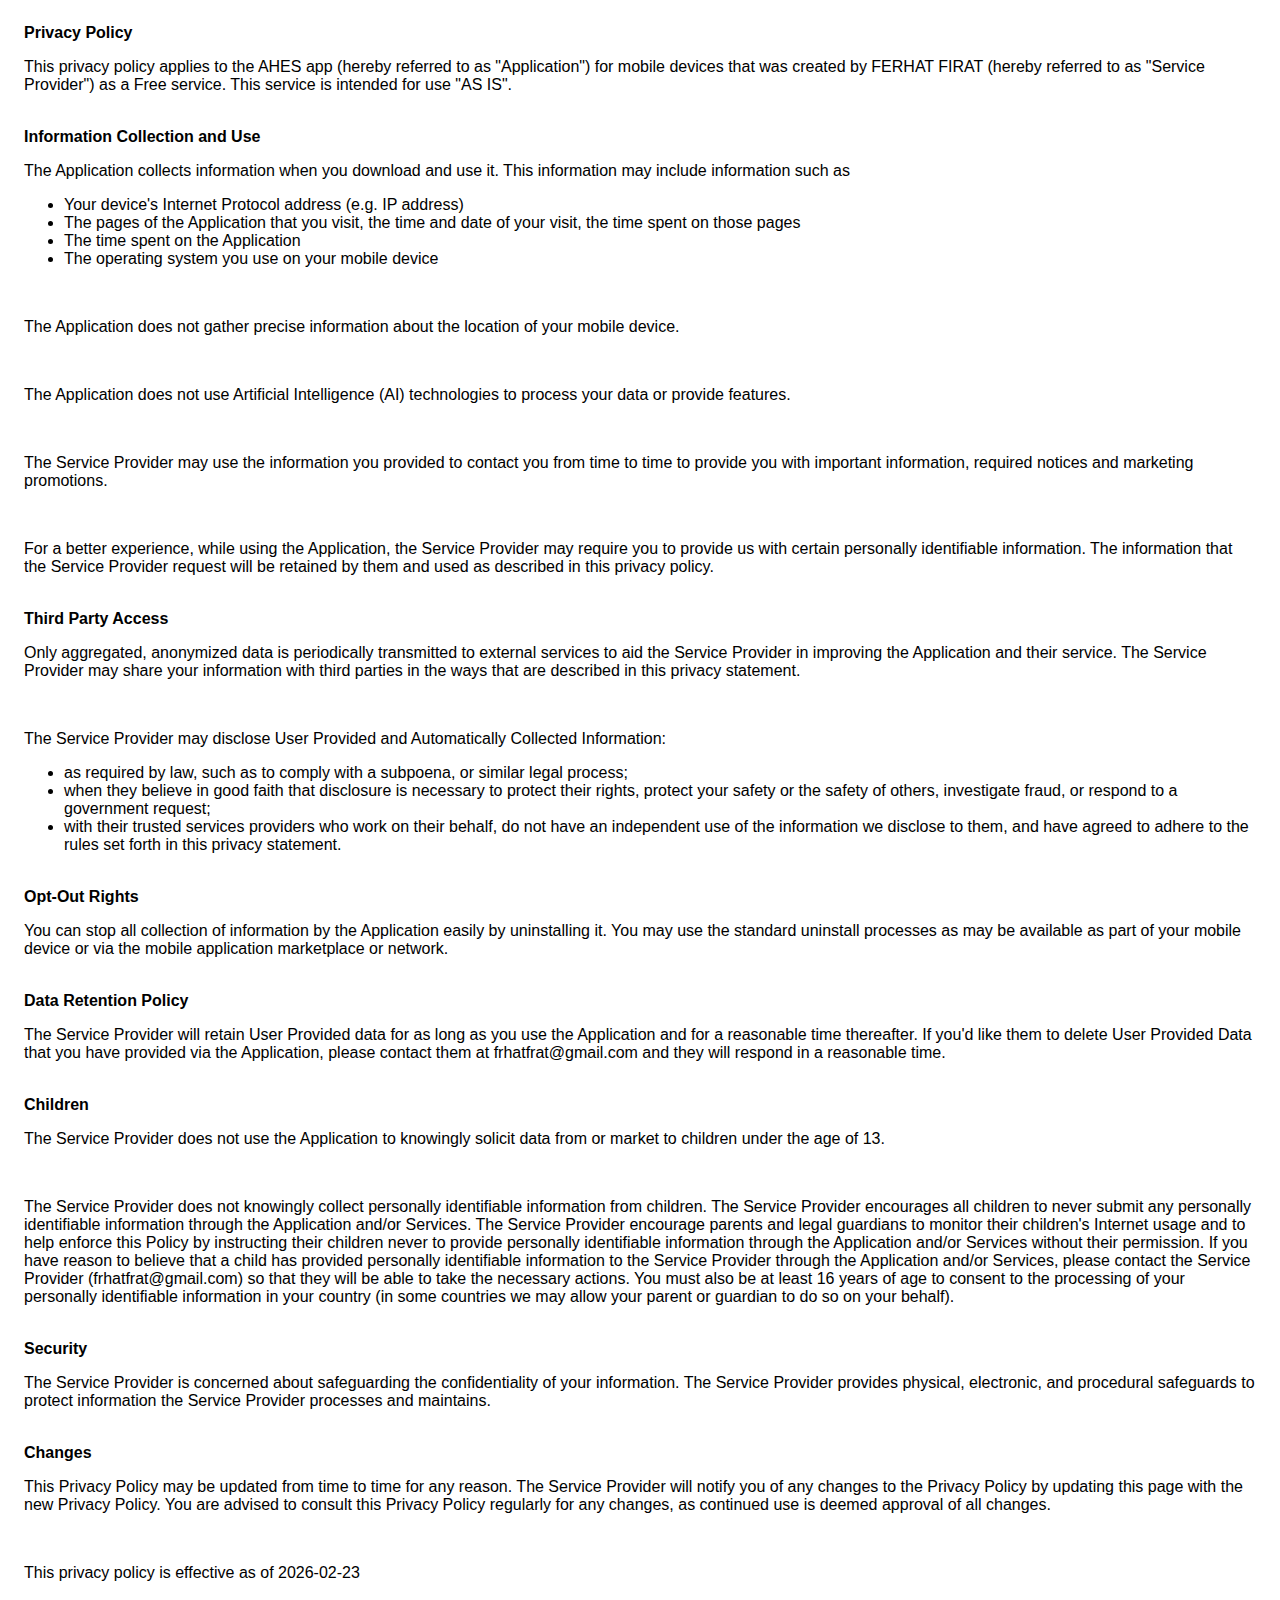
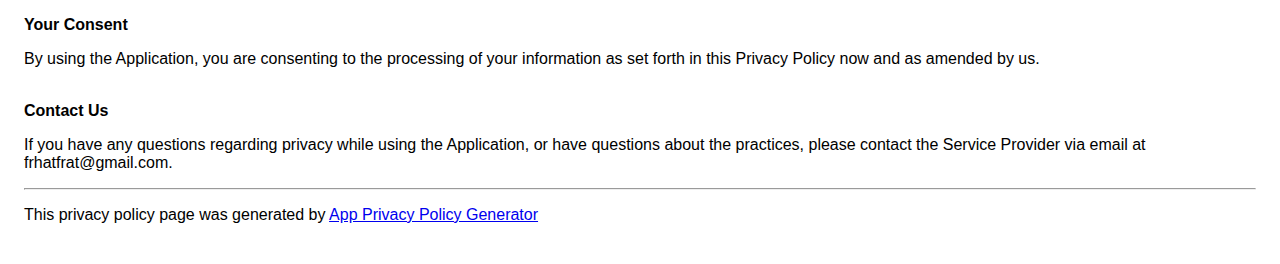
<file: ahes-privacy-policy.html>
<!DOCTYPE html>
    <html>
    <head>
      <meta charset='utf-8'>
      <meta name='viewport' content='width=device-width'>
      <title>Privacy Policy</title>
      <style> body { font-family: 'Helvetica Neue', Helvetica, Arial, sans-serif; padding:1em; } </style>
    </head>
    <body>
    <strong>Privacy Policy</strong><p>This privacy policy applies to the AHES app (hereby referred to as "Application") for mobile devices that was created by FERHAT FIRAT (hereby referred to as "Service Provider") as a Free service. This service is intended for use "AS IS".</p><br><strong>Information Collection and Use</strong><p>The Application collects information when you download and use it. This information may include information such as </p><ul><li>Your device's Internet Protocol address (e.g. IP address)</li><li>The pages of the Application that you visit, the time and date of your visit, the time spent on those pages</li><li>The time spent on the Application</li><li>The operating system you use on your mobile device</li></ul><p></p><br><p>The Application does not gather precise information about the location of your mobile device.</p><!----><br><p>The Application does not use Artificial Intelligence (AI) technologies to process your data or provide features.</p><br><p>The Service Provider may use the information you provided to contact you from time to time to provide you with important information, required notices and marketing promotions.</p><br><p>For a better experience, while using the Application, the Service Provider may require you to provide us with certain personally identifiable information. The information that the Service Provider request will be retained by them and used as described in this privacy policy.</p><br><strong>Third Party Access</strong><p>Only aggregated, anonymized data is periodically transmitted to external services to aid the Service Provider in improving the Application and their service. The Service Provider may share your information with third parties in the ways that are described in this privacy statement.</p><!----><br><p>The Service Provider may disclose User Provided and Automatically Collected Information:</p><ul><li>as required by law, such as to comply with a subpoena, or similar legal process;</li><li>when they believe in good faith that disclosure is necessary to protect their rights, protect your safety or the safety of others, investigate fraud, or respond to a government request;</li><li>with their trusted services providers who work on their behalf, do not have an independent use of the information we disclose to them, and have agreed to adhere to the rules set forth in this privacy statement.</li></ul><p></p><br><strong>Opt-Out Rights</strong><p>You can stop all collection of information by the Application easily by uninstalling it. You may use the standard uninstall processes as may be available as part of your mobile device or via the mobile application marketplace or network.</p><br><strong>Data Retention Policy</strong><p>The Service Provider will retain User Provided data for as long as you use the Application and for a reasonable time thereafter. If you'd like them to delete User Provided Data that you have provided via the Application, please contact them at frhatfrat@gmail.com and they will respond in a reasonable time.</p><br><strong>Children</strong><p>The Service Provider does not use the Application to knowingly solicit data from or market to children under the age of 13.</p><div><br><p>The Service Provider does not knowingly collect personally identifiable information from children. The Service Provider encourages all children to never submit any personally identifiable information through the Application and/or Services. The Service Provider encourage parents and legal guardians to monitor their children's Internet usage and to help enforce this Policy by instructing their children never to provide personally identifiable information through the Application and/or Services without their permission. If you have reason to believe that a child has provided personally identifiable information to the Service Provider through the Application and/or Services, please contact the Service Provider <span>(frhatfrat@gmail.com)</span> so that they will be able to take the necessary actions. You must also be at least 16 years of age to consent to the processing of your personally identifiable information in your country (in some countries we may allow your parent or guardian to do so on your behalf).</p></div><br><strong>Security</strong><p>The Service Provider is concerned about safeguarding the confidentiality of your information. The Service Provider provides physical, electronic, and procedural safeguards to protect information the Service Provider processes and maintains.</p><br><strong>Changes</strong><p>This Privacy Policy may be updated from time to time for any reason. The Service Provider will notify you of any changes to the Privacy Policy by updating this page with the new Privacy Policy. You are advised to consult this Privacy Policy regularly for any changes, as continued use is deemed approval of all changes.</p><br><p>This privacy policy is effective as of 2026-02-23</p><br><strong>Your Consent</strong><p>By using the Application, you are consenting to the processing of your information as set forth in this Privacy Policy now and as amended by us.</p><br><strong>Contact Us</strong><p>If you have any questions regarding privacy while using the Application, or have questions about the practices, please contact the Service Provider via email at frhatfrat@gmail.com.</p><hr><p>This privacy policy page was generated by <a href="https://app-privacy-policy-generator.nisrulz.com/" target="_blank" rel="noopener noreferrer">App Privacy Policy Generator</a></p>
    </body>
    </html>
</file>
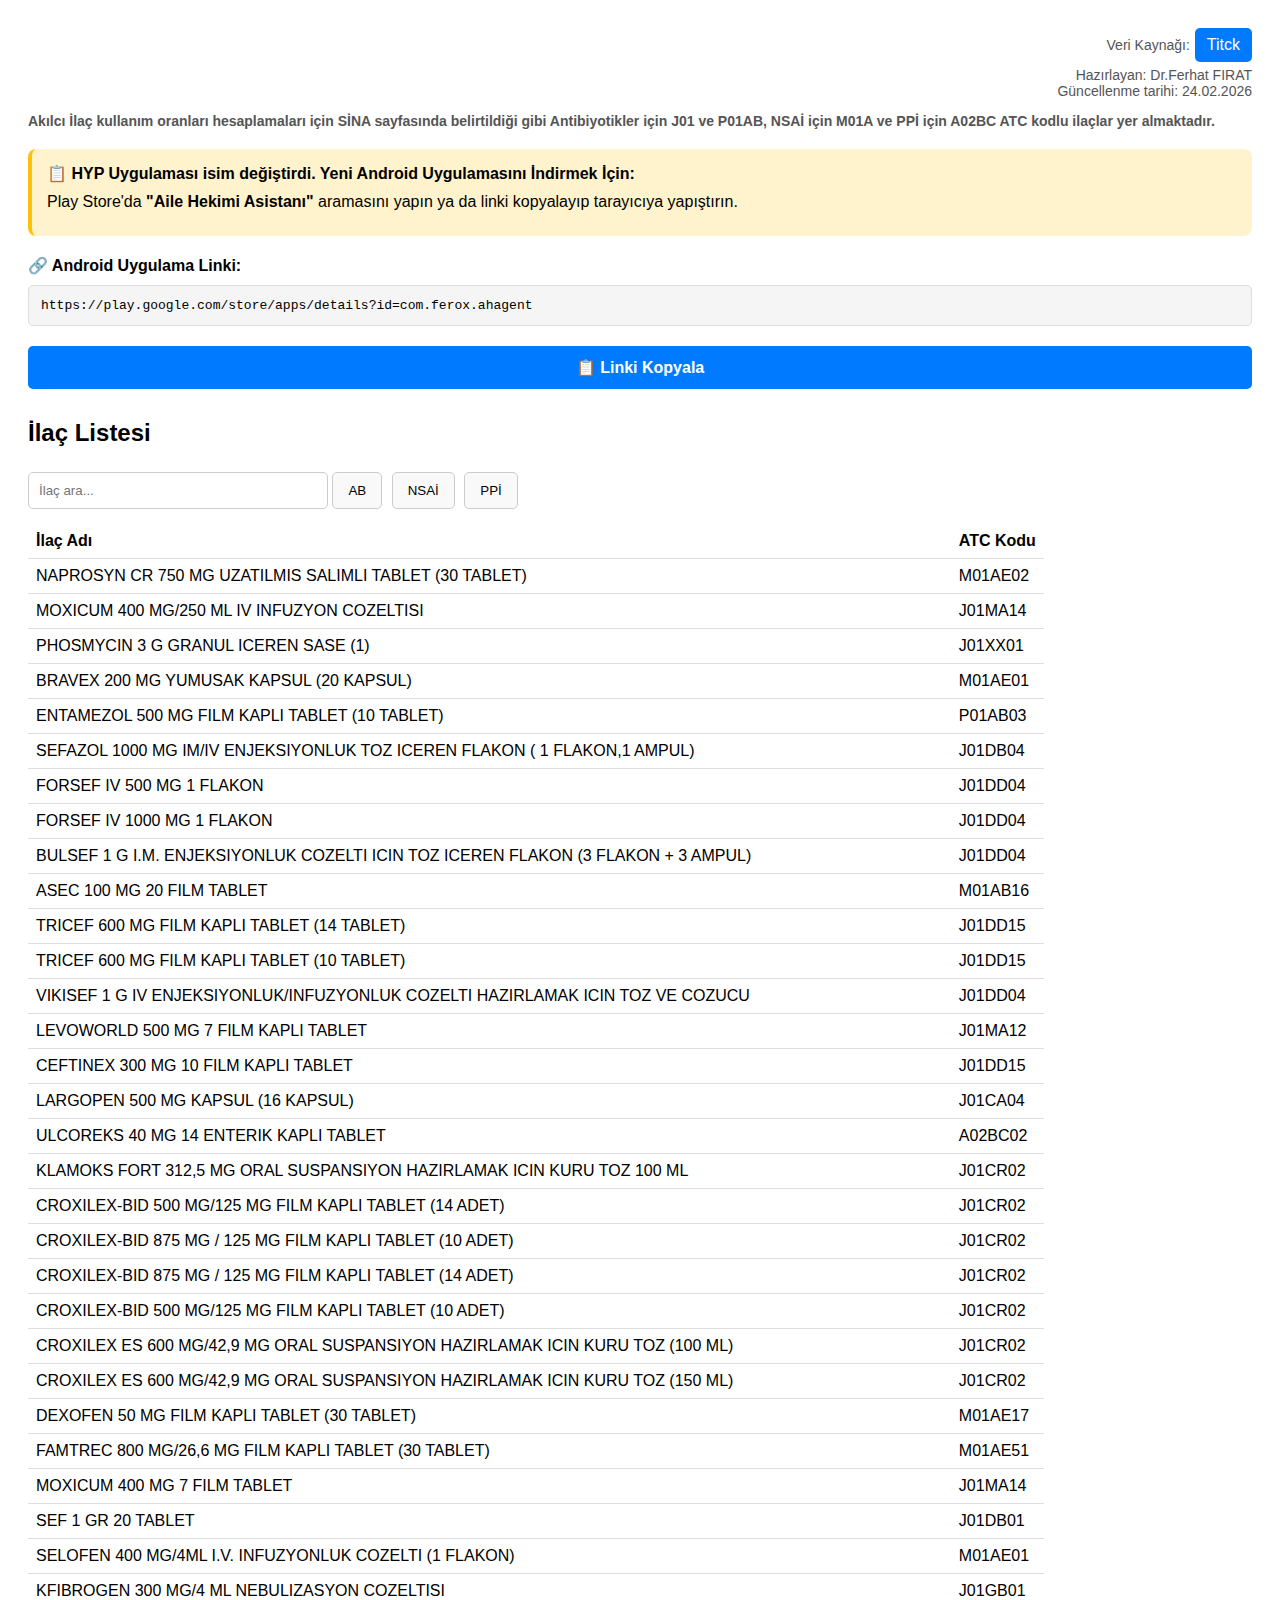
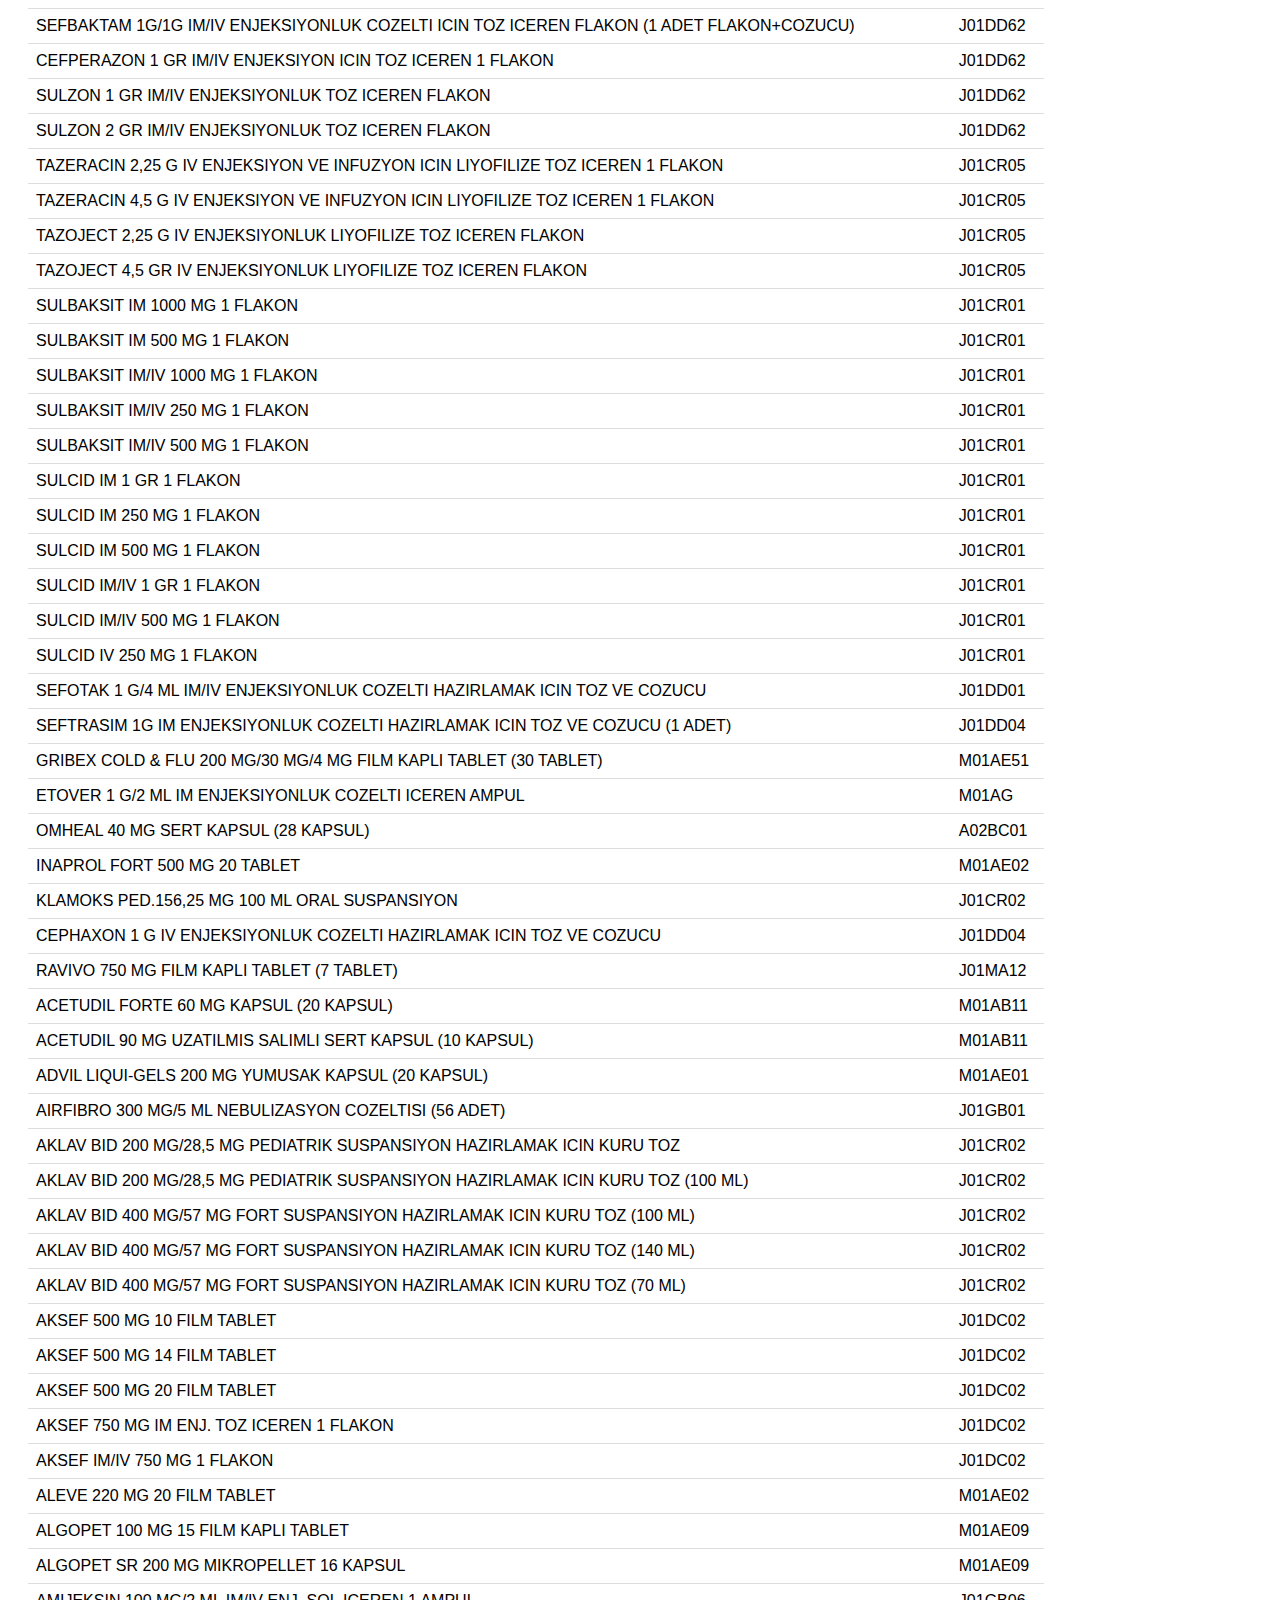
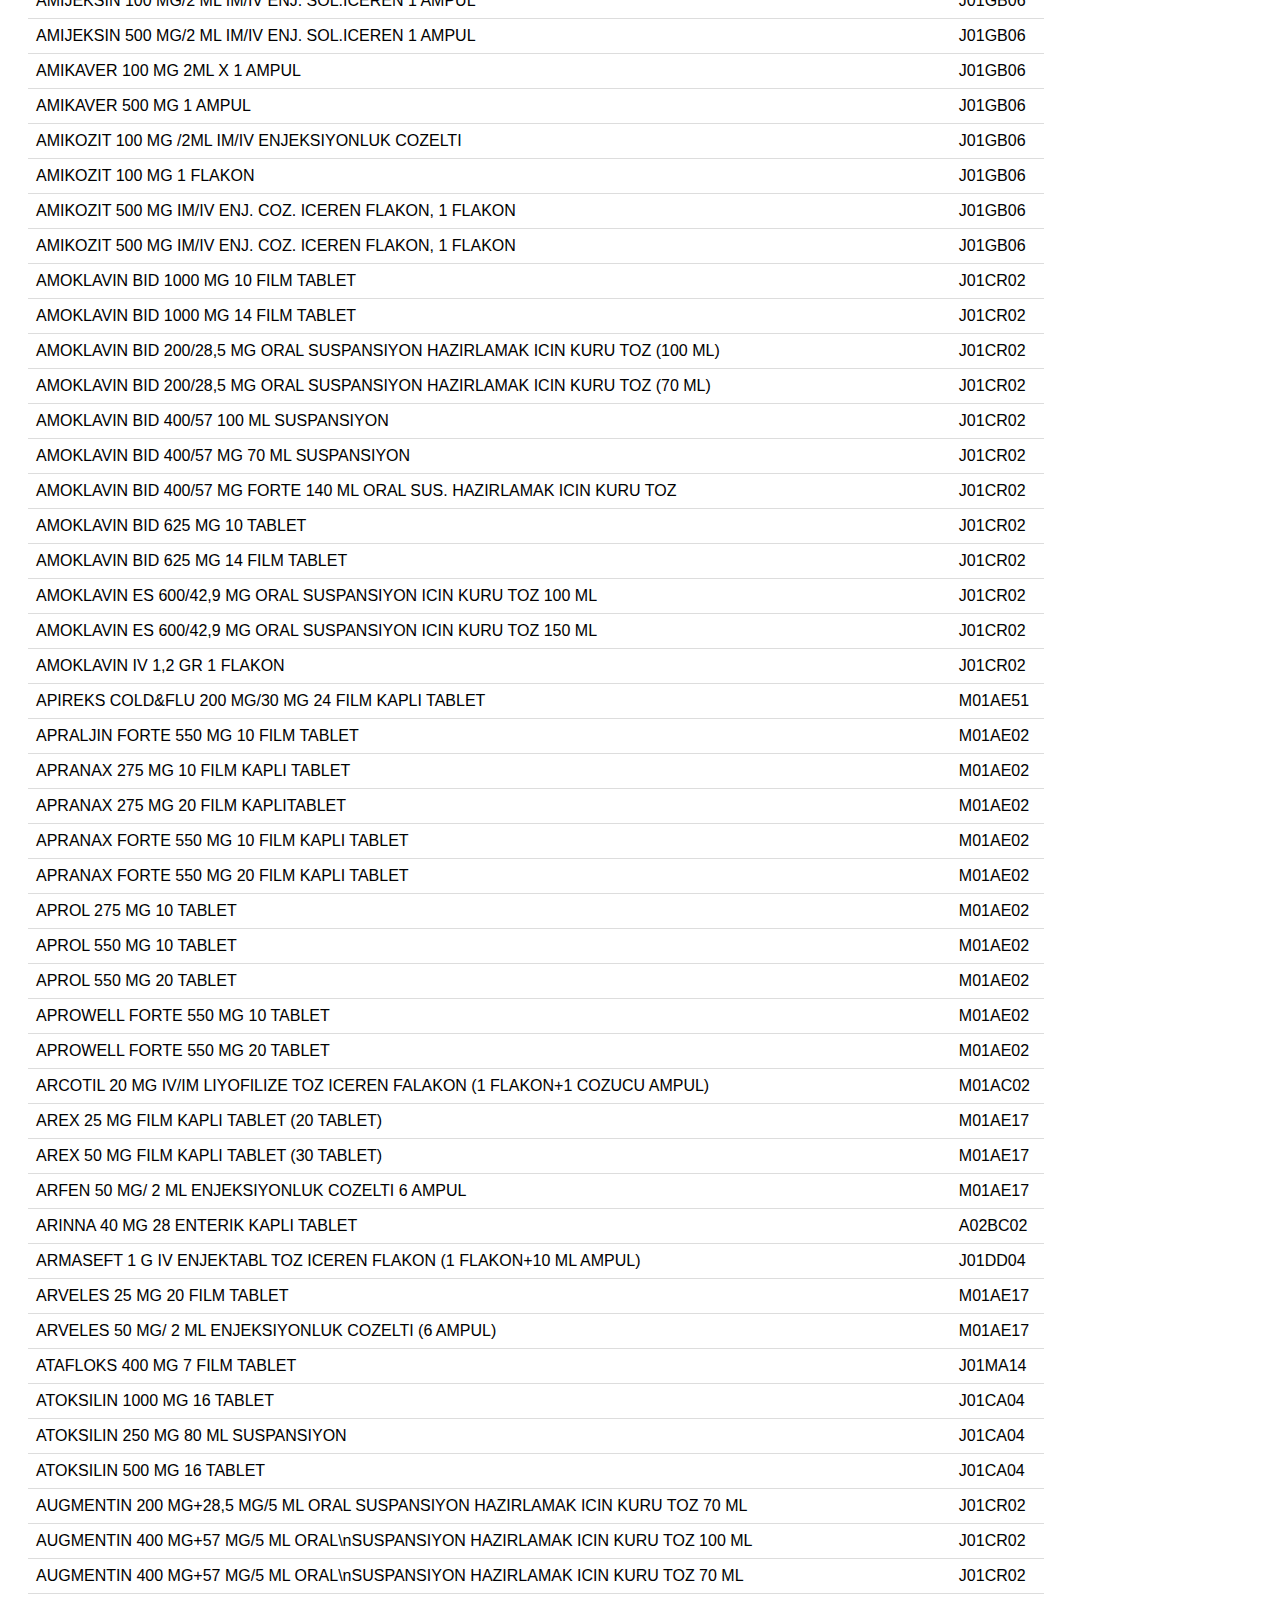
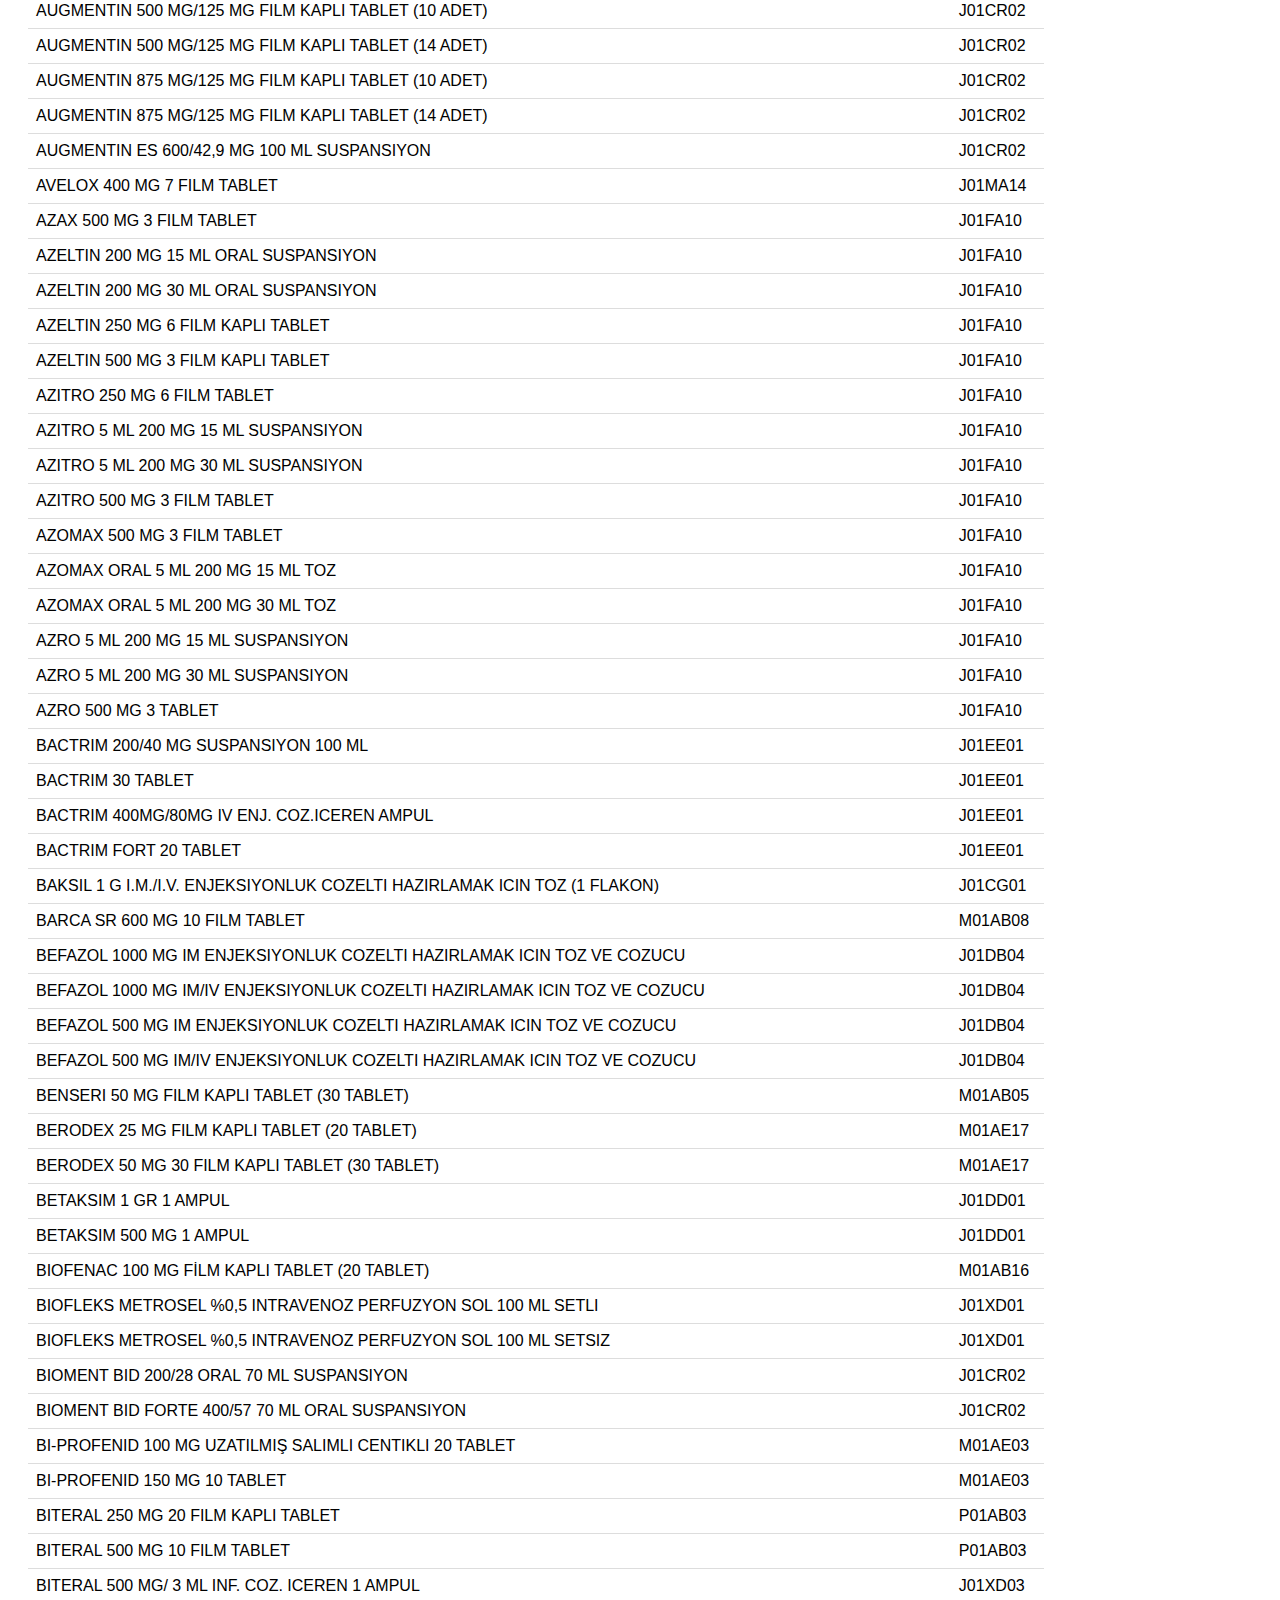
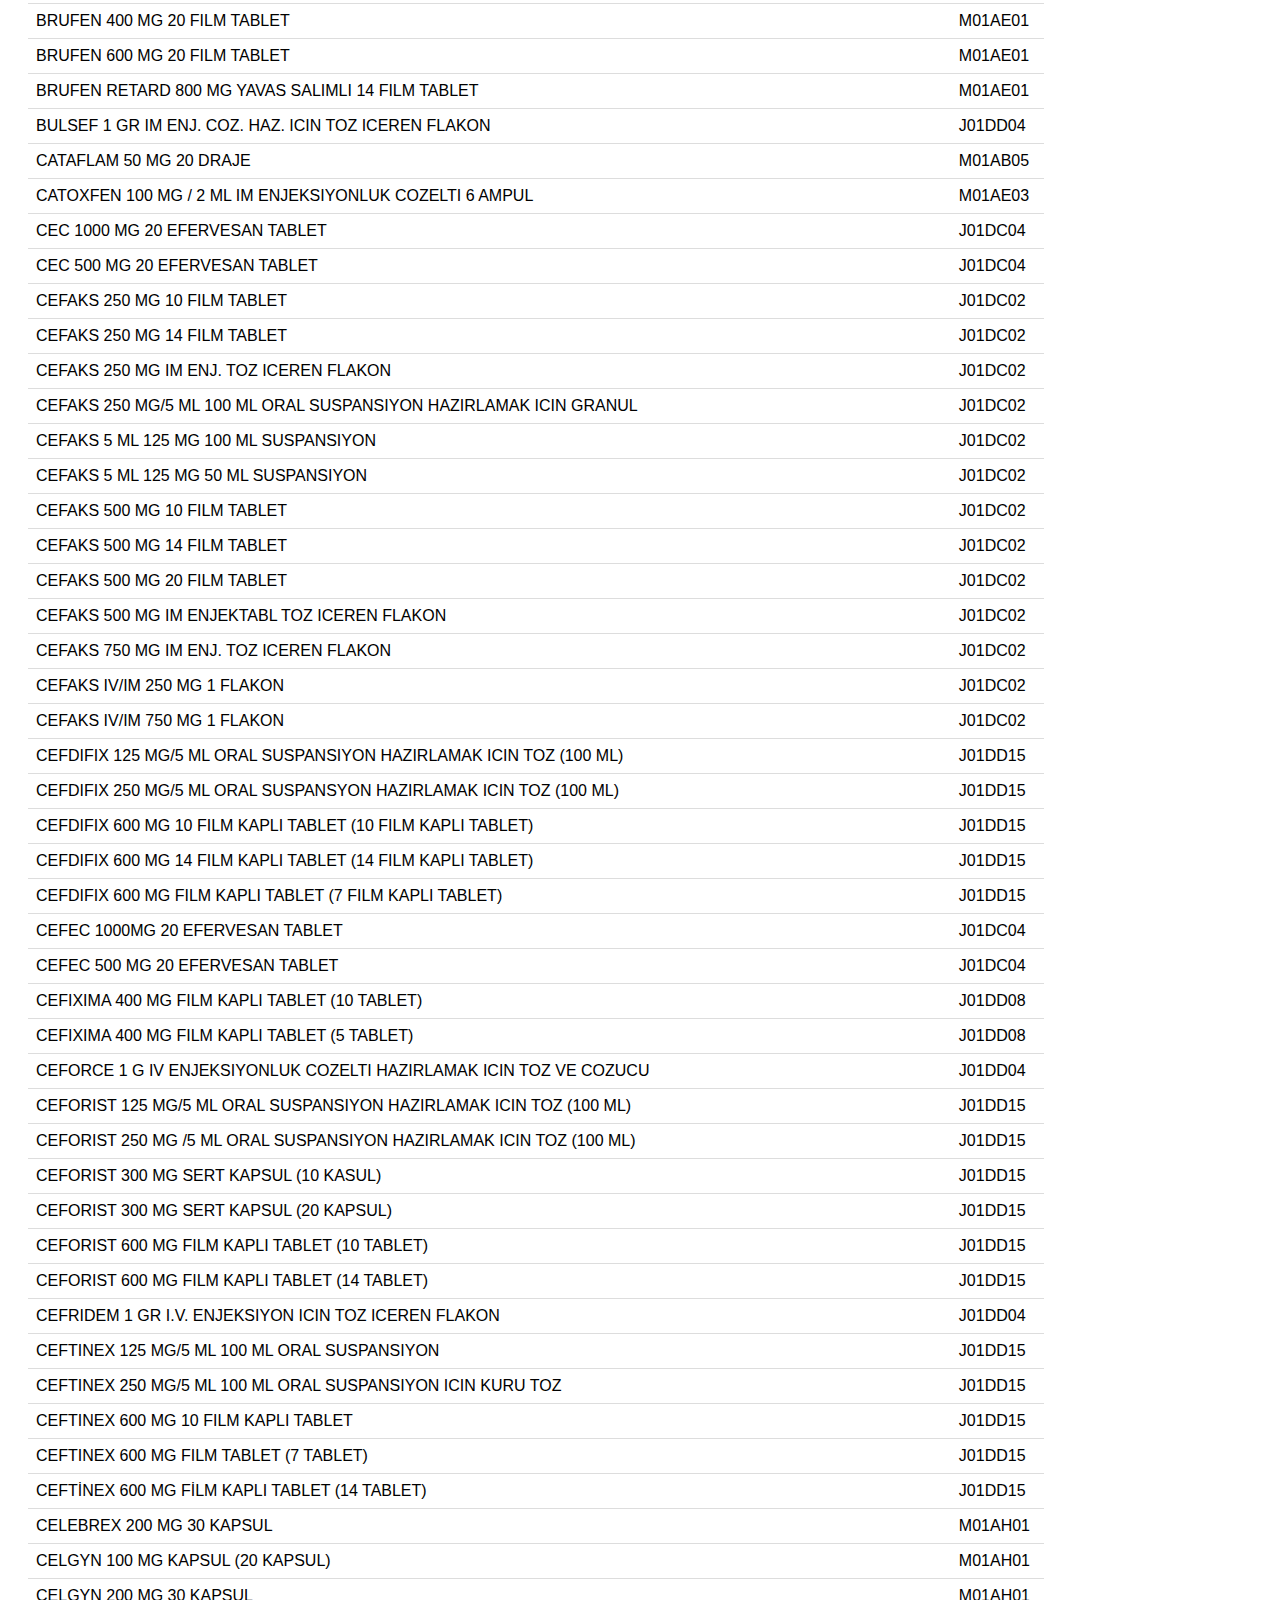
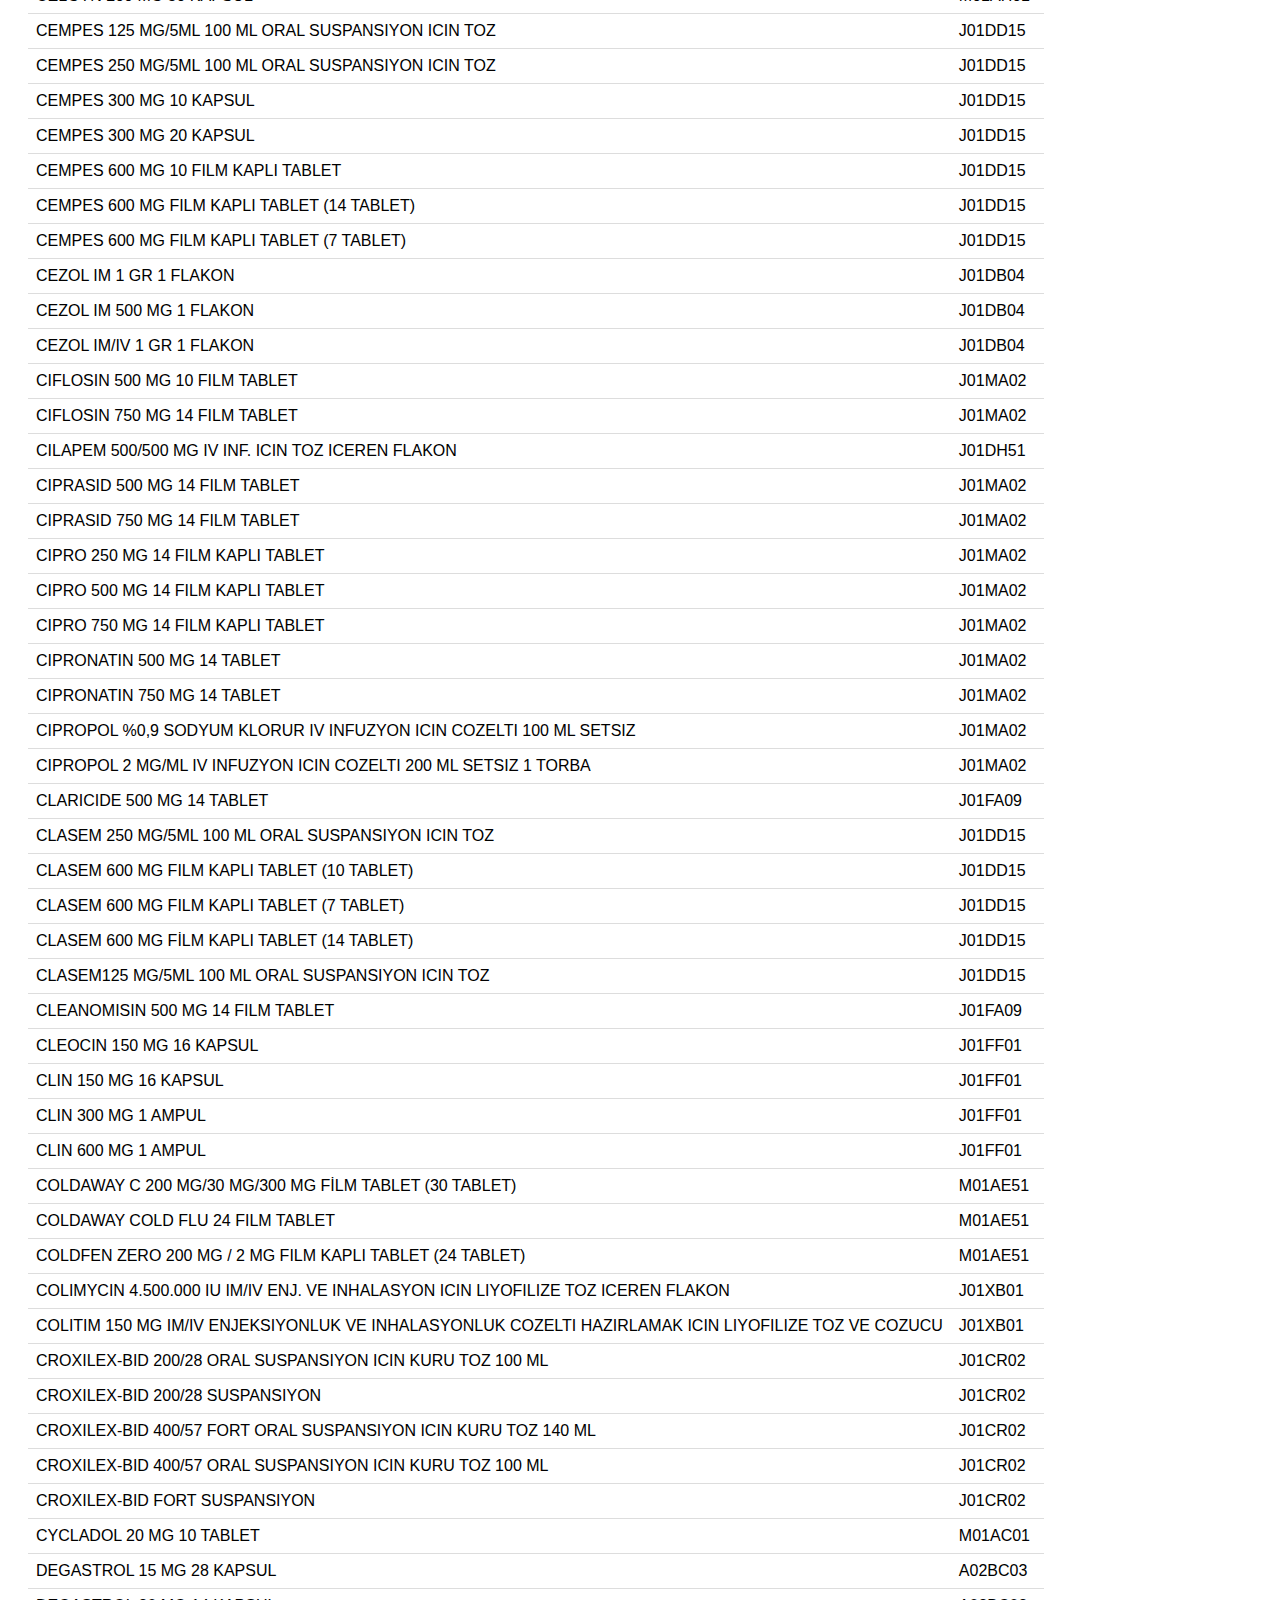
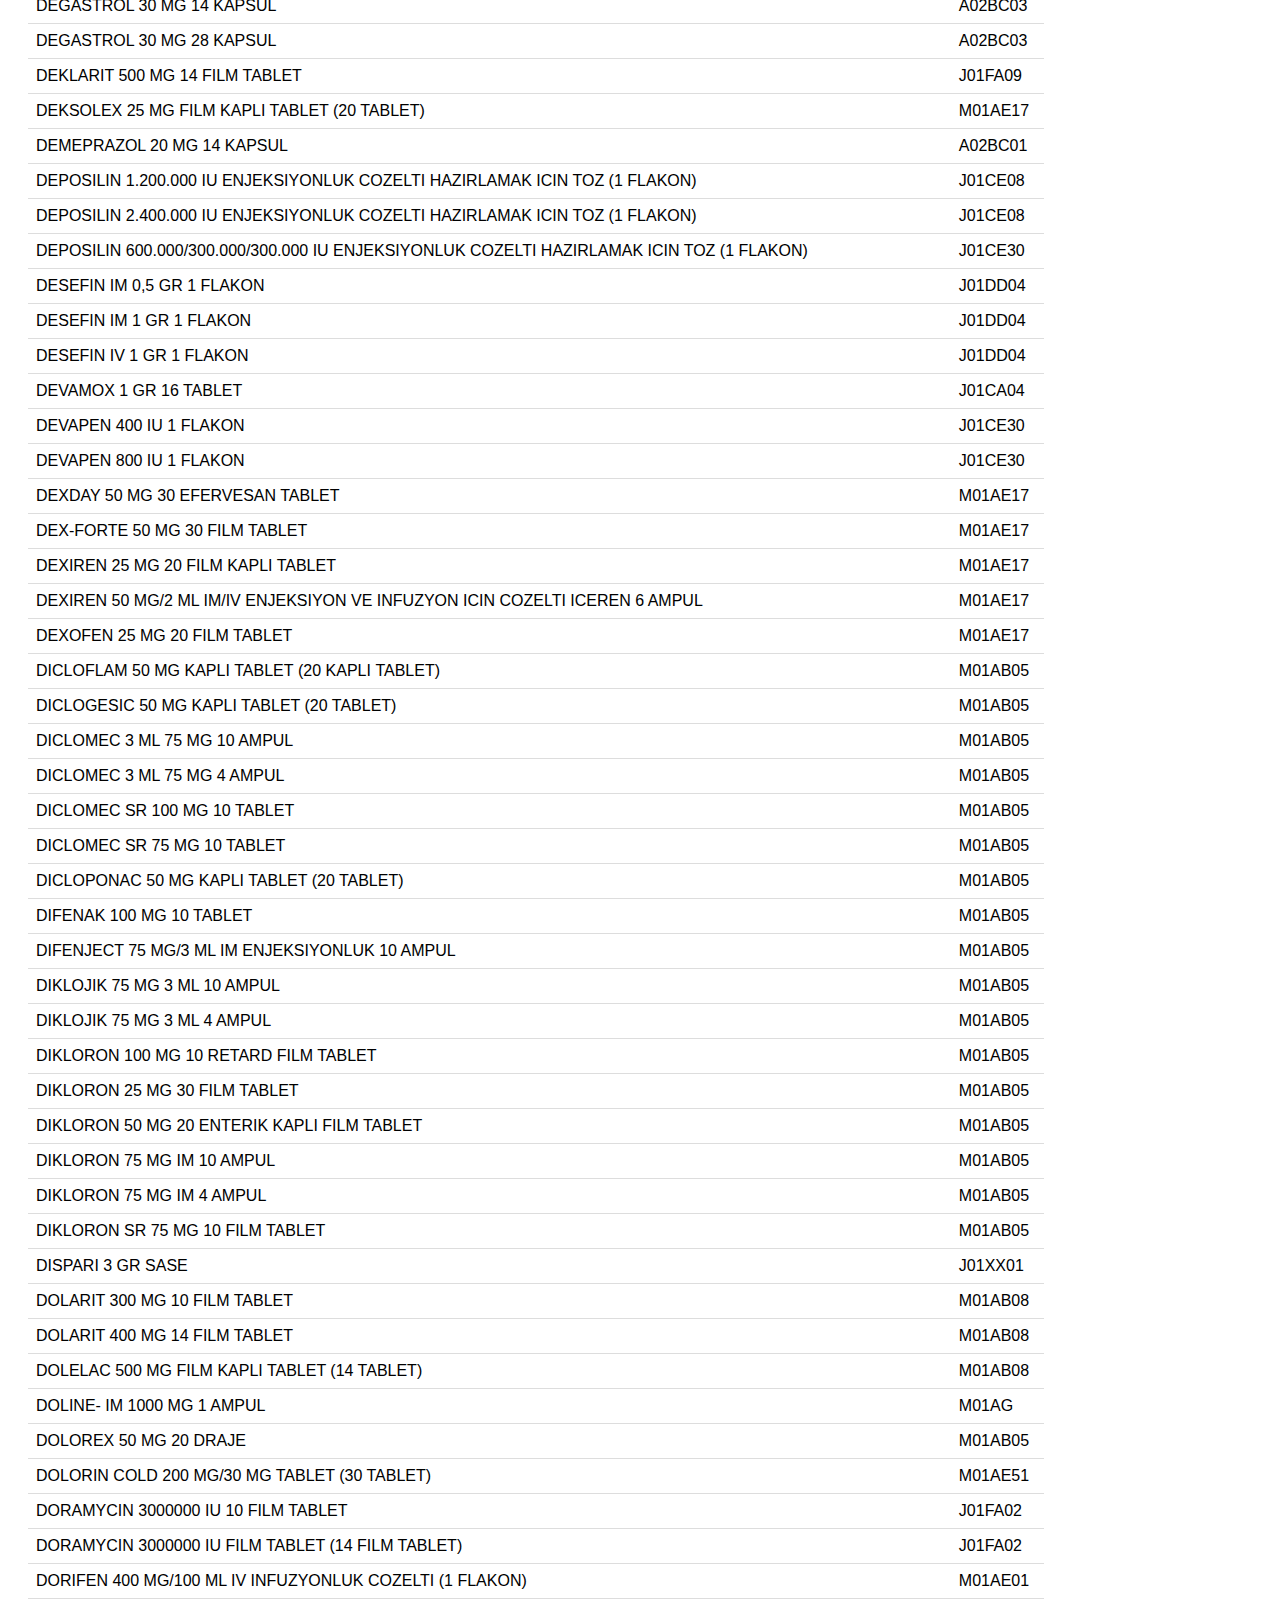
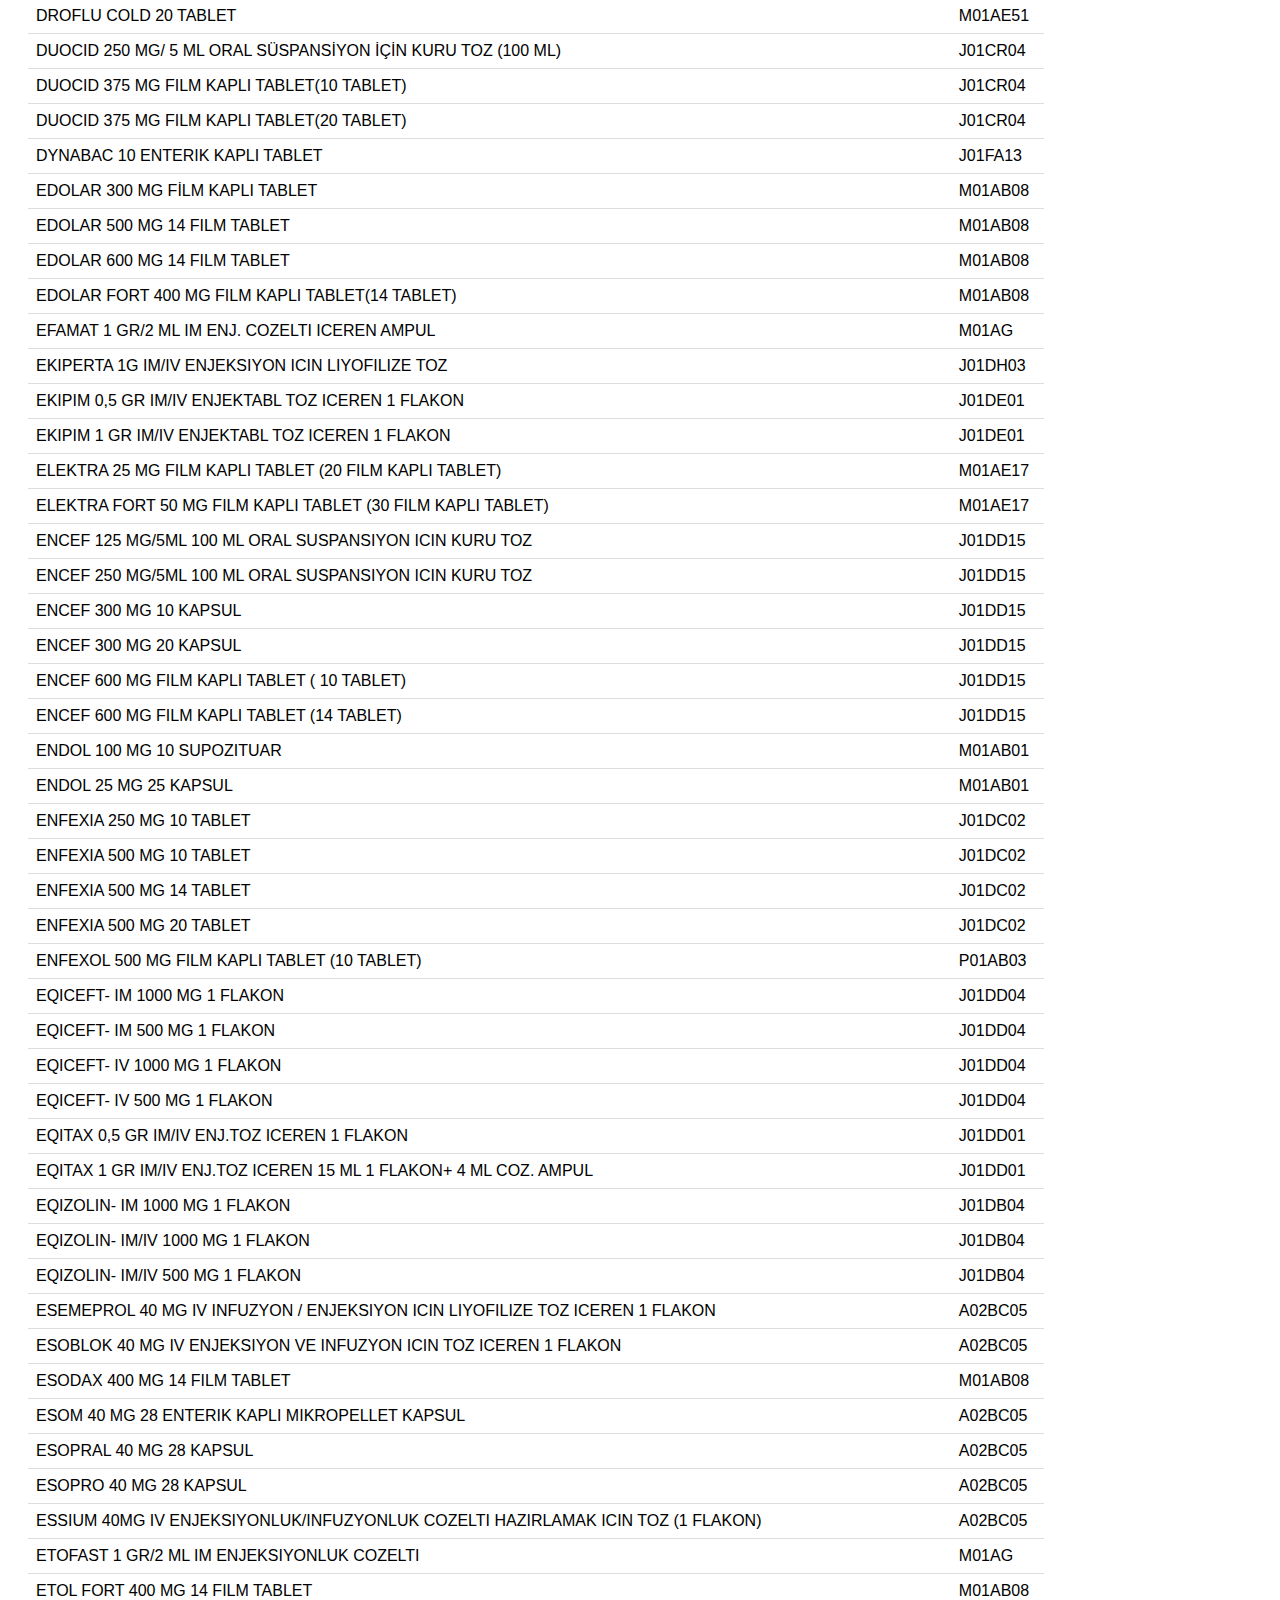
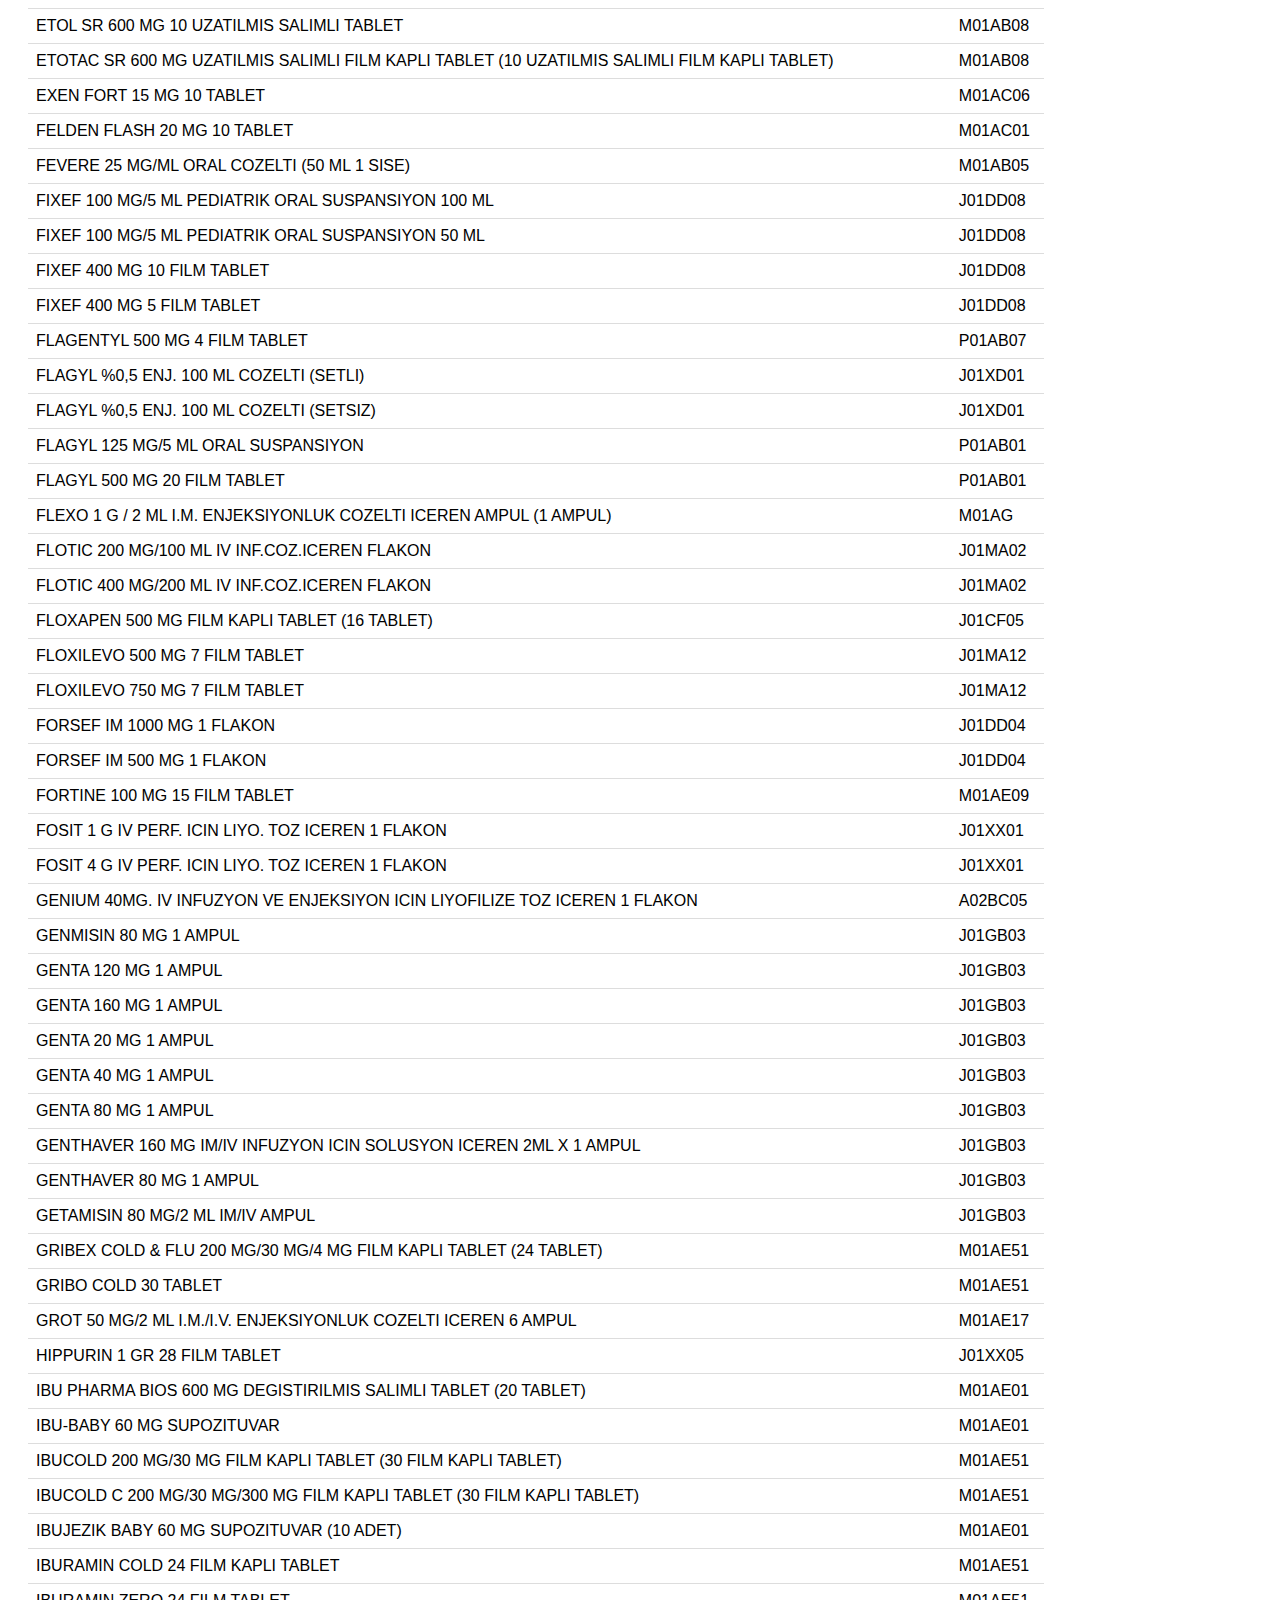
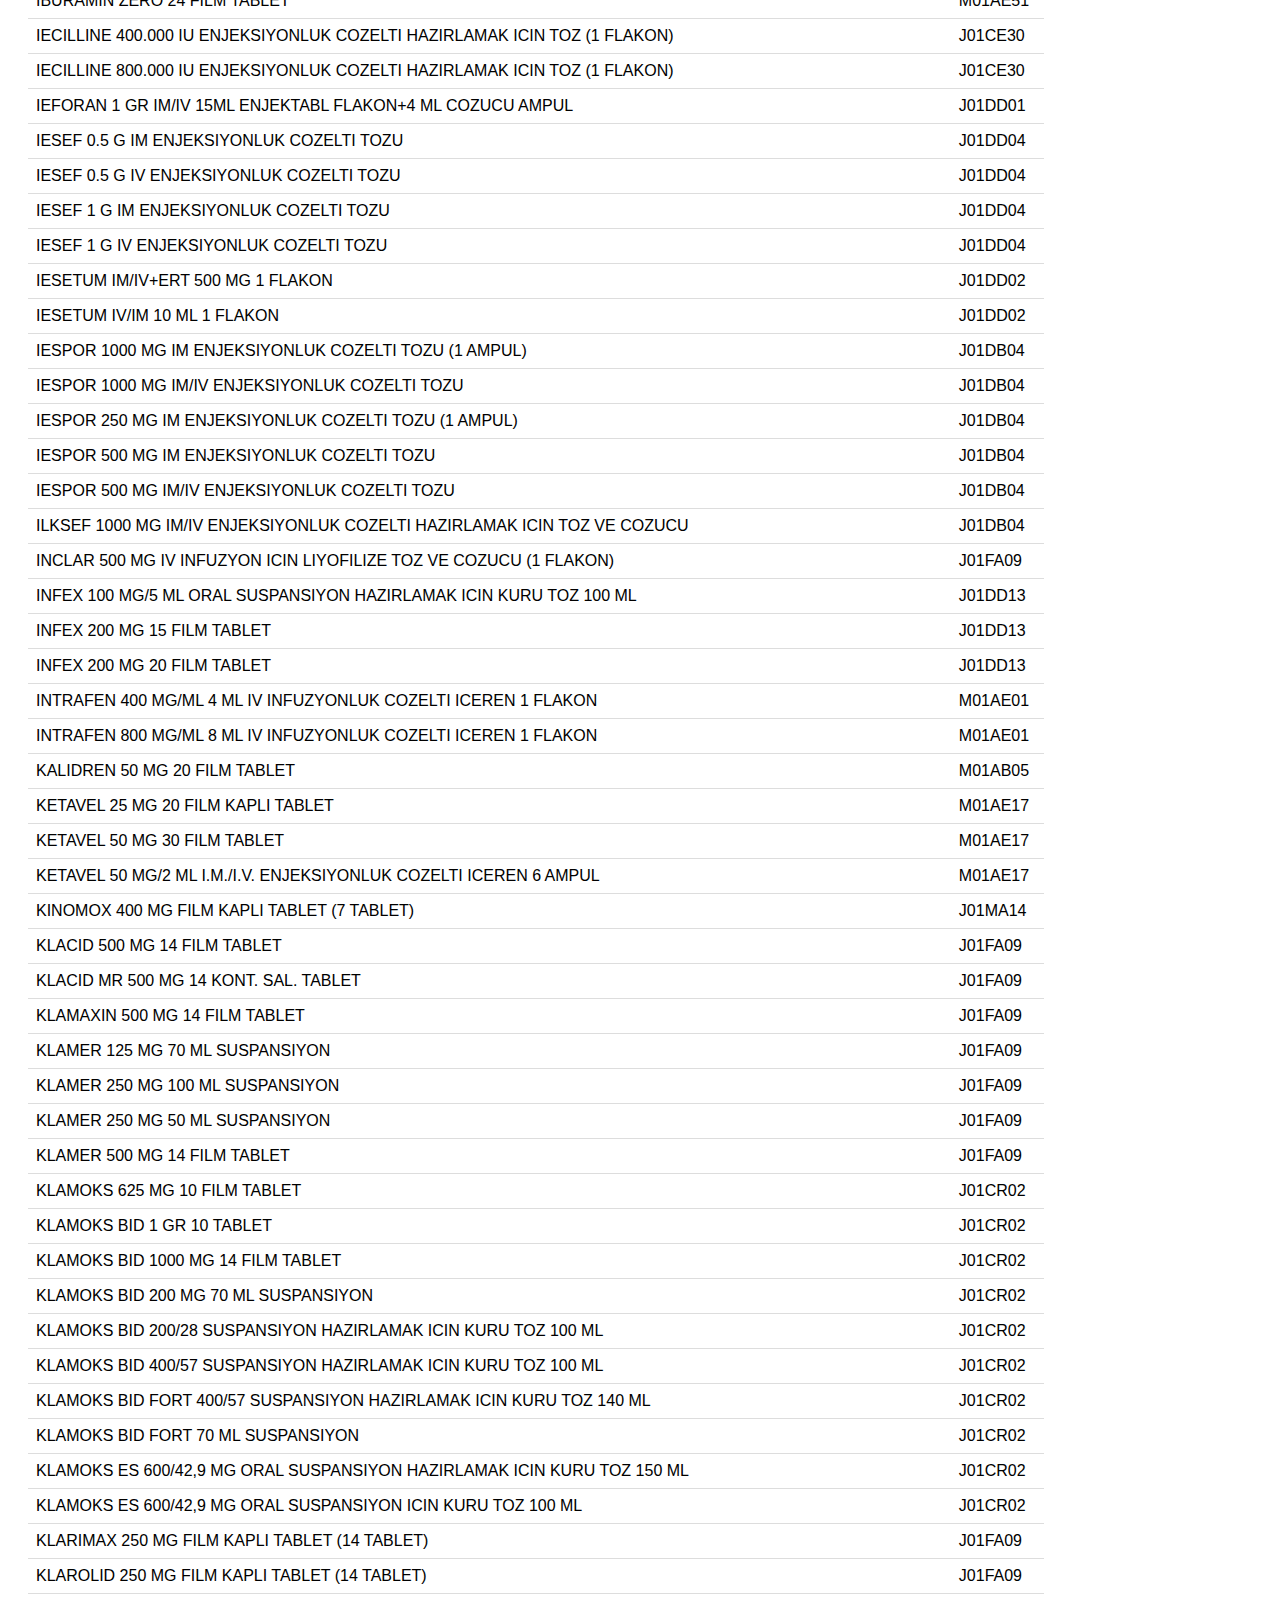
<file: ilac_listesi.html>
<!DOCTYPE html>
<html>
<head>
    <meta charset="UTF-8">
    <meta name="viewport" content="width=device-width, initial-scale=1.0">
    <title>İlaç Listesi</title>
    <style>
        body {
            font-family: Arial, sans-serif;
            padding: 20px;
        }
        #aramaKutusu {
            width: 100%;
            max-width: 300px;
            padding: 10px;
            margin-bottom: 15px;
            border: 1px solid #ccc;
            border-radius: 5px;
            box-sizing: border-box;
        }
        .filter-btn {
            padding: 10px 15px;
            margin: 5px 5px 10px 0;
            border: 1px solid #ccc;
            border-radius: 5px;
            background-color: #f9f9f9;
            cursor: pointer;
            box-sizing: border-box;
        }
        .filter-btn:hover {
            background-color: #e0e0e0;
        }
        table {
            border-collapse: collapse;
            width: 100%;
            overflow-x: auto;
            display: block;
        }
        th, td {
            text-align: left;
            padding: 8px;
            border-bottom: 1px solid #ddd;
            word-wrap: break-word;
        }
        tr:hover {
            background-color: #f1f1f1;
        }
        .copy-section {
            margin: 20px 0;
        }
        .link-box {
            background: #f5f5f5;
            padding: 12px;
            border-radius: 5px;
            font-family: monospace;
            word-break: break-all;
            margin: 10px 0;
            border: 1px solid #ddd;
        }
        .copy-button {
            background-color: #007BFF;
            color: white;
            padding: 12px 24px;
            border: none;
            border-radius: 5px;
            font-weight: bold;
            cursor: pointer;
            font-size: 16px;
            width: 100%;
            margin: 10px 0;
        }
        .copy-button:hover {
            background-color: #007BFF;
        }
        .copy-button:active {
            transform: scale(0.98);
        }
        .success-message {
            background: #007BFF;
            color: white;
            padding: 10px;
            border-radius: 5px;
            margin: 10px 0;
            display: none;
            text-align: center;
        }
        .instruction {
            background: #fff3cd;
            padding: 15px;
            border-radius: 8px;
            margin: 20px 0;
            border-left: 4px solid #ffc107;
        }
        .instruction ol {
            margin: 10px 0;
            padding-left: 20px;
        }
        .instruction li {
            margin: 5px 0;
        }
    </style>
</head>
<body>

<div style="display: flex; flex-direction: column; align-items: flex-end; margin-bottom: 10px;">
    <div style="display: flex; align-items: center; margin-bottom: 5px;">
        <span style="font-size: 14px; color: #555; margin-right: 5px;">Veri Kaynağı:</span>
        <a href="https://titck.gov.tr/dinamikmodul/43" target="_blank" 
           style="text-decoration: none; background-color: #007BFF; color: white; padding: 8px 12px; border-radius: 5px;">
            Titck
        </a>
    </div>
    <span style="font-size: 14px; color: #555;">Hazırlayan: Dr.Ferhat FIRAT</span>
    <span style="font-size: 14px; color: #555;">Güncellenme tarihi: 24.02.2026</span>
</div>

<p style="font-size: 14px; color: #555; margin-bottom: 10px;"><strong>Akılcı İlaç kullanım oranları hesaplamaları için SİNA sayfasında belirtildiği gibi Antibiyotikler için J01 ve P01AB, NSAİ için M01A ve PPİ için A02BC ATC kodlu ilaçlar yer almaktadır.</strong></p>

<div class="instruction">
    <strong>📋 HYP Uygulaması isim değiştirdi. Yeni Android Uygulamasını İndirmek İçin:</strong>
    <p style="margin: 10px 0;">
        Play Store'da <strong>"Aile Hekimi Asistanı"</strong> aramasını yapın
        ya da linki kopyalayıp tarayıcıya yapıştırın.
    </p>
</div>

<div class="copy-section">
    <strong>🔗 Android Uygulama Linki:</strong>
    <div class="link-box" id="linkText">
        https://play.google.com/store/apps/details?id=com.ferox.ahagent
    </div>
    <button class="copy-button" onclick="copyLink()">
        📋 Linki Kopyala
    </button>
    <div class="success-message" id="successMessage">
        ✅ Link kopyalandı! Tarayıcınızı açın ve yapıştırın.
    </div>

    <script>
        function copyLink() {
            var linkText = document.getElementById('linkText').textContent.trim();
            
            // Modern tarayıcılar için
            if (navigator.clipboard && navigator.clipboard.writeText) {
                navigator.clipboard.writeText(linkText).then(function() {
                    showSuccess();
                }).catch(function(err) {
                    fallbackCopy(linkText);
                });
            } else {
                fallbackCopy(linkText);
            }
        }

        function fallbackCopy(text) {
            // Eski yöntem
            var textArea = document.createElement('textarea');
            textArea.value = text;
            textArea.style.position = 'fixed';
            textArea.style.left = '-999999px';
            document.body.appendChild(textArea);
            textArea.select();
            
            try {
                document.execCommand('copy');
                showSuccess();
            } catch (err) {
                alert('Link: ' + text + '\n\nLütfen manuel olarak kopyalayın.');
            }
            
            document.body.removeChild(textArea);
        }

        function showSuccess() {
            var message = document.getElementById('successMessage');
            message.style.display = 'block';
            
            setTimeout(function() {
                message.style.display = 'none';
            }, 5000);
        }
    </script>
    
<h2>İlaç Listesi</h2>
<div>
    <input type="text" id="aramaKutusu" onkeyup="filtrele()" placeholder="İlaç ara...">
    <button class="filter-btn" onclick="filtreleATC(['J01','P01AB'])">AB</button>
    <button class="filter-btn" onclick="filtreleATC('M01A')">NSAİ</button>
    <button class="filter-btn" onclick="filtreleATC('A02BC')">PPİ</button>
</div>

<table class="dataframe ilac-tablosu" id="ilacTablosu">
  <thead>
    <tr style="text-align: right;">
      <th>İlaç Adı</th>
      <th>ATC Kodu</th>
    </tr>
  </thead>
  <tbody>
    <tr>
      <td>NAPROSYN CR 750 MG UZATILMIS SALIMLI TABLET (30 TABLET)</td>
      <td>M01AE02</td>
    </tr>
    <tr>
      <td>MOXICUM 400 MG/250 ML IV INFUZYON COZELTISI</td>
      <td>J01MA14</td>
    </tr>
    <tr>
      <td>PHOSMYCIN 3 G GRANUL ICEREN SASE (1)</td>
      <td>J01XX01</td>
    </tr>
    <tr>
      <td>BRAVEX 200 MG YUMUSAK KAPSUL (20 KAPSUL)</td>
      <td>M01AE01</td>
    </tr>
    <tr>
      <td>ENTAMEZOL 500 MG FILM KAPLI TABLET (10 TABLET)</td>
      <td>P01AB03</td>
    </tr>
    <tr>
      <td>SEFAZOL 1000 MG IM/IV ENJEKSIYONLUK TOZ ICEREN FLAKON ( 1 FLAKON,1 AMPUL)</td>
      <td>J01DB04</td>
    </tr>
    <tr>
      <td>FORSEF IV 500 MG 1 FLAKON</td>
      <td>J01DD04</td>
    </tr>
    <tr>
      <td>FORSEF IV 1000 MG 1 FLAKON</td>
      <td>J01DD04</td>
    </tr>
    <tr>
      <td>BULSEF 1 G I.M. ENJEKSIYONLUK COZELTI ICIN TOZ ICEREN FLAKON (3 FLAKON + 3 AMPUL)</td>
      <td>J01DD04</td>
    </tr>
    <tr>
      <td>ASEC 100 MG 20 FILM TABLET</td>
      <td>M01AB16</td>
    </tr>
    <tr>
      <td>TRICEF 600 MG FILM KAPLI TABLET (14 TABLET)</td>
      <td>J01DD15</td>
    </tr>
    <tr>
      <td>TRICEF 600 MG FILM KAPLI TABLET (10 TABLET)</td>
      <td>J01DD15</td>
    </tr>
    <tr>
      <td>VIKISEF 1 G IV ENJEKSIYONLUK/INFUZYONLUK COZELTI HAZIRLAMAK ICIN TOZ VE COZUCU</td>
      <td>J01DD04</td>
    </tr>
    <tr>
      <td>LEVOWORLD 500 MG 7 FILM KAPLI TABLET</td>
      <td>J01MA12</td>
    </tr>
    <tr>
      <td>CEFTINEX 300 MG 10 FILM KAPLI TABLET</td>
      <td>J01DD15</td>
    </tr>
    <tr>
      <td>LARGOPEN 500 MG KAPSUL (16 KAPSUL)</td>
      <td>J01CA04</td>
    </tr>
    <tr>
      <td>ULCOREKS 40 MG 14 ENTERIK KAPLI TABLET</td>
      <td>A02BC02</td>
    </tr>
    <tr>
      <td>KLAMOKS FORT 312,5 MG ORAL SUSPANSIYON HAZIRLAMAK ICIN KURU TOZ 100 ML</td>
      <td>J01CR02</td>
    </tr>
    <tr>
      <td>CROXILEX-BID 500 MG/125 MG FILM KAPLI TABLET (14 ADET)</td>
      <td>J01CR02</td>
    </tr>
    <tr>
      <td>CROXILEX-BID 875 MG / 125 MG FILM KAPLI TABLET (10 ADET)</td>
      <td>J01CR02</td>
    </tr>
    <tr>
      <td>CROXILEX-BID 875 MG / 125 MG FILM KAPLI TABLET (14 ADET)</td>
      <td>J01CR02</td>
    </tr>
    <tr>
      <td>CROXILEX-BID 500 MG/125 MG FILM KAPLI TABLET (10 ADET)</td>
      <td>J01CR02</td>
    </tr>
    <tr>
      <td>CROXILEX ES 600 MG/42,9 MG ORAL SUSPANSIYON HAZIRLAMAK ICIN KURU TOZ (100 ML)</td>
      <td>J01CR02</td>
    </tr>
    <tr>
      <td>CROXILEX ES 600 MG/42,9 MG ORAL SUSPANSIYON HAZIRLAMAK ICIN KURU TOZ (150 ML)</td>
      <td>J01CR02</td>
    </tr>
    <tr>
      <td>DEXOFEN 50 MG FILM KAPLI TABLET (30 TABLET)</td>
      <td>M01AE17</td>
    </tr>
    <tr>
      <td>FAMTREC 800 MG/26,6 MG FILM KAPLI TABLET (30 TABLET)</td>
      <td>M01AE51</td>
    </tr>
    <tr>
      <td>MOXICUM 400 MG 7 FILM TABLET</td>
      <td>J01MA14</td>
    </tr>
    <tr>
      <td>SEF 1 GR 20 TABLET</td>
      <td>J01DB01</td>
    </tr>
    <tr>
      <td>SELOFEN 400 MG/4ML I.V. INFUZYONLUK COZELTI (1 FLAKON)</td>
      <td>M01AE01</td>
    </tr>
    <tr>
      <td>KFIBROGEN 300 MG/4 ML NEBULIZASYON COZELTISI</td>
      <td>J01GB01</td>
    </tr>
    <tr>
      <td>SEFBAKTAM 1G/1G IM/IV ENJEKSIYONLUK COZELTI ICIN TOZ ICEREN FLAKON (1 ADET FLAKON+COZUCU)</td>
      <td>J01DD62</td>
    </tr>
    <tr>
      <td>CEFPERAZON 1 GR IM/IV ENJEKSIYON ICIN TOZ ICEREN 1 FLAKON</td>
      <td>J01DD62</td>
    </tr>
    <tr>
      <td>SULZON 1 GR IM/IV ENJEKSIYONLUK TOZ ICEREN FLAKON</td>
      <td>J01DD62</td>
    </tr>
    <tr>
      <td>SULZON 2 GR IM/IV ENJEKSIYONLUK TOZ ICEREN FLAKON</td>
      <td>J01DD62</td>
    </tr>
    <tr>
      <td>TAZERACIN 2,25 G IV ENJEKSIYON VE INFUZYON ICIN LIYOFILIZE TOZ ICEREN 1 FLAKON</td>
      <td>J01CR05</td>
    </tr>
    <tr>
      <td>TAZERACIN 4,5 G IV ENJEKSIYON VE INFUZYON ICIN LIYOFILIZE TOZ ICEREN 1 FLAKON</td>
      <td>J01CR05</td>
    </tr>
    <tr>
      <td>TAZOJECT 2,25 G IV ENJEKSIYONLUK LIYOFILIZE TOZ ICEREN FLAKON</td>
      <td>J01CR05</td>
    </tr>
    <tr>
      <td>TAZOJECT 4,5 GR IV ENJEKSIYONLUK LIYOFILIZE TOZ ICEREN FLAKON</td>
      <td>J01CR05</td>
    </tr>
    <tr>
      <td>SULBAKSIT IM 1000 MG 1 FLAKON</td>
      <td>J01CR01</td>
    </tr>
    <tr>
      <td>SULBAKSIT IM 500 MG 1 FLAKON</td>
      <td>J01CR01</td>
    </tr>
    <tr>
      <td>SULBAKSIT IM/IV 1000 MG 1 FLAKON</td>
      <td>J01CR01</td>
    </tr>
    <tr>
      <td>SULBAKSIT IM/IV 250 MG 1 FLAKON</td>
      <td>J01CR01</td>
    </tr>
    <tr>
      <td>SULBAKSIT IM/IV 500 MG 1 FLAKON</td>
      <td>J01CR01</td>
    </tr>
    <tr>
      <td>SULCID IM 1 GR 1 FLAKON</td>
      <td>J01CR01</td>
    </tr>
    <tr>
      <td>SULCID IM 250 MG 1 FLAKON</td>
      <td>J01CR01</td>
    </tr>
    <tr>
      <td>SULCID IM 500 MG 1 FLAKON</td>
      <td>J01CR01</td>
    </tr>
    <tr>
      <td>SULCID IM/IV 1 GR 1 FLAKON</td>
      <td>J01CR01</td>
    </tr>
    <tr>
      <td>SULCID IM/IV 500 MG 1 FLAKON</td>
      <td>J01CR01</td>
    </tr>
    <tr>
      <td>SULCID IV 250 MG 1 FLAKON</td>
      <td>J01CR01</td>
    </tr>
    <tr>
      <td>SEFOTAK 1 G/4 ML IM/IV ENJEKSIYONLUK COZELTI HAZIRLAMAK ICIN TOZ VE COZUCU</td>
      <td>J01DD01</td>
    </tr>
    <tr>
      <td>SEFTRASIM 1G IM ENJEKSIYONLUK COZELTI HAZIRLAMAK ICIN TOZ VE COZUCU (1 ADET)</td>
      <td>J01DD04</td>
    </tr>
    <tr>
      <td>GRIBEX COLD &amp; FLU 200 MG/30 MG/4 MG FILM KAPLI TABLET (30 TABLET)</td>
      <td>M01AE51</td>
    </tr>
    <tr>
      <td>ETOVER 1 G/2 ML IM ENJEKSIYONLUK COZELTI ICEREN AMPUL</td>
      <td>M01AG</td>
    </tr>
    <tr>
      <td>OMHEAL 40 MG SERT KAPSUL (28 KAPSUL)</td>
      <td>A02BC01</td>
    </tr>
    <tr>
      <td>INAPROL FORT 500 MG 20 TABLET</td>
      <td>M01AE02</td>
    </tr>
    <tr>
      <td>KLAMOKS PED.156,25 MG 100 ML ORAL SUSPANSIYON</td>
      <td>J01CR02</td>
    </tr>
    <tr>
      <td>CEPHAXON 1 G IV ENJEKSIYONLUK COZELTI HAZIRLAMAK ICIN TOZ VE COZUCU</td>
      <td>J01DD04</td>
    </tr>
    <tr>
      <td>RAVIVO 750 MG FILM KAPLI TABLET (7 TABLET)</td>
      <td>J01MA12</td>
    </tr>
    <tr>
      <td>ACETUDIL  FORTE 60 MG KAPSUL (20 KAPSUL)</td>
      <td>M01AB11</td>
    </tr>
    <tr>
      <td>ACETUDIL 90 MG UZATILMIS SALIMLI SERT KAPSUL (10 KAPSUL)</td>
      <td>M01AB11</td>
    </tr>
    <tr>
      <td>ADVIL LIQUI-GELS 200 MG YUMUSAK KAPSUL (20 KAPSUL)</td>
      <td>M01AE01</td>
    </tr>
    <tr>
      <td>AIRFIBRO 300 MG/5 ML NEBULIZASYON COZELTISI (56 ADET)</td>
      <td>J01GB01</td>
    </tr>
    <tr>
      <td>AKLAV BID 200 MG/28,5 MG PEDIATRIK SUSPANSIYON HAZIRLAMAK ICIN KURU TOZ</td>
      <td>J01CR02</td>
    </tr>
    <tr>
      <td>AKLAV BID 200 MG/28,5 MG PEDIATRIK SUSPANSIYON HAZIRLAMAK ICIN KURU TOZ (100 ML)</td>
      <td>J01CR02</td>
    </tr>
    <tr>
      <td>AKLAV BID 400 MG/57 MG FORT SUSPANSIYON HAZIRLAMAK ICIN KURU TOZ (100 ML)</td>
      <td>J01CR02</td>
    </tr>
    <tr>
      <td>AKLAV BID 400 MG/57 MG FORT SUSPANSIYON HAZIRLAMAK ICIN KURU TOZ (140 ML)</td>
      <td>J01CR02</td>
    </tr>
    <tr>
      <td>AKLAV BID 400 MG/57 MG FORT SUSPANSIYON HAZIRLAMAK ICIN KURU TOZ (70 ML)</td>
      <td>J01CR02</td>
    </tr>
    <tr>
      <td>AKSEF 500 MG 10 FILM TABLET</td>
      <td>J01DC02</td>
    </tr>
    <tr>
      <td>AKSEF 500 MG 14 FILM TABLET</td>
      <td>J01DC02</td>
    </tr>
    <tr>
      <td>AKSEF 500 MG 20 FILM TABLET</td>
      <td>J01DC02</td>
    </tr>
    <tr>
      <td>AKSEF 750 MG IM ENJ. TOZ ICEREN 1 FLAKON</td>
      <td>J01DC02</td>
    </tr>
    <tr>
      <td>AKSEF IM/IV 750 MG 1 FLAKON</td>
      <td>J01DC02</td>
    </tr>
    <tr>
      <td>ALEVE 220 MG 20 FILM TABLET</td>
      <td>M01AE02</td>
    </tr>
    <tr>
      <td>ALGOPET 100 MG 15 FILM KAPLI TABLET</td>
      <td>M01AE09</td>
    </tr>
    <tr>
      <td>ALGOPET SR 200 MG MIKROPELLET 16 KAPSUL</td>
      <td>M01AE09</td>
    </tr>
    <tr>
      <td>AMIJEKSIN 100 MG/2 ML IM/IV ENJ. SOL.ICEREN 1 AMPUL</td>
      <td>J01GB06</td>
    </tr>
    <tr>
      <td>AMIJEKSIN 500 MG/2 ML IM/IV ENJ. SOL.ICEREN 1 AMPUL</td>
      <td>J01GB06</td>
    </tr>
    <tr>
      <td>AMIKAVER 100 MG 2ML X 1 AMPUL</td>
      <td>J01GB06</td>
    </tr>
    <tr>
      <td>AMIKAVER 500 MG 1 AMPUL</td>
      <td>J01GB06</td>
    </tr>
    <tr>
      <td>AMIKOZIT 100 MG /2ML IM/IV ENJEKSIYONLUK COZELTI</td>
      <td>J01GB06</td>
    </tr>
    <tr>
      <td>AMIKOZIT 100 MG 1 FLAKON</td>
      <td>J01GB06</td>
    </tr>
    <tr>
      <td>AMIKOZIT 500 MG IM/IV ENJ. COZ. ICEREN FLAKON, 1 FLAKON</td>
      <td>J01GB06</td>
    </tr>
    <tr>
      <td>AMIKOZIT 500 MG IM/IV ENJ. COZ. ICEREN FLAKON, 1 FLAKON</td>
      <td>J01GB06</td>
    </tr>
    <tr>
      <td>AMOKLAVIN BID 1000 MG 10 FILM TABLET</td>
      <td>J01CR02</td>
    </tr>
    <tr>
      <td>AMOKLAVIN BID 1000 MG 14 FILM TABLET</td>
      <td>J01CR02</td>
    </tr>
    <tr>
      <td>AMOKLAVIN BID 200/28,5 MG ORAL SUSPANSIYON HAZIRLAMAK ICIN KURU TOZ (100 ML)</td>
      <td>J01CR02</td>
    </tr>
    <tr>
      <td>AMOKLAVIN BID 200/28,5 MG ORAL SUSPANSIYON HAZIRLAMAK ICIN KURU TOZ (70 ML)</td>
      <td>J01CR02</td>
    </tr>
    <tr>
      <td>AMOKLAVIN BID 400/57 100 ML SUSPANSIYON</td>
      <td>J01CR02</td>
    </tr>
    <tr>
      <td>AMOKLAVIN BID 400/57 MG 70 ML SUSPANSIYON</td>
      <td>J01CR02</td>
    </tr>
    <tr>
      <td>AMOKLAVIN BID 400/57 MG FORTE 140 ML ORAL SUS. HAZIRLAMAK ICIN KURU TOZ</td>
      <td>J01CR02</td>
    </tr>
    <tr>
      <td>AMOKLAVIN BID 625 MG 10 TABLET</td>
      <td>J01CR02</td>
    </tr>
    <tr>
      <td>AMOKLAVIN BID 625 MG 14 FILM TABLET</td>
      <td>J01CR02</td>
    </tr>
    <tr>
      <td>AMOKLAVIN ES 600/42,9 MG ORAL SUSPANSIYON ICIN KURU TOZ 100 ML</td>
      <td>J01CR02</td>
    </tr>
    <tr>
      <td>AMOKLAVIN ES 600/42,9 MG ORAL SUSPANSIYON ICIN KURU TOZ 150 ML</td>
      <td>J01CR02</td>
    </tr>
    <tr>
      <td>AMOKLAVIN IV 1,2 GR 1 FLAKON</td>
      <td>J01CR02</td>
    </tr>
    <tr>
      <td>APIREKS COLD&amp;FLU 200 MG/30 MG 24 FILM KAPLI TABLET</td>
      <td>M01AE51</td>
    </tr>
    <tr>
      <td>APRALJIN FORTE 550 MG 10 FILM TABLET</td>
      <td>M01AE02</td>
    </tr>
    <tr>
      <td>APRANAX 275 MG 10 FILM KAPLI TABLET</td>
      <td>M01AE02</td>
    </tr>
    <tr>
      <td>APRANAX 275 MG 20 FILM KAPLITABLET</td>
      <td>M01AE02</td>
    </tr>
    <tr>
      <td>APRANAX FORTE 550 MG 10 FILM KAPLI TABLET</td>
      <td>M01AE02</td>
    </tr>
    <tr>
      <td>APRANAX FORTE 550 MG 20 FILM KAPLI TABLET</td>
      <td>M01AE02</td>
    </tr>
    <tr>
      <td>APROL 275 MG 10 TABLET</td>
      <td>M01AE02</td>
    </tr>
    <tr>
      <td>APROL 550 MG 10 TABLET</td>
      <td>M01AE02</td>
    </tr>
    <tr>
      <td>APROL 550 MG 20 TABLET</td>
      <td>M01AE02</td>
    </tr>
    <tr>
      <td>APROWELL FORTE 550 MG 10 TABLET</td>
      <td>M01AE02</td>
    </tr>
    <tr>
      <td>APROWELL FORTE 550 MG 20 TABLET</td>
      <td>M01AE02</td>
    </tr>
    <tr>
      <td>ARCOTIL 20 MG IV/IM LIYOFILIZE TOZ ICEREN FALAKON (1 FLAKON+1 COZUCU AMPUL)</td>
      <td>M01AC02</td>
    </tr>
    <tr>
      <td>AREX 25 MG FILM KAPLI TABLET (20 TABLET)</td>
      <td>M01AE17</td>
    </tr>
    <tr>
      <td>AREX 50 MG FILM KAPLI TABLET (30 TABLET)</td>
      <td>M01AE17</td>
    </tr>
    <tr>
      <td>ARFEN 50 MG/ 2 ML ENJEKSIYONLUK COZELTI 6 AMPUL</td>
      <td>M01AE17</td>
    </tr>
    <tr>
      <td>ARINNA 40 MG 28 ENTERIK KAPLI TABLET</td>
      <td>A02BC02</td>
    </tr>
    <tr>
      <td>ARMASEFT 1 G IV ENJEKTABL TOZ ICEREN FLAKON (1 FLAKON+10 ML AMPUL)</td>
      <td>J01DD04</td>
    </tr>
    <tr>
      <td>ARVELES 25 MG 20 FILM TABLET</td>
      <td>M01AE17</td>
    </tr>
    <tr>
      <td>ARVELES 50 MG/ 2 ML ENJEKSIYONLUK COZELTI (6 AMPUL)</td>
      <td>M01AE17</td>
    </tr>
    <tr>
      <td>ATAFLOKS 400 MG 7 FILM TABLET</td>
      <td>J01MA14</td>
    </tr>
    <tr>
      <td>ATOKSILIN 1000 MG 16 TABLET</td>
      <td>J01CA04</td>
    </tr>
    <tr>
      <td>ATOKSILIN 250 MG 80 ML SUSPANSIYON</td>
      <td>J01CA04</td>
    </tr>
    <tr>
      <td>ATOKSILIN 500 MG 16 TABLET</td>
      <td>J01CA04</td>
    </tr>
    <tr>
      <td>AUGMENTIN 200 MG+28,5 MG/5 ML ORAL SUSPANSIYON HAZIRLAMAK ICIN KURU TOZ 70 ML</td>
      <td>J01CR02</td>
    </tr>
    <tr>
      <td>AUGMENTIN 400 MG+57 MG/5 ML ORAL\nSUSPANSIYON HAZIRLAMAK ICIN KURU TOZ 100 ML</td>
      <td>J01CR02</td>
    </tr>
    <tr>
      <td>AUGMENTIN 400 MG+57 MG/5 ML ORAL\nSUSPANSIYON HAZIRLAMAK ICIN KURU TOZ 70 ML</td>
      <td>J01CR02</td>
    </tr>
    <tr>
      <td>AUGMENTIN 500 MG/125 MG FILM KAPLI TABLET (10 ADET)</td>
      <td>J01CR02</td>
    </tr>
    <tr>
      <td>AUGMENTIN 500 MG/125 MG FILM KAPLI TABLET (14 ADET)</td>
      <td>J01CR02</td>
    </tr>
    <tr>
      <td>AUGMENTIN 875 MG/125 MG FILM KAPLI TABLET (10 ADET)</td>
      <td>J01CR02</td>
    </tr>
    <tr>
      <td>AUGMENTIN 875 MG/125 MG FILM KAPLI TABLET (14 ADET)</td>
      <td>J01CR02</td>
    </tr>
    <tr>
      <td>AUGMENTIN ES 600/42,9 MG 100 ML SUSPANSIYON</td>
      <td>J01CR02</td>
    </tr>
    <tr>
      <td>AVELOX 400 MG 7 FILM TABLET</td>
      <td>J01MA14</td>
    </tr>
    <tr>
      <td>AZAX 500 MG 3 FILM TABLET</td>
      <td>J01FA10</td>
    </tr>
    <tr>
      <td>AZELTIN 200 MG 15 ML ORAL SUSPANSIYON</td>
      <td>J01FA10</td>
    </tr>
    <tr>
      <td>AZELTIN 200 MG 30 ML ORAL SUSPANSIYON</td>
      <td>J01FA10</td>
    </tr>
    <tr>
      <td>AZELTIN 250 MG 6 FILM KAPLI TABLET</td>
      <td>J01FA10</td>
    </tr>
    <tr>
      <td>AZELTIN 500 MG 3 FILM KAPLI TABLET</td>
      <td>J01FA10</td>
    </tr>
    <tr>
      <td>AZITRO 250 MG 6 FILM TABLET</td>
      <td>J01FA10</td>
    </tr>
    <tr>
      <td>AZITRO 5 ML 200 MG 15 ML SUSPANSIYON</td>
      <td>J01FA10</td>
    </tr>
    <tr>
      <td>AZITRO 5 ML 200 MG 30 ML SUSPANSIYON</td>
      <td>J01FA10</td>
    </tr>
    <tr>
      <td>AZITRO 500 MG 3 FILM TABLET</td>
      <td>J01FA10</td>
    </tr>
    <tr>
      <td>AZOMAX 500 MG 3 FILM TABLET</td>
      <td>J01FA10</td>
    </tr>
    <tr>
      <td>AZOMAX ORAL 5 ML 200 MG 15 ML TOZ</td>
      <td>J01FA10</td>
    </tr>
    <tr>
      <td>AZOMAX ORAL 5 ML 200 MG 30 ML TOZ</td>
      <td>J01FA10</td>
    </tr>
    <tr>
      <td>AZRO 5 ML 200 MG 15 ML SUSPANSIYON</td>
      <td>J01FA10</td>
    </tr>
    <tr>
      <td>AZRO 5 ML 200 MG 30 ML SUSPANSIYON</td>
      <td>J01FA10</td>
    </tr>
    <tr>
      <td>AZRO 500 MG 3 TABLET</td>
      <td>J01FA10</td>
    </tr>
    <tr>
      <td>BACTRIM 200/40 MG SUSPANSIYON 100 ML</td>
      <td>J01EE01</td>
    </tr>
    <tr>
      <td>BACTRIM 30 TABLET</td>
      <td>J01EE01</td>
    </tr>
    <tr>
      <td>BACTRIM 400MG/80MG IV ENJ. COZ.ICEREN AMPUL</td>
      <td>J01EE01</td>
    </tr>
    <tr>
      <td>BACTRIM FORT 20 TABLET</td>
      <td>J01EE01</td>
    </tr>
    <tr>
      <td>BAKSIL 1 G I.M./I.V. ENJEKSIYONLUK COZELTI HAZIRLAMAK ICIN TOZ (1 FLAKON)</td>
      <td>J01CG01</td>
    </tr>
    <tr>
      <td>BARCA SR 600 MG 10 FILM TABLET</td>
      <td>M01AB08</td>
    </tr>
    <tr>
      <td>BEFAZOL 1000 MG IM ENJEKSIYONLUK COZELTI HAZIRLAMAK ICIN TOZ VE COZUCU</td>
      <td>J01DB04</td>
    </tr>
    <tr>
      <td>BEFAZOL 1000 MG IM/IV ENJEKSIYONLUK COZELTI HAZIRLAMAK ICIN TOZ VE COZUCU</td>
      <td>J01DB04</td>
    </tr>
    <tr>
      <td>BEFAZOL 500 MG IM ENJEKSIYONLUK COZELTI HAZIRLAMAK ICIN TOZ VE COZUCU</td>
      <td>J01DB04</td>
    </tr>
    <tr>
      <td>BEFAZOL 500 MG IM/IV ENJEKSIYONLUK COZELTI HAZIRLAMAK ICIN TOZ VE COZUCU</td>
      <td>J01DB04</td>
    </tr>
    <tr>
      <td>BENSERI 50 MG FILM KAPLI TABLET (30 TABLET)</td>
      <td>M01AB05</td>
    </tr>
    <tr>
      <td>BERODEX 25 MG FILM KAPLI TABLET (20 TABLET)</td>
      <td>M01AE17</td>
    </tr>
    <tr>
      <td>BERODEX 50 MG 30 FILM KAPLI TABLET (30 TABLET)</td>
      <td>M01AE17</td>
    </tr>
    <tr>
      <td>BETAKSIM 1 GR 1 AMPUL</td>
      <td>J01DD01</td>
    </tr>
    <tr>
      <td>BETAKSIM 500 MG 1 AMPUL</td>
      <td>J01DD01</td>
    </tr>
    <tr>
      <td>BIOFENAC 100 MG FİLM KAPLI TABLET (20 TABLET)</td>
      <td>M01AB16</td>
    </tr>
    <tr>
      <td>BIOFLEKS METROSEL %0,5 INTRAVENOZ PERFUZYON SOL 100 ML SETLI</td>
      <td>J01XD01</td>
    </tr>
    <tr>
      <td>BIOFLEKS METROSEL %0,5 INTRAVENOZ PERFUZYON SOL 100 ML SETSIZ</td>
      <td>J01XD01</td>
    </tr>
    <tr>
      <td>BIOMENT BID 200/28 ORAL 70 ML SUSPANSIYON</td>
      <td>J01CR02</td>
    </tr>
    <tr>
      <td>BIOMENT BID FORTE 400/57 70 ML ORAL SUSPANSIYON</td>
      <td>J01CR02</td>
    </tr>
    <tr>
      <td>BI-PROFENID 100 MG UZATILMIŞ SALIMLI CENTIKLI 20 TABLET</td>
      <td>M01AE03</td>
    </tr>
    <tr>
      <td>BI-PROFENID 150 MG 10 TABLET</td>
      <td>M01AE03</td>
    </tr>
    <tr>
      <td>BITERAL 250 MG 20 FILM KAPLI TABLET</td>
      <td>P01AB03</td>
    </tr>
    <tr>
      <td>BITERAL 500 MG 10 FILM TABLET</td>
      <td>P01AB03</td>
    </tr>
    <tr>
      <td>BITERAL 500 MG/ 3 ML INF. COZ. ICEREN 1 AMPUL</td>
      <td>J01XD03</td>
    </tr>
    <tr>
      <td>BRUFEN 400 MG 20 FILM TABLET</td>
      <td>M01AE01</td>
    </tr>
    <tr>
      <td>BRUFEN 600 MG 20 FILM TABLET</td>
      <td>M01AE01</td>
    </tr>
    <tr>
      <td>BRUFEN RETARD 800 MG YAVAS SALIMLI 14 FILM TABLET</td>
      <td>M01AE01</td>
    </tr>
    <tr>
      <td>BULSEF 1 GR IM ENJ. COZ. HAZ. ICIN TOZ ICEREN FLAKON</td>
      <td>J01DD04</td>
    </tr>
    <tr>
      <td>CATAFLAM 50 MG 20 DRAJE</td>
      <td>M01AB05</td>
    </tr>
    <tr>
      <td>CATOXFEN 100 MG / 2 ML IM ENJEKSIYONLUK COZELTI 6 AMPUL</td>
      <td>M01AE03</td>
    </tr>
    <tr>
      <td>CEC 1000 MG 20 EFERVESAN TABLET</td>
      <td>J01DC04</td>
    </tr>
    <tr>
      <td>CEC 500 MG 20 EFERVESAN TABLET</td>
      <td>J01DC04</td>
    </tr>
    <tr>
      <td>CEFAKS 250 MG 10 FILM TABLET</td>
      <td>J01DC02</td>
    </tr>
    <tr>
      <td>CEFAKS 250 MG 14 FILM TABLET</td>
      <td>J01DC02</td>
    </tr>
    <tr>
      <td>CEFAKS 250 MG IM ENJ. TOZ ICEREN FLAKON</td>
      <td>J01DC02</td>
    </tr>
    <tr>
      <td>CEFAKS 250 MG/5 ML 100 ML ORAL SUSPANSIYON HAZIRLAMAK ICIN GRANUL</td>
      <td>J01DC02</td>
    </tr>
    <tr>
      <td>CEFAKS 5 ML 125 MG 100 ML SUSPANSIYON</td>
      <td>J01DC02</td>
    </tr>
    <tr>
      <td>CEFAKS 5 ML 125 MG 50 ML SUSPANSIYON</td>
      <td>J01DC02</td>
    </tr>
    <tr>
      <td>CEFAKS 500 MG 10 FILM TABLET</td>
      <td>J01DC02</td>
    </tr>
    <tr>
      <td>CEFAKS 500 MG 14 FILM TABLET</td>
      <td>J01DC02</td>
    </tr>
    <tr>
      <td>CEFAKS 500 MG 20 FILM TABLET</td>
      <td>J01DC02</td>
    </tr>
    <tr>
      <td>CEFAKS 500 MG IM ENJEKTABL TOZ ICEREN FLAKON</td>
      <td>J01DC02</td>
    </tr>
    <tr>
      <td>CEFAKS 750 MG IM ENJ. TOZ ICEREN FLAKON</td>
      <td>J01DC02</td>
    </tr>
    <tr>
      <td>CEFAKS IV/IM 250 MG 1 FLAKON</td>
      <td>J01DC02</td>
    </tr>
    <tr>
      <td>CEFAKS IV/IM 750 MG 1 FLAKON</td>
      <td>J01DC02</td>
    </tr>
    <tr>
      <td>CEFDIFIX 125 MG/5 ML ORAL SUSPANSIYON HAZIRLAMAK ICIN TOZ (100 ML)</td>
      <td>J01DD15</td>
    </tr>
    <tr>
      <td>CEFDIFIX 250 MG/5 ML ORAL SUSPANSYON HAZIRLAMAK ICIN TOZ (100 ML)</td>
      <td>J01DD15</td>
    </tr>
    <tr>
      <td>CEFDIFIX 600 MG 10 FILM KAPLI TABLET (10 FILM KAPLI TABLET)</td>
      <td>J01DD15</td>
    </tr>
    <tr>
      <td>CEFDIFIX 600 MG 14 FILM KAPLI TABLET (14 FILM KAPLI TABLET)</td>
      <td>J01DD15</td>
    </tr>
    <tr>
      <td>CEFDIFIX 600 MG FILM KAPLI TABLET (7 FILM KAPLI TABLET)</td>
      <td>J01DD15</td>
    </tr>
    <tr>
      <td>CEFEC 1000MG 20 EFERVESAN TABLET</td>
      <td>J01DC04</td>
    </tr>
    <tr>
      <td>CEFEC 500 MG 20 EFERVESAN TABLET</td>
      <td>J01DC04</td>
    </tr>
    <tr>
      <td>CEFIXIMA 400 MG FILM KAPLI TABLET (10 TABLET)</td>
      <td>J01DD08</td>
    </tr>
    <tr>
      <td>CEFIXIMA 400 MG FILM KAPLI TABLET (5 TABLET)</td>
      <td>J01DD08</td>
    </tr>
    <tr>
      <td>CEFORCE 1 G IV ENJEKSIYONLUK COZELTI HAZIRLAMAK ICIN TOZ VE COZUCU</td>
      <td>J01DD04</td>
    </tr>
    <tr>
      <td>CEFORIST 125 MG/5 ML ORAL SUSPANSIYON HAZIRLAMAK ICIN TOZ (100 ML)</td>
      <td>J01DD15</td>
    </tr>
    <tr>
      <td>CEFORIST 250 MG /5 ML ORAL SUSPANSIYON HAZIRLAMAK ICIN TOZ (100 ML)</td>
      <td>J01DD15</td>
    </tr>
    <tr>
      <td>CEFORIST 300 MG SERT KAPSUL (10 KASUL)</td>
      <td>J01DD15</td>
    </tr>
    <tr>
      <td>CEFORIST 300 MG SERT KAPSUL (20 KAPSUL)</td>
      <td>J01DD15</td>
    </tr>
    <tr>
      <td>CEFORIST 600 MG FILM KAPLI TABLET (10 TABLET)</td>
      <td>J01DD15</td>
    </tr>
    <tr>
      <td>CEFORIST 600 MG FILM KAPLI TABLET (14 TABLET)</td>
      <td>J01DD15</td>
    </tr>
    <tr>
      <td>CEFRIDEM 1 GR I.V. ENJEKSIYON ICIN TOZ ICEREN FLAKON</td>
      <td>J01DD04</td>
    </tr>
    <tr>
      <td>CEFTINEX 125 MG/5 ML 100 ML ORAL SUSPANSIYON</td>
      <td>J01DD15</td>
    </tr>
    <tr>
      <td>CEFTINEX 250 MG/5 ML 100 ML ORAL SUSPANSIYON ICIN KURU TOZ</td>
      <td>J01DD15</td>
    </tr>
    <tr>
      <td>CEFTINEX 600 MG 10 FILM KAPLI TABLET</td>
      <td>J01DD15</td>
    </tr>
    <tr>
      <td>CEFTINEX 600 MG FILM TABLET (7 TABLET)</td>
      <td>J01DD15</td>
    </tr>
    <tr>
      <td>CEFTİNEX 600 MG FİLM KAPLI TABLET (14 TABLET)</td>
      <td>J01DD15</td>
    </tr>
    <tr>
      <td>CELEBREX 200 MG 30 KAPSUL</td>
      <td>M01AH01</td>
    </tr>
    <tr>
      <td>CELGYN 100 MG KAPSUL (20 KAPSUL)</td>
      <td>M01AH01</td>
    </tr>
    <tr>
      <td>CELGYN 200 MG 30 KAPSUL</td>
      <td>M01AH01</td>
    </tr>
    <tr>
      <td>CEMPES 125 MG/5ML 100 ML ORAL SUSPANSIYON ICIN TOZ</td>
      <td>J01DD15</td>
    </tr>
    <tr>
      <td>CEMPES 250 MG/5ML 100 ML ORAL SUSPANSIYON ICIN TOZ</td>
      <td>J01DD15</td>
    </tr>
    <tr>
      <td>CEMPES 300 MG 10 KAPSUL</td>
      <td>J01DD15</td>
    </tr>
    <tr>
      <td>CEMPES 300 MG 20 KAPSUL</td>
      <td>J01DD15</td>
    </tr>
    <tr>
      <td>CEMPES 600 MG 10 FILM KAPLI TABLET</td>
      <td>J01DD15</td>
    </tr>
    <tr>
      <td>CEMPES 600 MG FILM KAPLI TABLET (14 TABLET)</td>
      <td>J01DD15</td>
    </tr>
    <tr>
      <td>CEMPES 600 MG FILM KAPLI TABLET (7 TABLET)</td>
      <td>J01DD15</td>
    </tr>
    <tr>
      <td>CEZOL IM 1 GR 1 FLAKON</td>
      <td>J01DB04</td>
    </tr>
    <tr>
      <td>CEZOL IM 500 MG 1 FLAKON</td>
      <td>J01DB04</td>
    </tr>
    <tr>
      <td>CEZOL IM/IV 1 GR 1 FLAKON</td>
      <td>J01DB04</td>
    </tr>
    <tr>
      <td>CIFLOSIN 500 MG 10 FILM TABLET</td>
      <td>J01MA02</td>
    </tr>
    <tr>
      <td>CIFLOSIN 750 MG 14 FILM TABLET</td>
      <td>J01MA02</td>
    </tr>
    <tr>
      <td>CILAPEM 500/500 MG IV INF. ICIN TOZ ICEREN FLAKON</td>
      <td>J01DH51</td>
    </tr>
    <tr>
      <td>CIPRASID 500 MG 14 FILM TABLET</td>
      <td>J01MA02</td>
    </tr>
    <tr>
      <td>CIPRASID 750 MG 14 FILM TABLET</td>
      <td>J01MA02</td>
    </tr>
    <tr>
      <td>CIPRO 250 MG 14 FILM KAPLI TABLET</td>
      <td>J01MA02</td>
    </tr>
    <tr>
      <td>CIPRO 500 MG 14 FILM KAPLI TABLET</td>
      <td>J01MA02</td>
    </tr>
    <tr>
      <td>CIPRO 750 MG 14 FILM KAPLI TABLET</td>
      <td>J01MA02</td>
    </tr>
    <tr>
      <td>CIPRONATIN 500 MG 14 TABLET</td>
      <td>J01MA02</td>
    </tr>
    <tr>
      <td>CIPRONATIN 750 MG 14 TABLET</td>
      <td>J01MA02</td>
    </tr>
    <tr>
      <td>CIPROPOL %0,9 SODYUM KLORUR IV INFUZYON ICIN COZELTI 100 ML SETSIZ</td>
      <td>J01MA02</td>
    </tr>
    <tr>
      <td>CIPROPOL 2 MG/ML IV INFUZYON ICIN COZELTI 200 ML SETSIZ 1 TORBA</td>
      <td>J01MA02</td>
    </tr>
    <tr>
      <td>CLARICIDE 500 MG 14 TABLET</td>
      <td>J01FA09</td>
    </tr>
    <tr>
      <td>CLASEM 250 MG/5ML 100 ML ORAL SUSPANSIYON ICIN TOZ</td>
      <td>J01DD15</td>
    </tr>
    <tr>
      <td>CLASEM 600 MG FILM KAPLI TABLET (10 TABLET)</td>
      <td>J01DD15</td>
    </tr>
    <tr>
      <td>CLASEM 600 MG FILM KAPLI TABLET (7 TABLET)</td>
      <td>J01DD15</td>
    </tr>
    <tr>
      <td>CLASEM 600 MG FİLM KAPLI TABLET (14 TABLET)</td>
      <td>J01DD15</td>
    </tr>
    <tr>
      <td>CLASEM125 MG/5ML 100 ML ORAL SUSPANSIYON ICIN TOZ</td>
      <td>J01DD15</td>
    </tr>
    <tr>
      <td>CLEANOMISIN 500 MG 14 FILM TABLET</td>
      <td>J01FA09</td>
    </tr>
    <tr>
      <td>CLEOCIN 150 MG 16 KAPSUL</td>
      <td>J01FF01</td>
    </tr>
    <tr>
      <td>CLIN 150 MG 16 KAPSUL</td>
      <td>J01FF01</td>
    </tr>
    <tr>
      <td>CLIN 300 MG 1 AMPUL</td>
      <td>J01FF01</td>
    </tr>
    <tr>
      <td>CLIN 600 MG 1 AMPUL</td>
      <td>J01FF01</td>
    </tr>
    <tr>
      <td>COLDAWAY C 200 MG/30 MG/300 MG FİLM TABLET (30 TABLET)</td>
      <td>M01AE51</td>
    </tr>
    <tr>
      <td>COLDAWAY COLD FLU 24 FILM TABLET</td>
      <td>M01AE51</td>
    </tr>
    <tr>
      <td>COLDFEN ZERO 200 MG / 2 MG FILM KAPLI TABLET (24 TABLET)</td>
      <td>M01AE51</td>
    </tr>
    <tr>
      <td>COLIMYCIN 4.500.000 IU IM/IV ENJ. VE INHALASYON ICIN LIYOFILIZE TOZ ICEREN FLAKON</td>
      <td>J01XB01</td>
    </tr>
    <tr>
      <td>COLITIM 150 MG IM/IV ENJEKSIYONLUK VE INHALASYONLUK COZELTI HAZIRLAMAK ICIN LIYOFILIZE TOZ VE COZUCU</td>
      <td>J01XB01</td>
    </tr>
    <tr>
      <td>CROXILEX-BID 200/28 ORAL SUSPANSIYON ICIN KURU TOZ 100 ML</td>
      <td>J01CR02</td>
    </tr>
    <tr>
      <td>CROXILEX-BID 200/28 SUSPANSIYON</td>
      <td>J01CR02</td>
    </tr>
    <tr>
      <td>CROXILEX-BID 400/57 FORT ORAL SUSPANSIYON ICIN KURU TOZ 140 ML</td>
      <td>J01CR02</td>
    </tr>
    <tr>
      <td>CROXILEX-BID 400/57 ORAL SUSPANSIYON ICIN KURU TOZ 100 ML</td>
      <td>J01CR02</td>
    </tr>
    <tr>
      <td>CROXILEX-BID FORT SUSPANSIYON</td>
      <td>J01CR02</td>
    </tr>
    <tr>
      <td>CYCLADOL 20 MG 10 TABLET</td>
      <td>M01AC01</td>
    </tr>
    <tr>
      <td>DEGASTROL 15 MG 28 KAPSUL</td>
      <td>A02BC03</td>
    </tr>
    <tr>
      <td>DEGASTROL 30 MG 14 KAPSUL</td>
      <td>A02BC03</td>
    </tr>
    <tr>
      <td>DEGASTROL 30 MG 28 KAPSUL</td>
      <td>A02BC03</td>
    </tr>
    <tr>
      <td>DEKLARIT 500 MG 14 FILM TABLET</td>
      <td>J01FA09</td>
    </tr>
    <tr>
      <td>DEKSOLEX 25 MG FILM KAPLI TABLET (20 TABLET)</td>
      <td>M01AE17</td>
    </tr>
    <tr>
      <td>DEMEPRAZOL 20 MG 14 KAPSUL</td>
      <td>A02BC01</td>
    </tr>
    <tr>
      <td>DEPOSILIN 1.200.000 IU ENJEKSIYONLUK COZELTI HAZIRLAMAK ICIN TOZ (1 FLAKON)</td>
      <td>J01CE08</td>
    </tr>
    <tr>
      <td>DEPOSILIN 2.400.000 IU ENJEKSIYONLUK COZELTI HAZIRLAMAK ICIN TOZ (1 FLAKON)</td>
      <td>J01CE08</td>
    </tr>
    <tr>
      <td>DEPOSILIN 600.000/300.000/300.000 IU ENJEKSIYONLUK COZELTI HAZIRLAMAK ICIN TOZ (1 FLAKON)</td>
      <td>J01CE30</td>
    </tr>
    <tr>
      <td>DESEFIN IM 0,5 GR 1 FLAKON</td>
      <td>J01DD04</td>
    </tr>
    <tr>
      <td>DESEFIN IM 1 GR 1 FLAKON</td>
      <td>J01DD04</td>
    </tr>
    <tr>
      <td>DESEFIN IV 1 GR 1 FLAKON</td>
      <td>J01DD04</td>
    </tr>
    <tr>
      <td>DEVAMOX 1 GR 16 TABLET</td>
      <td>J01CA04</td>
    </tr>
    <tr>
      <td>DEVAPEN 400 IU 1 FLAKON</td>
      <td>J01CE30</td>
    </tr>
    <tr>
      <td>DEVAPEN 800 IU 1 FLAKON</td>
      <td>J01CE30</td>
    </tr>
    <tr>
      <td>DEXDAY 50 MG 30 EFERVESAN TABLET</td>
      <td>M01AE17</td>
    </tr>
    <tr>
      <td>DEX-FORTE 50 MG 30 FILM TABLET</td>
      <td>M01AE17</td>
    </tr>
    <tr>
      <td>DEXIREN 25 MG 20 FILM KAPLI TABLET</td>
      <td>M01AE17</td>
    </tr>
    <tr>
      <td>DEXIREN 50 MG/2 ML IM/IV ENJEKSIYON VE INFUZYON ICIN COZELTI ICEREN 6 AMPUL</td>
      <td>M01AE17</td>
    </tr>
    <tr>
      <td>DEXOFEN 25 MG 20 FILM TABLET</td>
      <td>M01AE17</td>
    </tr>
    <tr>
      <td>DICLOFLAM 50 MG KAPLI TABLET (20 KAPLI TABLET)</td>
      <td>M01AB05</td>
    </tr>
    <tr>
      <td>DICLOGESIC 50 MG KAPLI TABLET (20 TABLET)</td>
      <td>M01AB05</td>
    </tr>
    <tr>
      <td>DICLOMEC 3 ML 75 MG 10 AMPUL</td>
      <td>M01AB05</td>
    </tr>
    <tr>
      <td>DICLOMEC 3 ML 75 MG 4 AMPUL</td>
      <td>M01AB05</td>
    </tr>
    <tr>
      <td>DICLOMEC SR 100 MG 10 TABLET</td>
      <td>M01AB05</td>
    </tr>
    <tr>
      <td>DICLOMEC SR 75 MG 10 TABLET</td>
      <td>M01AB05</td>
    </tr>
    <tr>
      <td>DICLOPONAC 50 MG KAPLI TABLET (20 TABLET)</td>
      <td>M01AB05</td>
    </tr>
    <tr>
      <td>DIFENAK 100 MG 10 TABLET</td>
      <td>M01AB05</td>
    </tr>
    <tr>
      <td>DIFENJECT 75 MG/3 ML IM ENJEKSIYONLUK 10 AMPUL</td>
      <td>M01AB05</td>
    </tr>
    <tr>
      <td>DIKLOJIK 75 MG 3 ML 10 AMPUL</td>
      <td>M01AB05</td>
    </tr>
    <tr>
      <td>DIKLOJIK 75 MG 3 ML 4 AMPUL</td>
      <td>M01AB05</td>
    </tr>
    <tr>
      <td>DIKLORON 100 MG 10 RETARD FILM TABLET</td>
      <td>M01AB05</td>
    </tr>
    <tr>
      <td>DIKLORON 25 MG 30 FILM TABLET</td>
      <td>M01AB05</td>
    </tr>
    <tr>
      <td>DIKLORON 50 MG 20 ENTERIK KAPLI FILM TABLET</td>
      <td>M01AB05</td>
    </tr>
    <tr>
      <td>DIKLORON 75 MG IM 10 AMPUL</td>
      <td>M01AB05</td>
    </tr>
    <tr>
      <td>DIKLORON 75 MG IM 4 AMPUL</td>
      <td>M01AB05</td>
    </tr>
    <tr>
      <td>DIKLORON SR 75 MG 10 FILM TABLET</td>
      <td>M01AB05</td>
    </tr>
    <tr>
      <td>DISPARI 3 GR SASE</td>
      <td>J01XX01</td>
    </tr>
    <tr>
      <td>DOLARIT 300 MG 10 FILM TABLET</td>
      <td>M01AB08</td>
    </tr>
    <tr>
      <td>DOLARIT 400 MG 14 FILM TABLET</td>
      <td>M01AB08</td>
    </tr>
    <tr>
      <td>DOLELAC 500 MG FILM KAPLI TABLET (14 TABLET)</td>
      <td>M01AB08</td>
    </tr>
    <tr>
      <td>DOLINE- IM 1000 MG 1 AMPUL</td>
      <td>M01AG</td>
    </tr>
    <tr>
      <td>DOLOREX 50 MG 20 DRAJE</td>
      <td>M01AB05</td>
    </tr>
    <tr>
      <td>DOLORIN COLD 200 MG/30 MG TABLET (30 TABLET)</td>
      <td>M01AE51</td>
    </tr>
    <tr>
      <td>DORAMYCIN 3000000 IU 10 FILM TABLET</td>
      <td>J01FA02</td>
    </tr>
    <tr>
      <td>DORAMYCIN 3000000 IU FILM TABLET (14 FILM TABLET)</td>
      <td>J01FA02</td>
    </tr>
    <tr>
      <td>DORIFEN 400 MG/100 ML IV INFUZYONLUK COZELTI (1 FLAKON)</td>
      <td>M01AE01</td>
    </tr>
    <tr>
      <td>DROFLU COLD 20 TABLET</td>
      <td>M01AE51</td>
    </tr>
    <tr>
      <td>DUOCID 250 MG/ 5 ML ORAL SÜSPANSİYON İÇİN KURU TOZ (100 ML)</td>
      <td>J01CR04</td>
    </tr>
    <tr>
      <td>DUOCID 375 MG FILM KAPLI TABLET(10 TABLET)</td>
      <td>J01CR04</td>
    </tr>
    <tr>
      <td>DUOCID 375 MG FILM KAPLI TABLET(20 TABLET)</td>
      <td>J01CR04</td>
    </tr>
    <tr>
      <td>DYNABAC 10 ENTERIK KAPLI TABLET</td>
      <td>J01FA13</td>
    </tr>
    <tr>
      <td>EDOLAR 300 MG FİLM KAPLI TABLET</td>
      <td>M01AB08</td>
    </tr>
    <tr>
      <td>EDOLAR 500 MG 14 FILM TABLET</td>
      <td>M01AB08</td>
    </tr>
    <tr>
      <td>EDOLAR 600 MG 14 FILM TABLET</td>
      <td>M01AB08</td>
    </tr>
    <tr>
      <td>EDOLAR FORT 400 MG FILM KAPLI TABLET(14 TABLET)</td>
      <td>M01AB08</td>
    </tr>
    <tr>
      <td>EFAMAT 1 GR/2 ML IM ENJ. COZELTI ICEREN AMPUL</td>
      <td>M01AG</td>
    </tr>
    <tr>
      <td>EKIPERTA 1G IM/IV ENJEKSIYON ICIN LIYOFILIZE TOZ</td>
      <td>J01DH03</td>
    </tr>
    <tr>
      <td>EKIPIM 0,5 GR IM/IV ENJEKTABL TOZ ICEREN 1 FLAKON</td>
      <td>J01DE01</td>
    </tr>
    <tr>
      <td>EKIPIM 1 GR IM/IV ENJEKTABL TOZ ICEREN 1 FLAKON</td>
      <td>J01DE01</td>
    </tr>
    <tr>
      <td>ELEKTRA 25 MG FILM KAPLI TABLET (20 FILM KAPLI TABLET)</td>
      <td>M01AE17</td>
    </tr>
    <tr>
      <td>ELEKTRA FORT 50 MG FILM KAPLI TABLET (30 FILM KAPLI TABLET)</td>
      <td>M01AE17</td>
    </tr>
    <tr>
      <td>ENCEF 125 MG/5ML 100 ML ORAL SUSPANSIYON ICIN KURU TOZ</td>
      <td>J01DD15</td>
    </tr>
    <tr>
      <td>ENCEF 250 MG/5ML 100 ML ORAL SUSPANSIYON ICIN KURU TOZ</td>
      <td>J01DD15</td>
    </tr>
    <tr>
      <td>ENCEF 300 MG 10 KAPSUL</td>
      <td>J01DD15</td>
    </tr>
    <tr>
      <td>ENCEF 300 MG 20 KAPSUL</td>
      <td>J01DD15</td>
    </tr>
    <tr>
      <td>ENCEF 600 MG FILM KAPLI TABLET ( 10 TABLET)</td>
      <td>J01DD15</td>
    </tr>
    <tr>
      <td>ENCEF 600 MG FILM KAPLI TABLET (14 TABLET)</td>
      <td>J01DD15</td>
    </tr>
    <tr>
      <td>ENDOL 100 MG 10 SUPOZITUAR</td>
      <td>M01AB01</td>
    </tr>
    <tr>
      <td>ENDOL 25 MG 25 KAPSUL</td>
      <td>M01AB01</td>
    </tr>
    <tr>
      <td>ENFEXIA 250 MG 10 TABLET</td>
      <td>J01DC02</td>
    </tr>
    <tr>
      <td>ENFEXIA 500 MG 10 TABLET</td>
      <td>J01DC02</td>
    </tr>
    <tr>
      <td>ENFEXIA 500 MG 14 TABLET</td>
      <td>J01DC02</td>
    </tr>
    <tr>
      <td>ENFEXIA 500 MG 20 TABLET</td>
      <td>J01DC02</td>
    </tr>
    <tr>
      <td>ENFEXOL 500 MG FILM KAPLI TABLET (10 TABLET)</td>
      <td>P01AB03</td>
    </tr>
    <tr>
      <td>EQICEFT- IM 1000 MG 1 FLAKON</td>
      <td>J01DD04</td>
    </tr>
    <tr>
      <td>EQICEFT- IM 500 MG 1 FLAKON</td>
      <td>J01DD04</td>
    </tr>
    <tr>
      <td>EQICEFT- IV 1000 MG 1 FLAKON</td>
      <td>J01DD04</td>
    </tr>
    <tr>
      <td>EQICEFT- IV 500 MG 1 FLAKON</td>
      <td>J01DD04</td>
    </tr>
    <tr>
      <td>EQITAX 0,5 GR IM/IV ENJ.TOZ ICEREN 1 FLAKON</td>
      <td>J01DD01</td>
    </tr>
    <tr>
      <td>EQITAX 1 GR IM/IV ENJ.TOZ ICEREN 15 ML 1 FLAKON+ 4 ML COZ. AMPUL</td>
      <td>J01DD01</td>
    </tr>
    <tr>
      <td>EQIZOLIN- IM 1000 MG 1 FLAKON</td>
      <td>J01DB04</td>
    </tr>
    <tr>
      <td>EQIZOLIN- IM/IV 1000 MG 1 FLAKON</td>
      <td>J01DB04</td>
    </tr>
    <tr>
      <td>EQIZOLIN- IM/IV 500 MG 1 FLAKON</td>
      <td>J01DB04</td>
    </tr>
    <tr>
      <td>ESEMEPROL 40 MG IV INFUZYON / ENJEKSIYON ICIN LIYOFILIZE TOZ ICEREN 1 FLAKON</td>
      <td>A02BC05</td>
    </tr>
    <tr>
      <td>ESOBLOK 40 MG IV ENJEKSIYON VE INFUZYON ICIN TOZ ICEREN 1 FLAKON</td>
      <td>A02BC05</td>
    </tr>
    <tr>
      <td>ESODAX 400 MG 14 FILM TABLET</td>
      <td>M01AB08</td>
    </tr>
    <tr>
      <td>ESOM 40 MG 28 ENTERIK KAPLI MIKROPELLET KAPSUL</td>
      <td>A02BC05</td>
    </tr>
    <tr>
      <td>ESOPRAL 40 MG 28 KAPSUL</td>
      <td>A02BC05</td>
    </tr>
    <tr>
      <td>ESOPRO 40 MG 28 KAPSUL</td>
      <td>A02BC05</td>
    </tr>
    <tr>
      <td>ESSIUM 40MG IV ENJEKSIYONLUK/INFUZYONLUK COZELTI HAZIRLAMAK ICIN TOZ (1 FLAKON)</td>
      <td>A02BC05</td>
    </tr>
    <tr>
      <td>ETOFAST 1 GR/2 ML IM ENJEKSIYONLUK COZELTI</td>
      <td>M01AG</td>
    </tr>
    <tr>
      <td>ETOL FORT 400 MG 14 FILM TABLET</td>
      <td>M01AB08</td>
    </tr>
    <tr>
      <td>ETOL SR 600 MG 10 UZATILMIS SALIMLI TABLET</td>
      <td>M01AB08</td>
    </tr>
    <tr>
      <td>ETOTAC SR 600 MG UZATILMIS SALIMLI FILM KAPLI TABLET (10 UZATILMIS SALIMLI FILM KAPLI TABLET)</td>
      <td>M01AB08</td>
    </tr>
    <tr>
      <td>EXEN FORT 15 MG 10 TABLET</td>
      <td>M01AC06</td>
    </tr>
    <tr>
      <td>FELDEN FLASH 20 MG 10 TABLET</td>
      <td>M01AC01</td>
    </tr>
    <tr>
      <td>FEVERE 25 MG/ML ORAL COZELTI (50 ML 1 SISE)</td>
      <td>M01AB05</td>
    </tr>
    <tr>
      <td>FIXEF 100 MG/5 ML PEDIATRIK ORAL SUSPANSIYON 100 ML</td>
      <td>J01DD08</td>
    </tr>
    <tr>
      <td>FIXEF 100 MG/5 ML PEDIATRIK ORAL SUSPANSIYON 50 ML</td>
      <td>J01DD08</td>
    </tr>
    <tr>
      <td>FIXEF 400 MG 10 FILM TABLET</td>
      <td>J01DD08</td>
    </tr>
    <tr>
      <td>FIXEF 400 MG 5 FILM TABLET</td>
      <td>J01DD08</td>
    </tr>
    <tr>
      <td>FLAGENTYL 500 MG 4 FILM TABLET</td>
      <td>P01AB07</td>
    </tr>
    <tr>
      <td>FLAGYL %0,5 ENJ. 100 ML COZELTI (SETLI)</td>
      <td>J01XD01</td>
    </tr>
    <tr>
      <td>FLAGYL %0,5 ENJ. 100 ML COZELTI (SETSIZ)</td>
      <td>J01XD01</td>
    </tr>
    <tr>
      <td>FLAGYL 125 MG/5 ML ORAL SUSPANSIYON</td>
      <td>P01AB01</td>
    </tr>
    <tr>
      <td>FLAGYL 500 MG 20 FILM TABLET</td>
      <td>P01AB01</td>
    </tr>
    <tr>
      <td>FLEXO 1 G / 2 ML I.M. ENJEKSIYONLUK COZELTI ICEREN AMPUL (1 AMPUL)</td>
      <td>M01AG</td>
    </tr>
    <tr>
      <td>FLOTIC 200 MG/100 ML IV INF.COZ.ICEREN FLAKON</td>
      <td>J01MA02</td>
    </tr>
    <tr>
      <td>FLOTIC 400 MG/200 ML IV INF.COZ.ICEREN FLAKON</td>
      <td>J01MA02</td>
    </tr>
    <tr>
      <td>FLOXAPEN 500 MG FILM KAPLI TABLET (16 TABLET)</td>
      <td>J01CF05</td>
    </tr>
    <tr>
      <td>FLOXILEVO 500 MG 7 FILM TABLET</td>
      <td>J01MA12</td>
    </tr>
    <tr>
      <td>FLOXILEVO 750 MG 7 FILM TABLET</td>
      <td>J01MA12</td>
    </tr>
    <tr>
      <td>FORSEF IM 1000 MG 1 FLAKON</td>
      <td>J01DD04</td>
    </tr>
    <tr>
      <td>FORSEF IM 500 MG 1 FLAKON</td>
      <td>J01DD04</td>
    </tr>
    <tr>
      <td>FORTINE 100 MG 15 FILM TABLET</td>
      <td>M01AE09</td>
    </tr>
    <tr>
      <td>FOSIT 1 G IV PERF. ICIN LIYO. TOZ ICEREN 1 FLAKON</td>
      <td>J01XX01</td>
    </tr>
    <tr>
      <td>FOSIT 4 G IV PERF. ICIN LIYO. TOZ ICEREN 1 FLAKON</td>
      <td>J01XX01</td>
    </tr>
    <tr>
      <td>GENIUM 40MG. IV INFUZYON VE ENJEKSIYON ICIN LIYOFILIZE TOZ ICEREN 1 FLAKON</td>
      <td>A02BC05</td>
    </tr>
    <tr>
      <td>GENMISIN 80 MG 1 AMPUL</td>
      <td>J01GB03</td>
    </tr>
    <tr>
      <td>GENTA 120 MG 1 AMPUL</td>
      <td>J01GB03</td>
    </tr>
    <tr>
      <td>GENTA 160 MG 1 AMPUL</td>
      <td>J01GB03</td>
    </tr>
    <tr>
      <td>GENTA 20 MG 1 AMPUL</td>
      <td>J01GB03</td>
    </tr>
    <tr>
      <td>GENTA 40 MG 1 AMPUL</td>
      <td>J01GB03</td>
    </tr>
    <tr>
      <td>GENTA 80 MG 1 AMPUL</td>
      <td>J01GB03</td>
    </tr>
    <tr>
      <td>GENTHAVER 160 MG IM/IV INFUZYON ICIN SOLUSYON ICEREN 2ML X 1 AMPUL</td>
      <td>J01GB03</td>
    </tr>
    <tr>
      <td>GENTHAVER 80 MG 1 AMPUL</td>
      <td>J01GB03</td>
    </tr>
    <tr>
      <td>GETAMISIN 80 MG/2 ML IM/IV AMPUL</td>
      <td>J01GB03</td>
    </tr>
    <tr>
      <td>GRIBEX COLD &amp; FLU 200 MG/30 MG/4 MG FILM KAPLI TABLET (24 TABLET)</td>
      <td>M01AE51</td>
    </tr>
    <tr>
      <td>GRIBO COLD 30 TABLET</td>
      <td>M01AE51</td>
    </tr>
    <tr>
      <td>GROT 50 MG/2 ML I.M./I.V. ENJEKSIYONLUK COZELTI ICEREN 6 AMPUL</td>
      <td>M01AE17</td>
    </tr>
    <tr>
      <td>HIPPURIN 1 GR 28 FILM TABLET</td>
      <td>J01XX05</td>
    </tr>
    <tr>
      <td>IBU PHARMA BIOS 600 MG DEGISTIRILMIS SALIMLI TABLET (20 TABLET)</td>
      <td>M01AE01</td>
    </tr>
    <tr>
      <td>IBU-BABY 60 MG SUPOZITUVAR</td>
      <td>M01AE01</td>
    </tr>
    <tr>
      <td>IBUCOLD 200 MG/30 MG FILM KAPLI TABLET (30 FILM KAPLI TABLET)</td>
      <td>M01AE51</td>
    </tr>
    <tr>
      <td>IBUCOLD C 200 MG/30 MG/300 MG FILM KAPLI TABLET (30 FILM KAPLI TABLET)</td>
      <td>M01AE51</td>
    </tr>
    <tr>
      <td>IBUJEZIK BABY 60 MG SUPOZITUVAR (10 ADET)</td>
      <td>M01AE01</td>
    </tr>
    <tr>
      <td>IBURAMIN COLD 24 FILM KAPLI TABLET</td>
      <td>M01AE51</td>
    </tr>
    <tr>
      <td>IBURAMIN ZERO 24 FILM TABLET</td>
      <td>M01AE51</td>
    </tr>
    <tr>
      <td>IECILLINE 400.000 IU ENJEKSIYONLUK COZELTI HAZIRLAMAK ICIN TOZ (1 FLAKON)</td>
      <td>J01CE30</td>
    </tr>
    <tr>
      <td>IECILLINE 800.000 IU ENJEKSIYONLUK COZELTI HAZIRLAMAK ICIN TOZ (1 FLAKON)</td>
      <td>J01CE30</td>
    </tr>
    <tr>
      <td>IEFORAN 1 GR IM/IV 15ML ENJEKTABL FLAKON+4 ML COZUCU AMPUL</td>
      <td>J01DD01</td>
    </tr>
    <tr>
      <td>IESEF 0.5 G IM ENJEKSIYONLUK COZELTI TOZU</td>
      <td>J01DD04</td>
    </tr>
    <tr>
      <td>IESEF 0.5 G IV ENJEKSIYONLUK COZELTI TOZU</td>
      <td>J01DD04</td>
    </tr>
    <tr>
      <td>IESEF 1 G IM ENJEKSIYONLUK COZELTI TOZU</td>
      <td>J01DD04</td>
    </tr>
    <tr>
      <td>IESEF 1 G IV ENJEKSIYONLUK COZELTI TOZU</td>
      <td>J01DD04</td>
    </tr>
    <tr>
      <td>IESETUM IM/IV+ERT 500 MG 1 FLAKON</td>
      <td>J01DD02</td>
    </tr>
    <tr>
      <td>IESETUM IV/IM 10 ML 1 FLAKON</td>
      <td>J01DD02</td>
    </tr>
    <tr>
      <td>IESPOR 1000 MG IM ENJEKSIYONLUK COZELTI TOZU (1 AMPUL)</td>
      <td>J01DB04</td>
    </tr>
    <tr>
      <td>IESPOR 1000 MG IM/IV ENJEKSIYONLUK COZELTI TOZU</td>
      <td>J01DB04</td>
    </tr>
    <tr>
      <td>IESPOR 250 MG IM ENJEKSIYONLUK COZELTI TOZU (1 AMPUL)</td>
      <td>J01DB04</td>
    </tr>
    <tr>
      <td>IESPOR 500 MG IM ENJEKSIYONLUK COZELTI TOZU</td>
      <td>J01DB04</td>
    </tr>
    <tr>
      <td>IESPOR 500 MG IM/IV ENJEKSIYONLUK COZELTI TOZU</td>
      <td>J01DB04</td>
    </tr>
    <tr>
      <td>ILKSEF 1000 MG IM/IV ENJEKSIYONLUK COZELTI HAZIRLAMAK ICIN TOZ VE COZUCU</td>
      <td>J01DB04</td>
    </tr>
    <tr>
      <td>INCLAR 500 MG IV INFUZYON ICIN LIYOFILIZE TOZ VE COZUCU (1 FLAKON)</td>
      <td>J01FA09</td>
    </tr>
    <tr>
      <td>INFEX 100 MG/5 ML ORAL SUSPANSIYON HAZIRLAMAK ICIN KURU TOZ 100 ML</td>
      <td>J01DD13</td>
    </tr>
    <tr>
      <td>INFEX 200 MG 15 FILM TABLET</td>
      <td>J01DD13</td>
    </tr>
    <tr>
      <td>INFEX 200 MG 20 FILM TABLET</td>
      <td>J01DD13</td>
    </tr>
    <tr>
      <td>INTRAFEN 400 MG/ML 4 ML IV INFUZYONLUK COZELTI ICEREN 1 FLAKON</td>
      <td>M01AE01</td>
    </tr>
    <tr>
      <td>INTRAFEN 800 MG/ML 8 ML IV INFUZYONLUK COZELTI ICEREN 1 FLAKON</td>
      <td>M01AE01</td>
    </tr>
    <tr>
      <td>KALIDREN 50 MG 20 FILM TABLET</td>
      <td>M01AB05</td>
    </tr>
    <tr>
      <td>KETAVEL 25 MG 20 FILM KAPLI TABLET</td>
      <td>M01AE17</td>
    </tr>
    <tr>
      <td>KETAVEL 50 MG 30 FILM TABLET</td>
      <td>M01AE17</td>
    </tr>
    <tr>
      <td>KETAVEL 50 MG/2 ML I.M./I.V. ENJEKSIYONLUK COZELTI ICEREN 6 AMPUL</td>
      <td>M01AE17</td>
    </tr>
    <tr>
      <td>KINOMOX 400 MG FILM KAPLI TABLET (7 TABLET)</td>
      <td>J01MA14</td>
    </tr>
    <tr>
      <td>KLACID 500 MG 14 FILM TABLET</td>
      <td>J01FA09</td>
    </tr>
    <tr>
      <td>KLACID MR 500 MG 14 KONT. SAL. TABLET</td>
      <td>J01FA09</td>
    </tr>
    <tr>
      <td>KLAMAXIN 500 MG 14 FILM TABLET</td>
      <td>J01FA09</td>
    </tr>
    <tr>
      <td>KLAMER 125 MG 70 ML SUSPANSIYON</td>
      <td>J01FA09</td>
    </tr>
    <tr>
      <td>KLAMER 250 MG 100 ML SUSPANSIYON</td>
      <td>J01FA09</td>
    </tr>
    <tr>
      <td>KLAMER 250 MG 50 ML SUSPANSIYON</td>
      <td>J01FA09</td>
    </tr>
    <tr>
      <td>KLAMER 500 MG 14 FILM TABLET</td>
      <td>J01FA09</td>
    </tr>
    <tr>
      <td>KLAMOKS 625 MG 10 FILM TABLET</td>
      <td>J01CR02</td>
    </tr>
    <tr>
      <td>KLAMOKS BID 1 GR 10 TABLET</td>
      <td>J01CR02</td>
    </tr>
    <tr>
      <td>KLAMOKS BID 1000 MG 14 FILM TABLET</td>
      <td>J01CR02</td>
    </tr>
    <tr>
      <td>KLAMOKS BID 200 MG 70 ML SUSPANSIYON</td>
      <td>J01CR02</td>
    </tr>
    <tr>
      <td>KLAMOKS BID 200/28 SUSPANSIYON HAZIRLAMAK ICIN KURU TOZ 100 ML</td>
      <td>J01CR02</td>
    </tr>
    <tr>
      <td>KLAMOKS BID 400/57 SUSPANSIYON HAZIRLAMAK ICIN KURU TOZ 100 ML</td>
      <td>J01CR02</td>
    </tr>
    <tr>
      <td>KLAMOKS BID FORT 400/57 SUSPANSIYON HAZIRLAMAK ICIN KURU TOZ 140 ML</td>
      <td>J01CR02</td>
    </tr>
    <tr>
      <td>KLAMOKS BID FORT 70 ML SUSPANSIYON</td>
      <td>J01CR02</td>
    </tr>
    <tr>
      <td>KLAMOKS ES 600/42,9 MG ORAL SUSPANSIYON HAZIRLAMAK ICIN KURU TOZ 150 ML</td>
      <td>J01CR02</td>
    </tr>
    <tr>
      <td>KLAMOKS ES 600/42,9 MG ORAL SUSPANSIYON ICIN KURU TOZ 100 ML</td>
      <td>J01CR02</td>
    </tr>
    <tr>
      <td>KLARIMAX 250 MG FILM KAPLI TABLET (14 TABLET)</td>
      <td>J01FA09</td>
    </tr>
    <tr>
      <td>KLAROLID 250 MG FILM KAPLI TABLET (14 TABLET)</td>
      <td>J01FA09</td>
    </tr>
    <tr>
      <td>KLAROMIN 500 MG 14 TABLET</td>
      <td>J01FA09</td>
    </tr>
    <tr>
      <td>KLAVON BID 1000 MG 10 FILM KAPLI TABLET</td>
      <td>J01CR02</td>
    </tr>
    <tr>
      <td>KLAVON-BID 1000 MG 14 FILM TABLET</td>
      <td>J01CR02</td>
    </tr>
    <tr>
      <td>KLAVUNAT 625 MG 10 TABLET</td>
      <td>J01CR02</td>
    </tr>
    <tr>
      <td>KLAVUNAT BID 1GR 10 TABLET</td>
      <td>J01CR02</td>
    </tr>
    <tr>
      <td>KLAVUNAT BID 1GR 14 TABLET</td>
      <td>J01CR02</td>
    </tr>
    <tr>
      <td>KLAVUNAT BID 200/28 MG 100 ML ORAL SUSPANSIYON</td>
      <td>J01CR02</td>
    </tr>
    <tr>
      <td>KLAVUNAT BID 200/28 MG 70 ML ORAL SUSPANSIYON</td>
      <td>J01CR02</td>
    </tr>
    <tr>
      <td>KLAVUNAT BID 400/57 MG 100 ML ORAL SUSPANSIYON</td>
      <td>J01CR02</td>
    </tr>
    <tr>
      <td>KLAVUNAT BID 400/57 MG 70 ML ORAL SUSPANSIYON</td>
      <td>J01CR02</td>
    </tr>
    <tr>
      <td>KLAVUNAT ES 600/42,9 MG ORAL SUSPANSIYON ICIN KURU TOZ 100 ML</td>
      <td>J01CR02</td>
    </tr>
    <tr>
      <td>KLINDAN 150 MG 16 KAPSUL</td>
      <td>J01FF01</td>
    </tr>
    <tr>
      <td>KLINDAN 300 MG 1 AMPUL</td>
      <td>J01FF01</td>
    </tr>
    <tr>
      <td>KLINDAN 600 MG 1 AMPUL</td>
      <td>J01FF01</td>
    </tr>
    <tr>
      <td>KLINDAVER 300 MG 1 AMPUL</td>
      <td>J01FF01</td>
    </tr>
    <tr>
      <td>KLINDAVER 600 MG 1 AMPUL</td>
      <td>J01FF01</td>
    </tr>
    <tr>
      <td>KOLISOD 150 MG IM/IV ENJ. VE INHALASYON ICIN LIYOFILIZE TOZ ICEREN FLAKON</td>
      <td>J01XB01</td>
    </tr>
    <tr>
      <td>KOLISTATE 150 MG IM/IV ENJ. VE INHALASYON ICIN LIYOFILIZE TOZ ICEREN FLAKON</td>
      <td>J01XB01</td>
    </tr>
    <tr>
      <td>LANSOPROL 15 MG 28 KAPSUL</td>
      <td>A02BC03</td>
    </tr>
    <tr>
      <td>LANSOPROL 30 MG 28 MIK.KAPSUL</td>
      <td>A02BC03</td>
    </tr>
    <tr>
      <td>LANSOR 15 MG 30 KAPSUL</td>
      <td>A02BC03</td>
    </tr>
    <tr>
      <td>LANSOR 30 MG 14 KAPSUL</td>
      <td>A02BC03</td>
    </tr>
    <tr>
      <td>LANSOR 30 MG 28 KAPSUL</td>
      <td>A02BC03</td>
    </tr>
    <tr>
      <td>LANSOTER 30 MG 28 MIKROPELLET KAPSUL</td>
      <td>A02BC03</td>
    </tr>
    <tr>
      <td>LANZEDIN 30 MG ENTERIK KAPLI MIKROPELLET ICEREN 14 KAPSUL</td>
      <td>A02BC03</td>
    </tr>
    <tr>
      <td>LANZEDIN 30 MG ENTERIK KAPLI MIKROPELLET ICEREN 28 KAPSUL</td>
      <td>A02BC03</td>
    </tr>
    <tr>
      <td>LARGOPEN 1000 MG 16 TABLET</td>
      <td>J01CA04</td>
    </tr>
    <tr>
      <td>LARGOPEN 125 MG 80 ML SUSPANSIYON</td>
      <td>J01CA04</td>
    </tr>
    <tr>
      <td>LARGOPEN 250 MG 80 ML SUSPANSIYON</td>
      <td>J01CA04</td>
    </tr>
    <tr>
      <td>LARGOPEN 500 MG 16 TABLET</td>
      <td>J01CA04</td>
    </tr>
    <tr>
      <td>LARGOPEN-BID 200 MG 100 ML SUSPANSIYON</td>
      <td>J01CA04</td>
    </tr>
    <tr>
      <td>LARGOPEN-BID 400 MG 100 ML SUSPANSIYON</td>
      <td>J01CA04</td>
    </tr>
    <tr>
      <td>LARICID 500 MG 14 FILM KAPLI TABLET</td>
      <td>J01FA09</td>
    </tr>
    <tr>
      <td>LEBEL 750 MG 7 FILM TABLET</td>
      <td>J01MA12</td>
    </tr>
    <tr>
      <td>LEFOX 500 MG 7 FILM TABLET</td>
      <td>J01MA12</td>
    </tr>
    <tr>
      <td>LEFOX 500 MG/100 ML IV INF. COZELTI ICIN FLAKON</td>
      <td>J01MA12</td>
    </tr>
    <tr>
      <td>LEFOX 750 MG FILM TABLET (7 TABLET)</td>
      <td>J01MA12</td>
    </tr>
    <tr>
      <td>LEODEX 25 MG 20 FILM KAPLI TABLET</td>
      <td>M01AE17</td>
    </tr>
    <tr>
      <td>LEODEX 50 MG/2 ML ENJEKSIYONLUK COZELTI ICEREN 6 AMPUL</td>
      <td>M01AE17</td>
    </tr>
    <tr>
      <td>LEVONAT 500 MG 7 FILM TABLET</td>
      <td>J01MA12</td>
    </tr>
    <tr>
      <td>LEVONIDIN 500 MG 7 FILM TABLET</td>
      <td>J01MA12</td>
    </tr>
    <tr>
      <td>LEVONIDIN 750 MG 7 FILM TABLET</td>
      <td>J01MA12</td>
    </tr>
    <tr>
      <td>LEVOXIPOLIN 500 MG/ 100 ML IV INF. COZELTISI (100 ML)</td>
      <td>J01MA12</td>
    </tr>
    <tr>
      <td>LIMEXID 600 MG 10 FILM TABLET</td>
      <td>J01XX08</td>
    </tr>
    <tr>
      <td>LINCOCIN 600 MG/2 ML IM/IV ENJEKSIYONLUK COZELTI (1 AMPUL)</td>
      <td>J01FF02</td>
    </tr>
    <tr>
      <td>LINEDOR 600 MG/300 ML I.V. INFUZYON ICIN COZELTI ICEREN FLAKON</td>
      <td>J01XX08</td>
    </tr>
    <tr>
      <td>LINKOMISIN 600 MG 1 AMPUL</td>
      <td>J01FF02</td>
    </tr>
    <tr>
      <td>LINKOSOL 600 MG 1 AMPUL</td>
      <td>J01FF02</td>
    </tr>
    <tr>
      <td>LODINE 300 MG 10 FILM TABLET</td>
      <td>M01AB08</td>
    </tr>
    <tr>
      <td>LORIXAM 8 MG IM/IV ENJEKSIYONLUK COZELTI HAZIRLAMAK ICIN LIYOFILIZE TOZ VE COZUCU (1 FLAKON)</td>
      <td>M01AC05</td>
    </tr>
    <tr>
      <td>LORNOX FAST 8 MG FILM KAPLI TABLET (10 TABLET)</td>
      <td>M01AC05</td>
    </tr>
    <tr>
      <td>LOSEPROL 40 MG IV ENJEKSIYON ICIN LIYOFILIZE TOZ ICEREN FLAKON</td>
      <td>A02BC01</td>
    </tr>
    <tr>
      <td>LOXIDOL 15 MG/1,5 ML IM ENJEKSIYONLUK COZELTI ICEREN AMPUL (3 AMPUL)</td>
      <td>M01AC06</td>
    </tr>
    <tr>
      <td>MACROL 125 MG/5 ML 70 ML SUSPANSIYON</td>
      <td>J01FA09</td>
    </tr>
    <tr>
      <td>MACROL 250 MG 14 FILM TABLET</td>
      <td>J01FA09</td>
    </tr>
    <tr>
      <td>MACROL 250 MG/5 ML 100 ML SUSP</td>
      <td>J01FA09</td>
    </tr>
    <tr>
      <td>MACROL 250 MG/5 ML 50 ML SUSP</td>
      <td>J01FA09</td>
    </tr>
    <tr>
      <td>MACROL 500 MG 14 FILM TABLET</td>
      <td>J01FA09</td>
    </tr>
    <tr>
      <td>MACROL 500 MG MR 14 KONTROLLU SALIM TABLET</td>
      <td>J01FA09</td>
    </tr>
    <tr>
      <td>MACROL 500 MG MR 20 KONTROLLU SALIM TABLET</td>
      <td>J01FA09</td>
    </tr>
    <tr>
      <td>MACROL 500 MG MR 7 KONTROLLU SALIM TABLET</td>
      <td>J01FA09</td>
    </tr>
    <tr>
      <td>MAJEZIK 100 MG 15 FILM TABLET</td>
      <td>M01AE09</td>
    </tr>
    <tr>
      <td>MAJEZIK 200 MG SR MIKROPELLET 16 KAPSUL</td>
      <td>M01AE09</td>
    </tr>
    <tr>
      <td>MAXICLAR 500 MG FILM KAPLI TABLET (14 FILM KAPLI TABLET)</td>
      <td>J01FA09</td>
    </tr>
    <tr>
      <td>MAXIMUS 100 MG 15 FILM TABLET</td>
      <td>M01AE09</td>
    </tr>
    <tr>
      <td>MAXIPEN 1 GR IV ENJEKSIYON VE INFUZYON ICIN TOZ ICEREN 1 FLAKON</td>
      <td>J01DH02</td>
    </tr>
    <tr>
      <td>MAXIPEN 500 MG IV ENJEKSIYON VE INFUZYON ICIN TOZ ICEREN 1 FLAKON</td>
      <td>J01DH02</td>
    </tr>
    <tr>
      <td>MEKSUN FORT 15 MG 10 TABLET</td>
      <td>M01AC06</td>
    </tr>
    <tr>
      <td>MELCAM 15 MG 10 TABLET</td>
      <td>M01AC06</td>
    </tr>
    <tr>
      <td>MELOX 15MG/1,5ML 3 AMPUL</td>
      <td>M01AC06</td>
    </tr>
    <tr>
      <td>MELOX 7,5 MG 10 TABLET</td>
      <td>M01AC06</td>
    </tr>
    <tr>
      <td>MELOX FORT 15 MG 10 TABLET</td>
      <td>M01AC06</td>
    </tr>
    <tr>
      <td>MENEKLIN 600 MG 1 AMPUL</td>
      <td>J01FF01</td>
    </tr>
    <tr>
      <td>MEROSID 1 GR IV ENJEKTABL TOZ ICEREN 1 FLAKON</td>
      <td>J01DH02</td>
    </tr>
    <tr>
      <td>MEROSID 500 MG IV ENJEKTABL TOZ ICEREN 1 FLAKON</td>
      <td>J01DH02</td>
    </tr>
    <tr>
      <td>METADEM 50 MG/2 ML I.M./I.V. ENJEKSIYONLUK COZELTI ICEREN 6 AMPUL</td>
      <td>M01AE17</td>
    </tr>
    <tr>
      <td>MOKSEFEN 400 MG 7 FILM TABLET</td>
      <td>J01MA14</td>
    </tr>
    <tr>
      <td>MOKSILOX 400 MG/250 ML IV INF. ICIN COZELTI (250 ML SETSIZ)</td>
      <td>J01MA14</td>
    </tr>
    <tr>
      <td>MOLCEF 100 MG//5 ML ORAL SUSPANSIYON HAZIRLAMAK ICIN KURU TOZ 100 ML</td>
      <td>J01DD08</td>
    </tr>
    <tr>
      <td>MOLCEF 400 MG 10 FILM  TABLET</td>
      <td>J01DD08</td>
    </tr>
    <tr>
      <td>MONODOKS 100 MG 14 KAPSUL</td>
      <td>J01AA02</td>
    </tr>
    <tr>
      <td>MONUROL 3 G GRANUL ICEREN SASE (1 SASE)</td>
      <td>J01XX01</td>
    </tr>
    <tr>
      <td>MOPEM 1 GR IV ENJEKTABL TOZ ICEREN 1 FLAKON</td>
      <td>J01DH02</td>
    </tr>
    <tr>
      <td>MOPEM 500 MG IV ENJEKTABL TOZ ICEREN 1 FLAKON</td>
      <td>J01DH02</td>
    </tr>
    <tr>
      <td>MOTIVAL  100 MG 15 TABLET</td>
      <td>M01AX17</td>
    </tr>
    <tr>
      <td>MOXACIN 400 MG/250 ML IV INF. ICIN COZELTI ICEREN 1 FLAKON</td>
      <td>J01MA14</td>
    </tr>
    <tr>
      <td>MOXAI 400 MG 7 FILM TABLET</td>
      <td>J01MA14</td>
    </tr>
    <tr>
      <td>MOXITAB 400 MG 7 FILM TABLET</td>
      <td>J01MA14</td>
    </tr>
    <tr>
      <td>MOXITEC 400 MG 5 FILM TABLET</td>
      <td>J01MA14</td>
    </tr>
    <tr>
      <td>MOXITEC 400 MG 7 FILM TABLET</td>
      <td>J01MA14</td>
    </tr>
    <tr>
      <td>MRSACIN 50 MG IV INFUZYON COZ. ICIN LIYOFILIZE TOZ ICEREN 10 FLAKON</td>
      <td>J01AA12</td>
    </tr>
    <tr>
      <td>MULTIFLEX LEVOFLEX 500 MG/100 ML TORBA</td>
      <td>J01MA12</td>
    </tr>
    <tr>
      <td>MULTISEF 250 MG IM ENJ.TOZ ICEREN 1 FLAKON</td>
      <td>J01DC02</td>
    </tr>
    <tr>
      <td>MULTISEF 500 MG IM ENJEKTABL TOZ ICEREN FLAKON</td>
      <td>J01DC02</td>
    </tr>
    <tr>
      <td>MULTISEF 750 MG IM ENJ.TOZ ICEREN 1 FLAKON</td>
      <td>J01DC02</td>
    </tr>
    <tr>
      <td>NAPREN S FORTE 550 MG 20 FILM TABLET</td>
      <td>M01AE02</td>
    </tr>
    <tr>
      <td>NAPROSYN 500 MG 10 SUPOZITUAR</td>
      <td>M01AE02</td>
    </tr>
    <tr>
      <td>NAPROSYN CR 750 MG 10 TABLET</td>
      <td>M01AE02</td>
    </tr>
    <tr>
      <td>NAPROSYN EC FORT 500 MG 20 TABLET</td>
      <td>M01AE02</td>
    </tr>
    <tr>
      <td>NEOFLEKS %0,5 METRONIDAZOL I.V. ENJEKSIYONLUK COZELTI (100 ML, SETSIZ)</td>
      <td>J01XD01</td>
    </tr>
    <tr>
      <td>NETFEN 200 MG SR 16 KAPSUL</td>
      <td>M01AE09</td>
    </tr>
    <tr>
      <td>NEVAKSON IM 1 GR 1 FLAKON</td>
      <td>J01DD04</td>
    </tr>
    <tr>
      <td>NEVAKSON IM 500 MG 1 FLAKON</td>
      <td>J01DD04</td>
    </tr>
    <tr>
      <td>NEVAKSON IV 1 GR 1 FLAKON</td>
      <td>J01DD04</td>
    </tr>
    <tr>
      <td>NEVOTEK 500 MG 7 FILM TABLET</td>
      <td>J01MA12</td>
    </tr>
    <tr>
      <td>NEXIUM 20 MG ENTERIK KAPLI 28 PELLET TABLET</td>
      <td>A02BC05</td>
    </tr>
    <tr>
      <td>NEXIUM 40 MG ENTERIK KAPLI 28 PELLET TABLET</td>
      <td>A02BC05</td>
    </tr>
    <tr>
      <td>NEXSTEP 40 MG 28 ENTERIK KAPLI TABLET</td>
      <td>A02BC05</td>
    </tr>
    <tr>
      <td>NIDAZOL 250 MG 20 TABLET</td>
      <td>P01AB01</td>
    </tr>
    <tr>
      <td>NIDAZOL 5 ML 200 MG 100 ML SOLUSYON</td>
      <td>P01AB01</td>
    </tr>
    <tr>
      <td>NIDAZOL 500 MG 20 F.TABLET</td>
      <td>P01AB01</td>
    </tr>
    <tr>
      <td>NIDAZOL PED 50 MG SOL.</td>
      <td>P01AB01</td>
    </tr>
    <tr>
      <td>NIMELID 100 MG 15 TABLET</td>
      <td>M01AX17</td>
    </tr>
    <tr>
      <td>NIMES 100 MG 15 TABLET</td>
      <td>M01AX17</td>
    </tr>
    <tr>
      <td>NOVOSEF 0,5 G /2 ML IM ENJEKSIYONLUK TOZ VE COZUCU</td>
      <td>J01DD04</td>
    </tr>
    <tr>
      <td>NOVOSEF 0,5 G/5 ML IV ENJEKSIYONLUK TOZ VE COZUCU (1 FLAKON)</td>
      <td>J01DD04</td>
    </tr>
    <tr>
      <td>NOVOSEF 1 G/10 ML IV ENJEKSIYONLUK TOZ VE COZUCU</td>
      <td>J01DD04</td>
    </tr>
    <tr>
      <td>NOVOSEF 1 G/3,5 ML IM ENJEKSIYONLUK TOZ VE COZUCU</td>
      <td>J01DD04</td>
    </tr>
    <tr>
      <td>NOVOSEF 1000 MG IM 1 FLAKON</td>
      <td>J01DD04</td>
    </tr>
    <tr>
      <td>NOVOSEF 1000 MG IV 1 FLAKON</td>
      <td>J01DD04</td>
    </tr>
    <tr>
      <td>NOVOSEF 500 MG IM 1 FLAKON</td>
      <td>J01DD04</td>
    </tr>
    <tr>
      <td>NOVOSEF 500 MG IV 1 FLAKON</td>
      <td>J01DD04</td>
    </tr>
    <tr>
      <td>NUROFEN COLD FLU 24 TABLET</td>
      <td>M01AE51</td>
    </tr>
    <tr>
      <td>OKSAMEN 20 MG 10 TABLET</td>
      <td>M01AC02</td>
    </tr>
    <tr>
      <td>OKSAMEN-L 20 MG 1 FLAKON</td>
      <td>M01AC02</td>
    </tr>
    <tr>
      <td>OMEPROL 20 MG 28 MIKROPELLET KAPSUL</td>
      <td>A02BC01</td>
    </tr>
    <tr>
      <td>OMEREF 40 MG IV ENJEKSIYON ICIN LIYOFILIZE TOZ ICEREN FLAKON</td>
      <td>A02BC01</td>
    </tr>
    <tr>
      <td>OMESEK 20 MG 14 MIKROPELLET KAPSUL</td>
      <td>A02BC01</td>
    </tr>
    <tr>
      <td>OMESEK 20 MG 28 MIKROPELLET KAPSUL</td>
      <td>A02BC01</td>
    </tr>
    <tr>
      <td>OMEX 40 MG IV ENJEKSIYON ICIN LIYOFILIZE TOZ ICEREN FLAKON</td>
      <td>A02BC01</td>
    </tr>
    <tr>
      <td>ONCEFT 0,5 G IM ENJKESIYONLUK COZELTI HAZIRLAMAK ICIN TOZ VE COZUCU (1 FLAKON)</td>
      <td>J01DD04</td>
    </tr>
    <tr>
      <td>ONCEFT 0,5 G IV ENJEKSIYONLUK COZELTI HAZIRLAMAK ICIN TOZ VE COZUCU</td>
      <td>J01DD04</td>
    </tr>
    <tr>
      <td>ONCEFT 1 G IM ENJKESIYONLUK COZELTI HAZIRLAMAK ICIN TOZ VE COZUCU (1 FLAKON)</td>
      <td>J01DD04</td>
    </tr>
    <tr>
      <td>ONCEFT 1 G IV ENJEKSIYONLUK COZELTI HAZIRLAMAK ICIN TOZ VE COZUCU</td>
      <td>J01DD04</td>
    </tr>
    <tr>
      <td>OPAGIS 30 MG 28 MIKROPELLET KAPSUL</td>
      <td>A02BC03</td>
    </tr>
    <tr>
      <td>ORADRO 500 MG FILM TABLET (14 TABLET)</td>
      <td>J01FA09</td>
    </tr>
    <tr>
      <td>ORADRO 500 MG IV LIYOFILIZE ENJ. TOZ ICEREN (1 FLAKON+1 AMPUL)</td>
      <td>J01FA09</td>
    </tr>
    <tr>
      <td>ORNIJECT 500 MG/3 ML IV INF. ICIN COZ. ICEREN AMPUL</td>
      <td>J01XD03</td>
    </tr>
    <tr>
      <td>ORNISID 250 MG 20 FILM TABLET</td>
      <td>P01AB03</td>
    </tr>
    <tr>
      <td>ORNISID FORT 500 MG 10 FILM TABLET</td>
      <td>P01AB03</td>
    </tr>
    <tr>
      <td>ORNITOP 500 MG 10 FILM TABLET</td>
      <td>P01AB03</td>
    </tr>
    <tr>
      <td>OSTEOFLEX 90 FILM TABLET</td>
      <td>M01AX</td>
    </tr>
    <tr>
      <td>PANDEV 20 MG 28 ENTERIK KAPLI TABLET</td>
      <td>A02BC02</td>
    </tr>
    <tr>
      <td>PANDEV 40 MG 28 ENTERIK KAPLI TABLET</td>
      <td>A02BC02</td>
    </tr>
    <tr>
      <td>PANDEV 40 MG IV ENJEKSIYONLUK LIYOFILIZE TOZ ICEREN 1 FLAKON</td>
      <td>A02BC02</td>
    </tr>
    <tr>
      <td>PANOCER 40 MG 14 ENTERIK KAPLI TABLET</td>
      <td>A02BC02</td>
    </tr>
    <tr>
      <td>PANOCER 40 MG 28 ENTERIK KAPLI TABLET</td>
      <td>A02BC02</td>
    </tr>
    <tr>
      <td>PANREF 40 MG 14 ENTERIK KAPLI TABLET</td>
      <td>A02BC02</td>
    </tr>
    <tr>
      <td>PANREF 40 MG 28 ENTERIK KAPLI TABLET</td>
      <td>A02BC02</td>
    </tr>
    <tr>
      <td>PANTACTIVE 40 MG 28 ENTERIK KAPLI TABLET</td>
      <td>A02BC02</td>
    </tr>
    <tr>
      <td>PANTGES 40 MG ENTERIK KAPLI TABLET (28 TABLET)</td>
      <td>A02BC02</td>
    </tr>
    <tr>
      <td>PANTHEC 20 MG 28 ENT.TABLET</td>
      <td>A02BC02</td>
    </tr>
    <tr>
      <td>PANTHEC 40 MG 14 ENTERIK TABLET</td>
      <td>A02BC02</td>
    </tr>
    <tr>
      <td>PANTHEC 40 MG 28 ENTERIK TABLET</td>
      <td>A02BC02</td>
    </tr>
    <tr>
      <td>PANTO 20 MG 28 ENTERIK KAPLI TABLET</td>
      <td>A02BC02</td>
    </tr>
    <tr>
      <td>PANTO 40 MG 14 TABLET</td>
      <td>A02BC02</td>
    </tr>
    <tr>
      <td>PANTO 40 MG 28 TABLET</td>
      <td>A02BC02</td>
    </tr>
    <tr>
      <td>PANTOZOL 40 MG IV ENJ. TOZ ICEREN 1 FLAKON</td>
      <td>A02BC02</td>
    </tr>
    <tr>
      <td>PANTOZOL 40 MG IV ENJEKSIYONLUK LIYOFILIZE TOZ ICEREN FLAKON (10 FLAKON)</td>
      <td>A02BC02</td>
    </tr>
    <tr>
      <td>PANTPAS 40 MG 30 ENTERIK TABLET</td>
      <td>A02BC02</td>
    </tr>
    <tr>
      <td>PANTPAS 40 MG ENTERIK KAPLI TABLET (14 TABLET)</td>
      <td>A02BC02</td>
    </tr>
    <tr>
      <td>PARIET 20 MG 28 ENTERIK TABLET</td>
      <td>A02BC04</td>
    </tr>
    <tr>
      <td>PASMOL 40 MG ENJEKSIYONLUK COZELTI HAZIRLAMAK ICIN TOZ (1 FLAKON)</td>
      <td>A02BC02</td>
    </tr>
    <tr>
      <td>PENBISIN 1 GR 1 FLAKON</td>
      <td>J01CA01</td>
    </tr>
    <tr>
      <td>PENBISIN 250 MG 1 FLAKON</td>
      <td>J01CA01</td>
    </tr>
    <tr>
      <td>PENBISIN 500 MG 1 FLAKON</td>
      <td>J01CA01</td>
    </tr>
    <tr>
      <td>PENFLOKS 250 MG/ 5 ML ŞURUP HAZIRLAMAK İÇİN TOZ (100 ML)</td>
      <td>J01CF05</td>
    </tr>
    <tr>
      <td>PENFLOKS 500 MG FILM TABLET (16)</td>
      <td>J01CF05</td>
    </tr>
    <tr>
      <td>PENICILLINE-G.POT 1000 IU 1 FLAKON</td>
      <td>J01CE01</td>
    </tr>
    <tr>
      <td>PENICILLINE-G.POT 500 IU 1 FLAKON</td>
      <td>J01CE01</td>
    </tr>
    <tr>
      <td>PEN-OS 400.000 IU ORAL SUSPANSIYON ICIN TOZ (160 ML)</td>
      <td>J01CE10</td>
    </tr>
    <tr>
      <td>PEN-OS 400.000 IU ORAL SÜSPANSIYON ICIN TOZ (80 ML)</td>
      <td>J01CE10</td>
    </tr>
    <tr>
      <td>PEPTICER 30 MG 28 ENTERIK MIKROPELLET KAPSUL</td>
      <td>A02BC03</td>
    </tr>
    <tr>
      <td>PEPTYRA 20 MG ENTERIK TABLET (28 TABLET)</td>
      <td>A02BC04</td>
    </tr>
    <tr>
      <td>PIASCLEDINE 300 MG KAPSUL (30 KAPSUL)</td>
      <td>M01AX26</td>
    </tr>
    <tr>
      <td>PIASCLEDINE 300 MG KAPSÜL (60 KAPSUL)</td>
      <td>M01AX26</td>
    </tr>
    <tr>
      <td>PIYELOSEPTYL 100 MG 30 TABLET</td>
      <td>J01XE01</td>
    </tr>
    <tr>
      <td>PIYELOSEPTYL 25 MG/5 ML ORAL SUSPANSIYON, 100 ML</td>
      <td>J01XE01</td>
    </tr>
    <tr>
      <td>PIYELOSEPTYL 50 MG 30 KAPSUL</td>
      <td>J01XE01</td>
    </tr>
    <tr>
      <td>PLANICID 200 MG ENJEKSIYONLUK COZELTI HAZIRLAMAK ICIN LIYOFILIZE TOZ</td>
      <td>J01XA02</td>
    </tr>
    <tr>
      <td>PLANICID 400 MG ENJEKSIYONLUK COZELTI HAZIRLAMAK ICIN LIYOFILIZE TOZ</td>
      <td>J01XA02</td>
    </tr>
    <tr>
      <td>PLAPANT 40 MG IV ENJEKSIYONLUK COZELTI ICIN LIYOFILIZE TOZ ICEREN 1 FLAKON</td>
      <td>A02BC02</td>
    </tr>
    <tr>
      <td>PODORA 200 MG FİLM KAPLI TABLET (14 ADET)</td>
      <td>J01DD13</td>
    </tr>
    <tr>
      <td>PODORA 200 MG FİLM KAPLI TABLET (20 ADET)</td>
      <td>J01DD13</td>
    </tr>
    <tr>
      <td>POLGYL %0,5 IV PERFUZYON SOL 100 ML SETLI</td>
      <td>J01XD01</td>
    </tr>
    <tr>
      <td>POLGYL %0,5 IV PERFUZYON SOL 100 ML SETSIZ</td>
      <td>J01XD01</td>
    </tr>
    <tr>
      <td>POLIX 500.000 IU ENJEKSIYONLUK COZELTI HAZIRLAMAK ICIN TOZ ICEREN 1 FLAKON</td>
      <td>J01XB02</td>
    </tr>
    <tr>
      <td>PONSTAN FORT 500 MG 20 TABLET</td>
      <td>M01AG01</td>
    </tr>
    <tr>
      <td>POTANT 500 MG 7 FILM TABLET</td>
      <td>J01MA12</td>
    </tr>
    <tr>
      <td>PRABEX 20 MG 28 ENTERIK KAPLI TABLET</td>
      <td>A02BC04</td>
    </tr>
    <tr>
      <td>PROFEN FORT 600 MG 20 TABLET</td>
      <td>M01AE01</td>
    </tr>
    <tr>
      <td>PROGAS 40 MG IV ENJ. TOZ ICEREN 1 FLAKON</td>
      <td>A02BC02</td>
    </tr>
    <tr>
      <td>PROJEZIK 100 MG 15 FILM TABLET</td>
      <td>M01AE09</td>
    </tr>
    <tr>
      <td>PROTAZ 40 MG IV ENJ. TOZ ICEREN 1 FLAKON</td>
      <td>A02BC02</td>
    </tr>
    <tr>
      <td>PROTECH 40 MG 14 ENTERIK KAPLI TABLET</td>
      <td>A02BC02</td>
    </tr>
    <tr>
      <td>PROTECH 40 MG 28 ENT.KAPLI TABLET</td>
      <td>A02BC02</td>
    </tr>
    <tr>
      <td>PROTINUM 20 MG 28 TABLET</td>
      <td>A02BC02</td>
    </tr>
    <tr>
      <td>PROTINUM 40 MG 14 TABLET</td>
      <td>A02BC02</td>
    </tr>
    <tr>
      <td>PROTINUM 40 MG 28 TABLET</td>
      <td>A02BC02</td>
    </tr>
    <tr>
      <td>PROTONEX 40 MG 28 ENTERIK KAPLI TABLET</td>
      <td>A02BC02</td>
    </tr>
    <tr>
      <td>PULCET 40 MG 14 ENTERIK TABLET</td>
      <td>A02BC02</td>
    </tr>
    <tr>
      <td>PULCET 40 MG 28 E.TABLET</td>
      <td>A02BC02</td>
    </tr>
    <tr>
      <td>PURINOL EFERVESAN 140 GR GRANUL</td>
      <td>J01XX05</td>
    </tr>
    <tr>
      <td>PURINOL EFERVESAN 70 GR GRANUL</td>
      <td>J01XX05</td>
    </tr>
    <tr>
      <td>RABBY-D 10 MG 28 ENTERIK KAPLI TABLET</td>
      <td>A02BC07</td>
    </tr>
    <tr>
      <td>RABELIS 20 MG ENTERIK KAPLI TABLET (28 TABLET)</td>
      <td>A02BC04</td>
    </tr>
    <tr>
      <td>RABIZA 20 MG 14 ENTERIK KAPLI TABLET</td>
      <td>A02BC04</td>
    </tr>
    <tr>
      <td>RABIZA 20 MG 28 ENTERIK KAPLI TABLET</td>
      <td>A02BC04</td>
    </tr>
    <tr>
      <td>RABOBER 20 MG GASTRO REZISTAN TABLET (28 TABLET)</td>
      <td>A02BC04</td>
    </tr>
    <tr>
      <td>RANEKS 20 MG 28 ENTERIK KAPLI TABLET</td>
      <td>A02BC04</td>
    </tr>
    <tr>
      <td>RANTUDIL 90 MG UZATILMIS SALIMLI 10 KAPSUL</td>
      <td>M01AB11</td>
    </tr>
    <tr>
      <td>RANTUDIL FORTE 60 MG 20 KAPSUL</td>
      <td>M01AB11</td>
    </tr>
    <tr>
      <td>RASTEL 25 MG 20 CENTIKLI FILM TABLET</td>
      <td>M01AE17</td>
    </tr>
    <tr>
      <td>RAVIVO 500 MG 7 FILM KAPLI TABLET</td>
      <td>J01MA12</td>
    </tr>
    <tr>
      <td>RAVIVO 500 MG/100 ML IV INFUZYON COZELTI ICEREN FLAKON</td>
      <td>J01MA12</td>
    </tr>
    <tr>
      <td>RAZOGEN 20 MG 28 ENTERIK KAPLI TABLET</td>
      <td>A02BC04</td>
    </tr>
    <tr>
      <td>REFASTIL 40 MG IV ENJEKSIYON VE INFUZYON ICIN TOZ ICEREN 1 FLAKON</td>
      <td>A02BC05</td>
    </tr>
    <tr>
      <td>RESTAFEN 1 G/2 ML IM ENJEKSIYONLUK COZELTI ICEREN 1 AMPUL</td>
      <td>M01AG</td>
    </tr>
    <tr>
      <td>RHEUMON IM 1G/2 ML ENJEKSIYONLUK COZELTI ICEREN AMPUL</td>
      <td>M01AG</td>
    </tr>
    <tr>
      <td>RIVONA 500 MG/500 MG INFUZYONLUK COZELTI HAZIRLMAK ICIN TOZ (1 ADET)</td>
      <td>J01DH51</td>
    </tr>
    <tr>
      <td>ROLGICIN 30 MG/ML IM/IV ENJEKSIYONLUK COZELTI (5 AMPUL)</td>
      <td>M01AB15</td>
    </tr>
    <tr>
      <td>ROMACTIL FORTE 60 MG KAPSUL (20 ADET)</td>
      <td>M01AB11</td>
    </tr>
    <tr>
      <td>ROXIN 500 MG 14 TABLET</td>
      <td>J01MA02</td>
    </tr>
    <tr>
      <td>ROXIN 750 MG 14 TABLET</td>
      <td>J01MA02</td>
    </tr>
    <tr>
      <td>ROXIPIME 1 GR IM/IV ENJEKTABL TOZ ICEREN 1 FLAKON</td>
      <td>J01DE01</td>
    </tr>
    <tr>
      <td>RUNOMEX FORT 15 MG 10 TABLET</td>
      <td>M01AC06</td>
    </tr>
    <tr>
      <td>RYOFEL 500 MG/2 ML I.M./I.V. ENJEKSIYONLUK COZELTI (1 FLAKON)</td>
      <td>J01GB06</td>
    </tr>
    <tr>
      <td>SECNIDOX 500 MG 4 FILM TABLET</td>
      <td>P01AB07</td>
    </tr>
    <tr>
      <td>SEF 1 GR 16 TABLET</td>
      <td>J01DB01</td>
    </tr>
    <tr>
      <td>SEF 1 GR 20 TABLET</td>
      <td>J01DB01</td>
    </tr>
    <tr>
      <td>SEF 250 MG/5 ML ORAL SUSPANSIYON ICIN KURU 100 ML TOZ</td>
      <td>J01DB01</td>
    </tr>
    <tr>
      <td>SEF 5 ML 250 MG 80 ML SUSPANSIYON</td>
      <td>J01DB01</td>
    </tr>
    <tr>
      <td>SEF 500 MG 16 TABLET</td>
      <td>J01DB01</td>
    </tr>
    <tr>
      <td>SEF 500 MG/5 ML ORAL SUSPANSIYON ICIN KURU 100 ML TOZ</td>
      <td>J01DB01</td>
    </tr>
    <tr>
      <td>SEFAZOL IM 1 GR 1 FLAKON</td>
      <td>J01DB04</td>
    </tr>
    <tr>
      <td>SEFAZOL IM 250 MG 1 FLAKON</td>
      <td>J01DB04</td>
    </tr>
    <tr>
      <td>SEFAZOL IM 500 MG 1 FLAKON</td>
      <td>J01DB04</td>
    </tr>
    <tr>
      <td>SEFFUR 750 MG IM ENJEKSIYONLUK TOZ ICEREN FLAKON</td>
      <td>J01DC02</td>
    </tr>
    <tr>
      <td>SEFFUR 750 MG/IV ENJEKSIYONLUK TOZ ICEREN FLAKON</td>
      <td>J01DC02</td>
    </tr>
    <tr>
      <td>SEFOTAK 0.5 G/2 ML IM/IV ENJEKSIYONLUK COZELTI HAZIRLAMAK ICIN TOZ VE COZUCU</td>
      <td>J01DD01</td>
    </tr>
    <tr>
      <td>SEFPODO 200 MG FILM KAPLI TABLET (10 TABLET )</td>
      <td>J01DD13</td>
    </tr>
    <tr>
      <td>SEFTRASIM 1G IV ENJEKSIYONLUK COZELTI HAZIRLAMAK ICIN TOZ VE COZUCU (1 ADET)</td>
      <td>J01DD04</td>
    </tr>
    <tr>
      <td>SELFLEKS CIPRASEL 200 MG/100 ML IV INFUZYON COZELTISI (1 PVC TORBA, 100 ML)</td>
      <td>J01MA02</td>
    </tr>
    <tr>
      <td>SELKAP 200 MG 30 SERT KAPSÜL</td>
      <td>M01AH01</td>
    </tr>
    <tr>
      <td>SIFLOKS 500 MG FILM KAPLI TABLET (14 TABLET)</td>
      <td>J01MA02</td>
    </tr>
    <tr>
      <td>SIFLOKS 750 MG 14 TABLET</td>
      <td>J01MA02</td>
    </tr>
    <tr>
      <td>SILANEM 500/500 MG IV INF. ICIN TOZ ICEREN FLAKON</td>
      <td>J01DH51</td>
    </tr>
    <tr>
      <td>SINERAL 500 MG 10 FILM KAPLI TABLET</td>
      <td>P01AB03</td>
    </tr>
    <tr>
      <td>SIPROSAN 500 MG 14 FILM TABLET</td>
      <td>J01MA02</td>
    </tr>
    <tr>
      <td>STAFINE 500 MG 15 FILM TABLET</td>
      <td>J01XC01</td>
    </tr>
    <tr>
      <td>STAMIC 40 MG 28 ENTERIK TABLET</td>
      <td>A02BC02</td>
    </tr>
    <tr>
      <td>STREPTOMYCINE-IE 1 GR 1 FLAKON</td>
      <td>J01GA01</td>
    </tr>
    <tr>
      <td>SULCID 250 MG/5 ML ORAL SUSPANSIYON HAZ. ICIN KURU TOZ 100 ML</td>
      <td>J01CR04</td>
    </tr>
    <tr>
      <td>SULCID 375 MG 10 FILM TABLET</td>
      <td>J01CR04</td>
    </tr>
    <tr>
      <td>SULCID 375 MG 14 FILM TABLET</td>
      <td>J01CR04</td>
    </tr>
    <tr>
      <td>SULCID 375 MG 20 FILM TABLET</td>
      <td>J01CR04</td>
    </tr>
    <tr>
      <td>SULCID 750 MG 10 FILM TABLET</td>
      <td>J01CR04</td>
    </tr>
    <tr>
      <td>SULCID 750 MG 14 FILM TABLET</td>
      <td>J01CR04</td>
    </tr>
    <tr>
      <td>SULCID ORAL 250 MG 70 ML SUSPANSIYON</td>
      <td>J01CR04</td>
    </tr>
    <tr>
      <td>SULCID PED. 250 MG 40 ML SUSPANSIYON</td>
      <td>J01CR04</td>
    </tr>
    <tr>
      <td>SUPRAFEN 400 MG 100 FILM TABLET</td>
      <td>M01AE01</td>
    </tr>
    <tr>
      <td>SUPRAFEN 400 MG 20 FILM TABLET</td>
      <td>M01AE01</td>
    </tr>
    <tr>
      <td>SUPRAFEN 400 MG 30 FILM TABLET</td>
      <td>M01AE01</td>
    </tr>
    <tr>
      <td>SUPRAX 100 MG 100 ML SUSPANSIYON</td>
      <td>J01DD08</td>
    </tr>
    <tr>
      <td>SUPRAX 100 MG 50 ML SUSPANSIYON</td>
      <td>J01DD08</td>
    </tr>
    <tr>
      <td>SUPRAX 400 MG 10 FILM TABLET</td>
      <td>J01DD08</td>
    </tr>
    <tr>
      <td>SUPRAX 400 MG 5 FILM TABLET</td>
      <td>J01DD08</td>
    </tr>
    <tr>
      <td>SUPRAX-DT 400 MG DAGILABILIR TABLET (10 TABLET)</td>
      <td>J01DD08</td>
    </tr>
    <tr>
      <td>SUPRAX-DT 400 MG DAGILABILIR TABLET (5 TABLET)</td>
      <td>J01DD08</td>
    </tr>
    <tr>
      <td>SURGAM 300 MG 20 TABLET</td>
      <td>M01AE11</td>
    </tr>
    <tr>
      <td>SURGAM RETARD 300 MG 20 TABLET</td>
      <td>M01AE11</td>
    </tr>
    <tr>
      <td>TADOLAK FORT 400 MG 14 FILM TABLET</td>
      <td>M01AB08</td>
    </tr>
    <tr>
      <td>TADOLAK FORT 500 MG 14 FILM TABLET</td>
      <td>M01AB08</td>
    </tr>
    <tr>
      <td>TADOLAK SR 600 MG UZATILMIS SALIMLI FILM KAPLI TABLET (10 TABLET)</td>
      <td>M01AB08</td>
    </tr>
    <tr>
      <td>TAMCEF 125 MG / 5ML SUSPANSIYON HAZIRLAMAK ICIN KURU TOZ</td>
      <td>J01DD15</td>
    </tr>
    <tr>
      <td>TAMCEF 250 MG/5 ML SUSPANSIYON HAZIRLAMAK ICIN KURU TOZ 100 ML</td>
      <td>J01DD15</td>
    </tr>
    <tr>
      <td>TAMCEF 300 MG KAPSUL</td>
      <td>J01DD15</td>
    </tr>
    <tr>
      <td>TANTUM  50 MG KAPLI TABLET</td>
      <td>M01AX07</td>
    </tr>
    <tr>
      <td>TARGOCID 200 MG 1 FLAKON</td>
      <td>J01XA02</td>
    </tr>
    <tr>
      <td>TARGOCID 400 MG 1 FLAKON</td>
      <td>J01XA02</td>
    </tr>
    <tr>
      <td>TAVANIC 500 MG 7 FILM TABLET</td>
      <td>J01MA12</td>
    </tr>
    <tr>
      <td>TEICOJECT 400 MG IM/IV ENJEKSIYONLUK COZELTI HAZIRLAMAK ICIN TOZ VE COZUCU</td>
      <td>J01XA02</td>
    </tr>
    <tr>
      <td>TEIKOPOL 200 MG IM/IV ENJEKSIYONLUK COZELTI HAZIRLAMAK ICIN TOZ VE COZUCU (1 FLAKON+1 AMPUL)</td>
      <td>J01XA02</td>
    </tr>
    <tr>
      <td>TEIKOPOL 400 MG IM/IV ENJEKSIYONLUK COZELTI HAZIRLAMAK ICIN TOZ VE COZUCU (1 FLAKON+1 AMPUL)</td>
      <td>J01XA02</td>
    </tr>
    <tr>
      <td>TEKLONIN 400 MG IM/IV ENJEKSIYONLUK COZELTI HAZIRLAMAK ICIN TOZ VE COZUCU</td>
      <td>J01XA02</td>
    </tr>
    <tr>
      <td>TEKOSIT 200 MG IM/IV LIYOFILIZE TOZ ICEREN 1 AMPUL</td>
      <td>J01XA02</td>
    </tr>
    <tr>
      <td>TEKOSIT 400 MG IM/IV LIYOFILIZE TOZ ICEREN 1 FLAKON</td>
      <td>J01XA02</td>
    </tr>
    <tr>
      <td>TETRA 250 MG 16 KAPSUL</td>
      <td>J01AA07</td>
    </tr>
    <tr>
      <td>TETRA 500 MG 16 KAPSUL</td>
      <td>J01AA07</td>
    </tr>
    <tr>
      <td>TETRADOX 100 MG 14 KAPSUL</td>
      <td>J01AA02</td>
    </tr>
    <tr>
      <td>TEXEF 200 MG 20 FILM TABLET</td>
      <td>J01DD13</td>
    </tr>
    <tr>
      <td>TEXONIM 20 MG ENJEKSIYONLUK COZELTI HAZIRLAMAK ICIN TOZ VE COZUCU (1 FLAKON, 1 AMPUL)</td>
      <td>M01AC02</td>
    </tr>
    <tr>
      <td>TIBERSID 500 MG/ 3 ML IV INFUZYON ICIN ENJEKSIYONLUK COZELTI (1 AMPUL)</td>
      <td>J01XD03</td>
    </tr>
    <tr>
      <td>TIGECID 50 MG IV INFUZYON COZ. ICIN LIYOFILIZE TOZ ICEREN 10 FLAKON</td>
      <td>J01AA12</td>
    </tr>
    <tr>
      <td>TILAC SR 600 MG 10 UZATILMIS SALIMLI TABLET</td>
      <td>M01AB08</td>
    </tr>
    <tr>
      <td>TILCOTIL 20 MG 1 FLAKON</td>
      <td>M01AC02</td>
    </tr>
    <tr>
      <td>TILCOTIL 20 MG 10 FILM KAPLI TABLET</td>
      <td>M01AC02</td>
    </tr>
    <tr>
      <td>TOBI 300 MG/5 ML NEBULIZASYON ICIN COZELTI (56 AMPUL)</td>
      <td>J01GB01</td>
    </tr>
    <tr>
      <td>TOBLAIR 300 MG/5 ML NEBULIZASYON COZELTISI (56 AMPUL)</td>
      <td>J01GB01</td>
    </tr>
    <tr>
      <td>TRIMOKS 30 TABLET</td>
      <td>J01EE01</td>
    </tr>
    <tr>
      <td>TRIMOKS FORT 20 TABLET</td>
      <td>J01EE01</td>
    </tr>
    <tr>
      <td>TRIMOKS PED. 100 ML SUSPANSIYON</td>
      <td>J01EE01</td>
    </tr>
    <tr>
      <td>TROCMETAM 20 MG ENJEKSIYONLUK LIYOFILIZE TOZ 1 FLAKON 1 COZUCU AMPUL</td>
      <td>M01AC02</td>
    </tr>
    <tr>
      <td>TURKTIPSAN DIKLOFENAK SODYUM 75 MG/3 ML IM ENJEKSIYONLUK COZELTI 10 AMPUL</td>
      <td>M01AB05</td>
    </tr>
    <tr>
      <td>TURKTIPSAN GENTAMISIN SULFAT 80 MG/ 2 ML IM/ IV ENJEKSIYONLUK / INFUZYONLUK COZELTI (1 AMPUL)</td>
      <td>J01GB03</td>
    </tr>
    <tr>
      <td>TYBICID 50 MG INFUZYONLUK COZELTI ICIN LIYOFILIZE TOZ (10 ADET)</td>
      <td>J01AA12</td>
    </tr>
    <tr>
      <td>ULCEZOL 40 MG I.V. ENJEKSIYONLUK COZELTI HAZIRLAMAK ICIN TOZ (1 FLAKON)</td>
      <td>A02BC02</td>
    </tr>
    <tr>
      <td>ULSEPAN 40 MG ENTERIK KAPLI TABLET (28 TABLET)</td>
      <td>A02BC02</td>
    </tr>
    <tr>
      <td>ULTRACEF 500 MG 10 FILM TABLET</td>
      <td>J01DC10</td>
    </tr>
    <tr>
      <td>ULTRACEF 500 MG 20 FILM KAPLI TABLET</td>
      <td>J01DC10</td>
    </tr>
    <tr>
      <td>UNIKLAR 250 MG FiLM KAPLI TABLET (14 TABLET)</td>
      <td>J01FA09</td>
    </tr>
    <tr>
      <td>UNIKLAR 500 MG 14 TABLET</td>
      <td>J01FA09</td>
    </tr>
    <tr>
      <td>UROCARE 3 GR SASE</td>
      <td>J01XX01</td>
    </tr>
    <tr>
      <td>URODAY 3 GR 1 SASE</td>
      <td>J01XX01</td>
    </tr>
    <tr>
      <td>UROMISIN 3 G TOZ ICEREN SASE (1 SASE)</td>
      <td>J01XX01</td>
    </tr>
    <tr>
      <td>VAMYCIN 1000 MG IV ENJEKSIYON ICIN LIYOFILIZE TOZ ICEREN FLAKON (1 FLAKON)</td>
      <td>J01XA01</td>
    </tr>
    <tr>
      <td>VANCOTEK 1 GR IV ENJEKTABL SOLUSYON HAZIRLAMAK ICIN LIYOFILIZE TOZ ICEREN FLAKON</td>
      <td>J01XA01</td>
    </tr>
    <tr>
      <td>VANCOTEK 500 MG IV ENJEKSIYONLUK COZELTI HAZIRLAMAK ICIN LIYOFILIZE TOZ (1 FLAKON)</td>
      <td>J01XA01</td>
    </tr>
    <tr>
      <td>VANKOMYL 1000 MG IV INFUZYONLUK COZELTI HAZIRLAMAK ICIN LIYOFILIZE TOZ (1 FLAKON)</td>
      <td>J01XA01</td>
    </tr>
    <tr>
      <td>VANKOMYL 500 MG IV INFUZYONLUK COZELTI HAZIRLAMAK ICIN LIYOFILIZE TOZ (1 FLAKON)</td>
      <td>J01XA01</td>
    </tr>
    <tr>
      <td>VANKOPOL 500 MG IV INFUZYONLUK VE ORAL COZELTI HAZIRLAMAK ICIN LIYOFILIZE TOZ, 1 FLAKON</td>
      <td>J01XA01</td>
    </tr>
    <tr>
      <td>VOLTAREN 100 MG 10 SUPOZITUAR</td>
      <td>M01AB05</td>
    </tr>
    <tr>
      <td>VOLTAREN 100 MG 5 SUPOZITUAR</td>
      <td>M01AB05</td>
    </tr>
    <tr>
      <td>VOLTAREN 50 MG 20 TABLET</td>
      <td>M01AB05</td>
    </tr>
    <tr>
      <td>VOLTAREN RETARD 100 MG 10 TABLET</td>
      <td>M01AB05</td>
    </tr>
    <tr>
      <td>VOLTAREN RETARD 100 MG 30 TABLET</td>
      <td>M01AB05</td>
    </tr>
    <tr>
      <td>VOLTAREN SR 75 MG 10 TABLET</td>
      <td>M01AB05</td>
    </tr>
    <tr>
      <td>VOLTAREN SR 75 MG 20 TABLET</td>
      <td>M01AB05</td>
    </tr>
    <tr>
      <td>WINCEF 400 MG 10 FILM KAPLI TABLET</td>
      <td>J01DD14</td>
    </tr>
    <tr>
      <td>WINCEF 90 MG/5 ML ORAL SUSPANSIYON HAZIRLAMAK ICIN KURU TOZ 100 ML</td>
      <td>J01DD14</td>
    </tr>
    <tr>
      <td>XAPTO 500 MG ENJEKSIYONLUK COZELTI HAZIRLAMAK ICIN TOZ (1 FLAKON)</td>
      <td>J01XX09</td>
    </tr>
    <tr>
      <td>XEFO RAPID 8 MG 10 FILM TABLET</td>
      <td>M01AC05</td>
    </tr>
    <tr>
      <td>ZAVICEFTA 2/0,5 G INFUZYONLUK SOLUSYON ICIN TOZ</td>
      <td>J01DD52</td>
    </tr>
    <tr>
      <td>ZELOXIM 15 MG/1,5 ML IM AMPUL</td>
      <td>M01AC06</td>
    </tr>
    <tr>
      <td>ZELOXIM FORT 15 MG 10 TABLET</td>
      <td>M01AC06</td>
    </tr>
    <tr>
      <td>ZERBAXA 1G/0,5G INF. KONS. COZ. HAZIRLAMAK ICIN TOZ ICEREN 10 FLAKON</td>
      <td>J01DI54</td>
    </tr>
    <tr>
      <td>ZERO-P 100 MG 15 FILM TABLET</td>
      <td>M01AE09</td>
    </tr>
    <tr>
      <td>ZERO-P 200 MG SR MIKROPELLET 15 KAPSUL</td>
      <td>M01AE09</td>
    </tr>
    <tr>
      <td>ZIDIM 0,5 GR 1 FLAKON</td>
      <td>J01DD02</td>
    </tr>
    <tr>
      <td>ZIDIM 1 GR 1 FLAKON</td>
      <td>J01DD02</td>
    </tr>
    <tr>
      <td>ZIMAKS 100 MG 100 ML SUSPANSIYON</td>
      <td>J01DD08</td>
    </tr>
    <tr>
      <td>ZIMAKS 100 MG/5ML 50 ML SUSPANSIYON</td>
      <td>J01DD08</td>
    </tr>
    <tr>
      <td>ZIMAKS 400 MG 10 TABLET</td>
      <td>J01DD08</td>
    </tr>
    <tr>
      <td>ZIROMIN 200 MG/5 ML ORAL SUSPANSIYON HAZIRLAMAK ICIN KURU TOZ</td>
      <td>J01FA10</td>
    </tr>
    <tr>
      <td>ZITRASIN 500 MG FILM KAPLI TABLET (3 TABLET)</td>
      <td>J01FA10</td>
    </tr>
    <tr>
      <td>ZITROMAX 500 MG 3 FILM TABLET</td>
      <td>J01FA10</td>
    </tr>
    <tr>
      <td>ZITROTEK 500 MG 2 FILM KAPLI TABLET</td>
      <td>J01FA10</td>
    </tr>
    <tr>
      <td>ZOLCER 40 MG IV ENJEKSIYONLUK COZELTI HAZIRLAMAK ICIN LIYOFILIZE TOZ</td>
      <td>A02BC02</td>
    </tr>
    <tr>
      <td>ZYGOSIS 40 MG IV ENJEKSIYONLUK COZELTI HAZIRLAMAK ICIN LIYOFILIZE TOZ 1 FLAKON</td>
      <td>A02BC02</td>
    </tr>
    <tr>
      <td>ZYVOXID 600 MG 10 FILM KAPLI TABLET</td>
      <td>J01XX08</td>
    </tr>
  </tbody>
</table>

<script>
function filtrele() {
    var input, filtre, tablo, tr, td, i, j, txtDeger;
    input = document.getElementById("aramaKutusu");
    filtre = input.value.toLowerCase();
    tablo = document.getElementById("ilacTablosu");
    tr = tablo.getElementsByTagName("tr");

    for (i = 1; i < tr.length; i++) {
        tr[i].style.display = "none";
        td = tr[i].getElementsByTagName("td");
        for (j = 0; j < td.length; j++) {
            if (td[j]) {
                txtDeger = td[j].textContent || td[j].innerText;
                if (txtDeger.toLowerCase().indexOf(filtre) > -1) {
                    tr[i].style.display = "";
                    break;
                }
            }
        }
    }
}

function filtreleATC(atcKodu) {
    var codes = Array.isArray(atcKodu) ? atcKodu : [atcKodu];
    var tablo, tr, td, i, txtDeger;
    tablo = document.getElementById("ilacTablosu");
    tr = tablo.getElementsByTagName("tr");

    for (i = 1; i < tr.length; i++) {
        tr[i].style.display = "none";
        td = tr[i].getElementsByTagName("td")[1]; // ATC Kodu sütunu
        if (td) {
            txtDeger = td.textContent || td.innerText;
            if (codes.some(code => txtDeger.startsWith(code))) {
                tr[i].style.display = "";
            }
        }
    }
    // Arama kutusunu sıfırla
    document.getElementById("aramaKutusu").value = "";
}
</script>

</body>
</html>
</file>
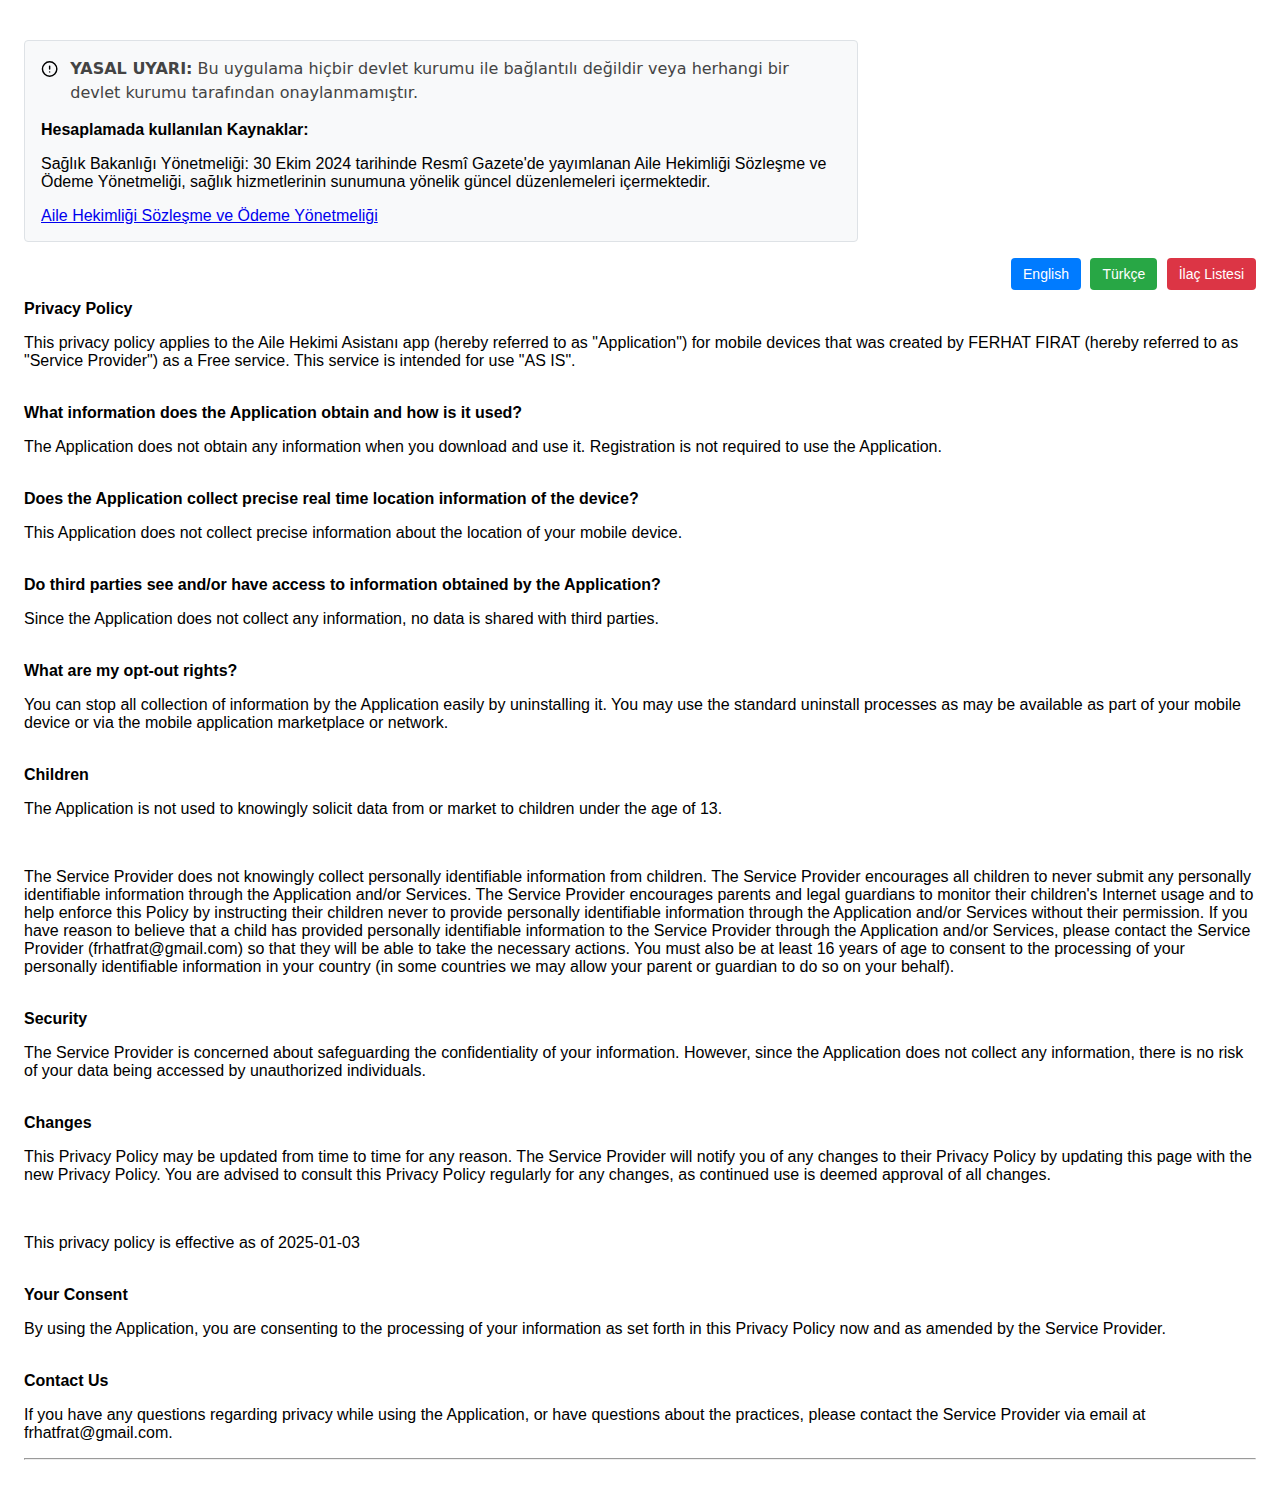
<file: privacy-policy-ahagent.html>
<!DOCTYPE html>
<html>
<head>
  <meta charset='utf-8'>
  <meta name='viewport' content='width=device-width'>
  <title>Privacy Policy</title>
  <style> 
    body { font-family: 'Helvetica Neue', Helvetica, Arial, sans-serif; padding:1em; }
    .lang-buttons { text-align: right; margin-bottom: 10px; }
    .lang-buttons button { 
      padding: 8px 12px; 
      border: none; 
      border-radius: 4px; 
      cursor: pointer; 
      font-size: 14px; 
      margin-left: 5px;
    }
    .english { background-color: #007bff; color: white; }
    .turkish { background-color: #28a745; color: white; }
    .ilac-listesi { background-color: #dc3545; color: white; }
  </style>
</head>
<body>
    <div style="background-color: #f8f9fa; border: 1px solid #dee2e6; border-radius: 4px; padding: 16px; margin: 16px 0; max-width: 800px">
      <div style="display: flex; align-items: start; gap: 12px;">
        <svg xmlns="http://www.w3.org/2000/svg" width="24" height="24" viewBox="0 0 24 24" fill="none" stroke="currentColor" stroke-width="2" stroke-linecap="round" stroke-linejoin="round">
          <circle cx="12" cy="12" r="10"/>
          <line x1="12" y1="8" x2="12" y2="12"/>
          <line x1="12" y1="16" x2="12.01" y2="16"/>
        </svg>
        <p style="margin: 0; font-family: system-ui, -apple-system, sans-serif; color: #444; font-size: 16px; line-height: 1.5;">
          <strong>YASAL UYARI:</strong> Bu uygulama hiçbir devlet kurumu ile bağlantılı değildir veya herhangi bir devlet kurumu tarafından onaylanmamıştır.
        </p>
      </div>
      <p><strong>Hesaplamada kullanılan Kaynaklar:</strong></p>
      <p>Sağlık Bakanlığı Yönetmeliği: 30 Ekim 2024 tarihinde Resmî Gazete'de yayımlanan Aile Hekimliği Sözleşme ve Ödeme Yönetmeliği, sağlık hizmetlerinin sunumuna yönelik güncel düzenlemeleri içermektedir.</p>
      <a href="https://hsgm.saglik.gov.tr/tr/ah-tarama-takip">Aile Hekimliği Sözleşme ve Ödeme Yönetmeliği</a>
    </div>

    <div class="lang-buttons">
      <button class="english" onclick="window.location.href='privacy-policy.html'">English</button>
      <button class="turkish" onclick="window.location.href='https://feroxx.github.io/privacy-policy-tr.html'">Türkçe</button>
      <button class="ilac-listesi" onclick="window.location.href='https://feroxx.github.io/ilac_listesi.html'">İlaç Listesi</button>
    </div>

    <strong>Privacy Policy</strong>
    <p>This privacy policy applies to the Aile Hekimi Asistanı app (hereby referred to as "Application") for mobile devices that was created by FERHAT FIRAT (hereby referred to as "Service Provider") as a Free service. This service is intended for use "AS IS".</p><br>

    <strong>What information does the Application obtain and how is it used?</strong>
    <p>The Application does not obtain any information when you download and use it. Registration is not required to use the Application.</p><br>

    <strong>Does the Application collect precise real time location information of the device?</strong>
    <p>This Application does not collect precise information about the location of your mobile device.</p><br>

    <strong>Do third parties see and/or have access to information obtained by the Application?</strong>
    <p>Since the Application does not collect any information, no data is shared with third parties.</p><br>

    <strong>What are my opt-out rights?</strong>
    <p>You can stop all collection of information by the Application easily by uninstalling it. You may use the standard uninstall processes as may be available as part of your mobile device or via the mobile application marketplace or network.</p><br>

    <strong>Children</strong>
    <p>The Application is not used to knowingly solicit data from or market to children under the age of 13.</p><br>
    
    <p>The Service Provider does not knowingly collect personally identifiable information from children. The Service Provider encourages all children to never submit any personally identifiable information through the Application and/or Services. The Service Provider encourages parents and legal guardians to monitor their children's Internet usage and to help enforce this Policy by instructing their children never to provide personally identifiable information through the Application and/or Services without their permission. If you have reason to believe that a child has provided personally identifiable information to the Service Provider through the Application and/or Services, please contact the Service Provider (frhatfrat@gmail.com) so that they will be able to take the necessary actions. You must also be at least 16 years of age to consent to the processing of your personally identifiable information in your country (in some countries we may allow your parent or guardian to do so on your behalf).</p><br>

    <strong>Security</strong>
    <p>The Service Provider is concerned about safeguarding the confidentiality of your information. However, since the Application does not collect any information, there is no risk of your data being accessed by unauthorized individuals.</p><br>

    <strong>Changes</strong>
    <p>This Privacy Policy may be updated from time to time for any reason. The Service Provider will notify you of any changes to their Privacy Policy by updating this page with the new Privacy Policy. You are advised to consult this Privacy Policy regularly for any changes, as continued use is deemed approval of all changes.</p><br>

    <p>This privacy policy is effective as of 2025-01-03</p><br>

    <strong>Your Consent</strong>
    <p>By using the Application, you are consenting to the processing of your information as set forth in this Privacy Policy now and as amended by the Service Provider.</p><br>

    <strong>Contact Us</strong>
    <p>If you have any questions regarding privacy while using the Application, or have questions about the practices, please contact the Service Provider via email at frhatfrat@gmail.com.</p>

    <hr>
</body>
</html>
</file>
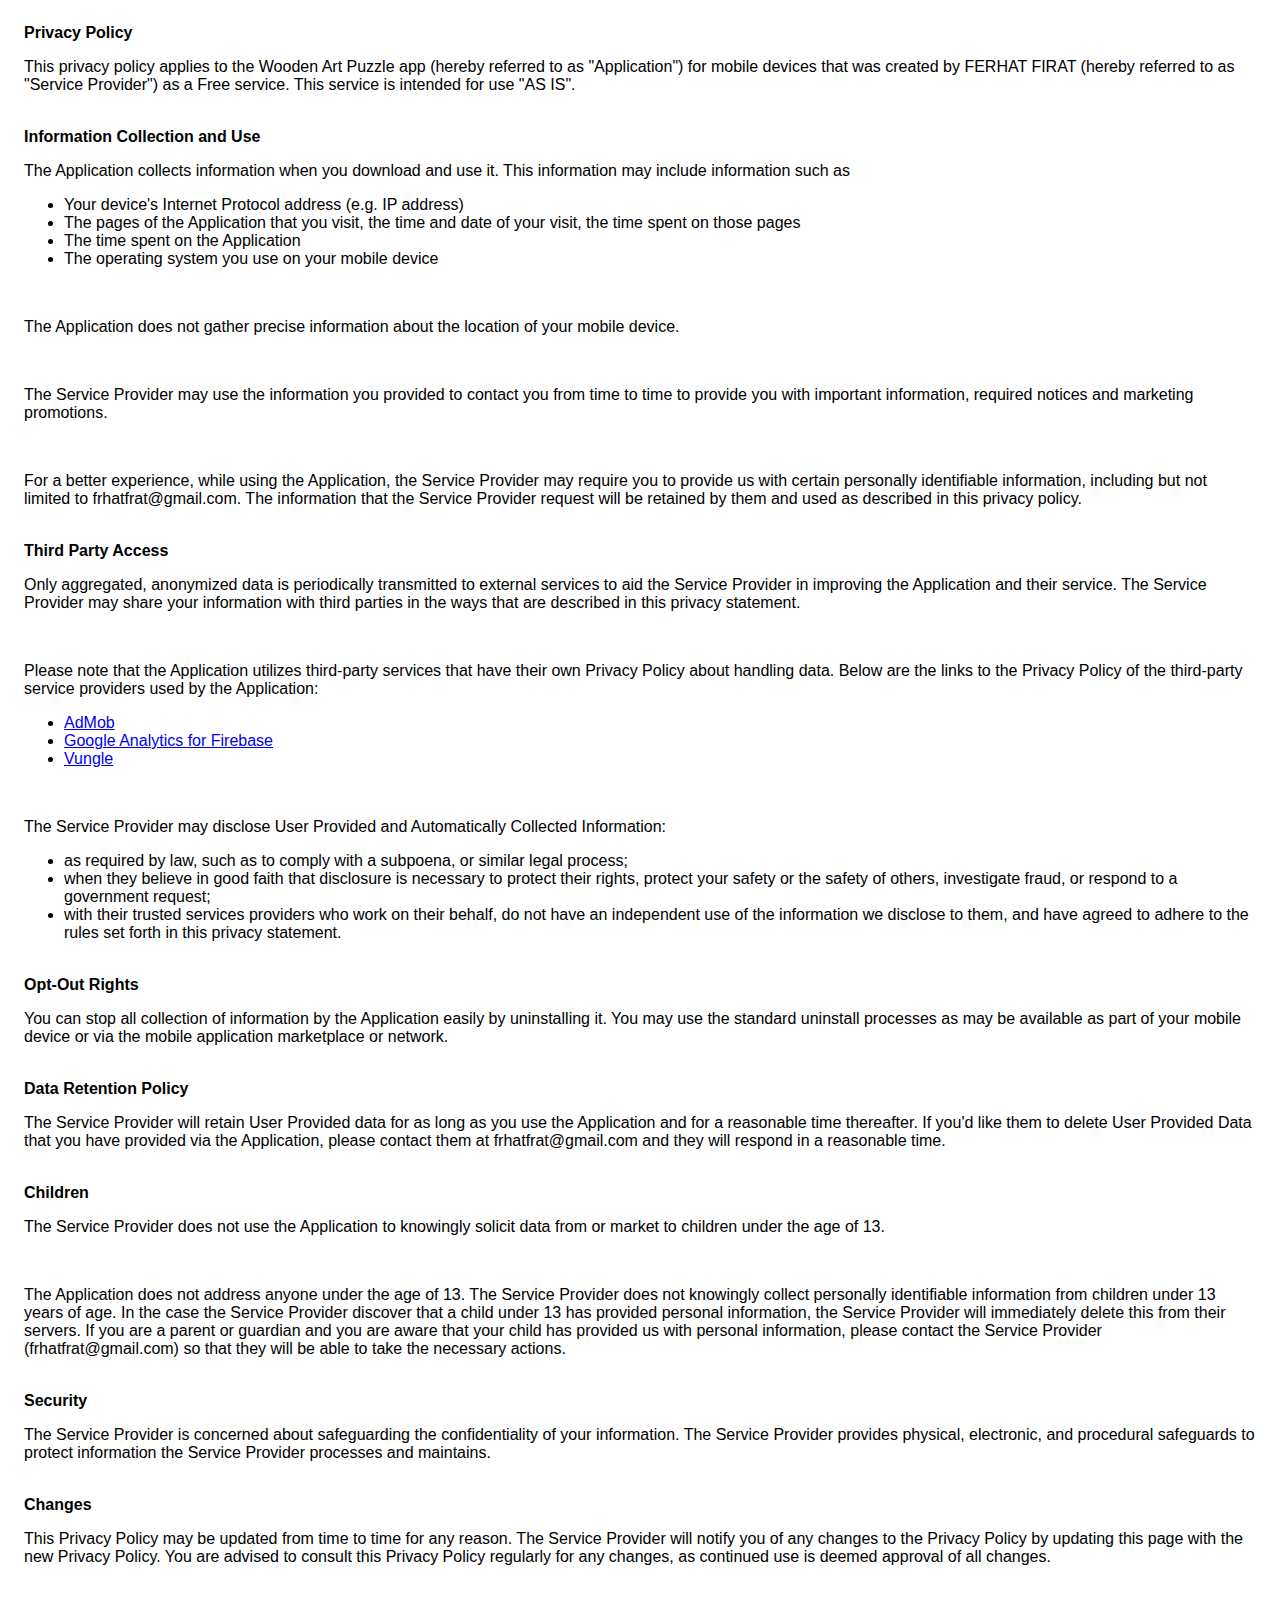
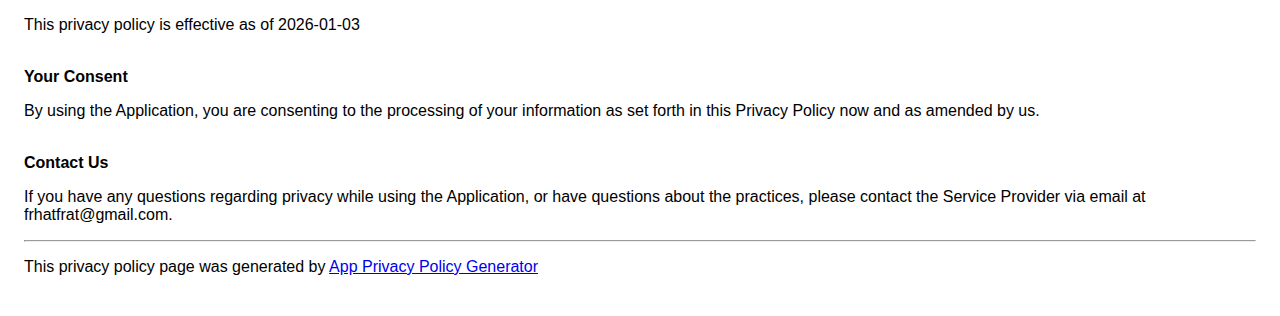
<file: privacy-policy-puzzleit.html>
<!DOCTYPE html>
    <html>
    <head>
      <meta charset='utf-8'>
      <meta name='viewport' content='width=device-width'>
      <title>Privacy Policy</title>
      <style> body { font-family: 'Helvetica Neue', Helvetica, Arial, sans-serif; padding:1em; } </style>
    </head>
    <body>
    <strong>Privacy Policy</strong><p>This privacy policy applies to the Wooden Art Puzzle app (hereby referred to as "Application") for mobile devices that was created by FERHAT FIRAT (hereby referred to as "Service Provider") as a Free service. This service is intended for use "AS IS".</p><br><strong>Information Collection and Use</strong><p>The Application collects information when you download and use it. This information may include information such as </p><ul><li>Your device's Internet Protocol address (e.g. IP address)</li><li>The pages of the Application that you visit, the time and date of your visit, the time spent on those pages</li><li>The time spent on the Application</li><li>The operating system you use on your mobile device</li></ul><p></p><br><p>The Application does not gather precise information about the location of your mobile device.</p><div style="display: none;"><p>The Application collects your device's location, which helps the Service Provider determine your approximate geographical location and make use of in below ways:</p><ul><li>Geolocation Services: The Service Provider utilizes location data to provide features such as personalized content, relevant recommendations, and location-based services.</li><li>Analytics and Improvements: Aggregated and anonymized location data helps the Service Provider to analyze user behavior, identify trends, and improve the overall performance and functionality of the Application.</li><li>Third-Party Services: Periodically, the Service Provider may transmit anonymized location data to external services. These services assist them in enhancing the Application and optimizing their offerings.</li></ul></div><br><p>The Service Provider may use the information you provided to contact you from time to time to provide you with important information, required notices and marketing promotions.</p><br><p>For a better experience, while using the Application, the Service Provider may require you to provide us with certain personally identifiable information, including but not limited to frhatfrat@gmail.com. The information that the Service Provider request will be retained by them and used as described in this privacy policy.</p><br><strong>Third Party Access</strong><p>Only aggregated, anonymized data is periodically transmitted to external services to aid the Service Provider in improving the Application and their service. The Service Provider may share your information with third parties in the ways that are described in this privacy statement.</p><div><br><p>Please note that the Application utilizes third-party services that have their own Privacy Policy about handling data. Below are the links to the Privacy Policy of the third-party service providers used by the Application:</p><ul><li><a href="https://support.google.com/admob/answer/6128543?hl=en" target="_blank" rel="noopener noreferrer">AdMob</a></li><li><a href="https://firebase.google.com/support/privacy" target="_blank" rel="noopener noreferrer">Google Analytics for Firebase</a></li><li><a href="https://vungle.com/privacy/" target="_blank" rel="noopener noreferrer">Vungle</a></li></ul></div><br><p>The Service Provider may disclose User Provided and Automatically Collected Information:</p><ul><li>as required by law, such as to comply with a subpoena, or similar legal process;</li><li>when they believe in good faith that disclosure is necessary to protect their rights, protect your safety or the safety of others, investigate fraud, or respond to a government request;</li><li>with their trusted services providers who work on their behalf, do not have an independent use of the information we disclose to them, and have agreed to adhere to the rules set forth in this privacy statement.</li></ul><p></p><br><!----><strong>Opt-Out Rights</strong><p>You can stop all collection of information by the Application easily by uninstalling it. You may use the standard uninstall processes as may be available as part of your mobile device or via the mobile application marketplace or network.</p><br><strong>Data Retention Policy</strong><p>The Service Provider will retain User Provided data for as long as you use the Application and for a reasonable time thereafter. If you'd like them to delete User Provided Data that you have provided via the Application, please contact them at frhatfrat@gmail.com and they will respond in a reasonable time.</p><br><strong>Children</strong><p>The Service Provider does not use the Application to knowingly solicit data from or market to children under the age of 13.</p><div><br><p>The Application does not address anyone under the age of 13. The Service Provider does not knowingly collect personally identifiable information from children under 13 years of age. In the case the Service Provider discover that a child under 13 has provided personal information, the Service Provider will immediately delete this from their servers. If you are a parent or guardian and you are aware that your child has provided us with personal information, please contact the Service Provider (frhatfrat@gmail.com) so that they will be able to take the necessary actions.</p></div><!----><br><strong>Security</strong><p>The Service Provider is concerned about safeguarding the confidentiality of your information. The Service Provider provides physical, electronic, and procedural safeguards to protect information the Service Provider processes and maintains.</p><br><strong>Changes</strong><p>This Privacy Policy may be updated from time to time for any reason. The Service Provider will notify you of any changes to the Privacy Policy by updating this page with the new Privacy Policy. You are advised to consult this Privacy Policy regularly for any changes, as continued use is deemed approval of all changes.</p><br><p>This privacy policy is effective as of 2026-01-03</p><br><strong>Your Consent</strong><p>By using the Application, you are consenting to the processing of your information as set forth in this Privacy Policy now and as amended by us.</p><br><strong>Contact Us</strong><p>If you have any questions regarding privacy while using the Application, or have questions about the practices, please contact the Service Provider via email at frhatfrat@gmail.com.</p><hr><p>This privacy policy page was generated by <a href="https://app-privacy-policy-generator.nisrulz.com/" target="_blank" rel="noopener noreferrer">App Privacy Policy Generator</a></p>
    </body>
    </html>
</file>
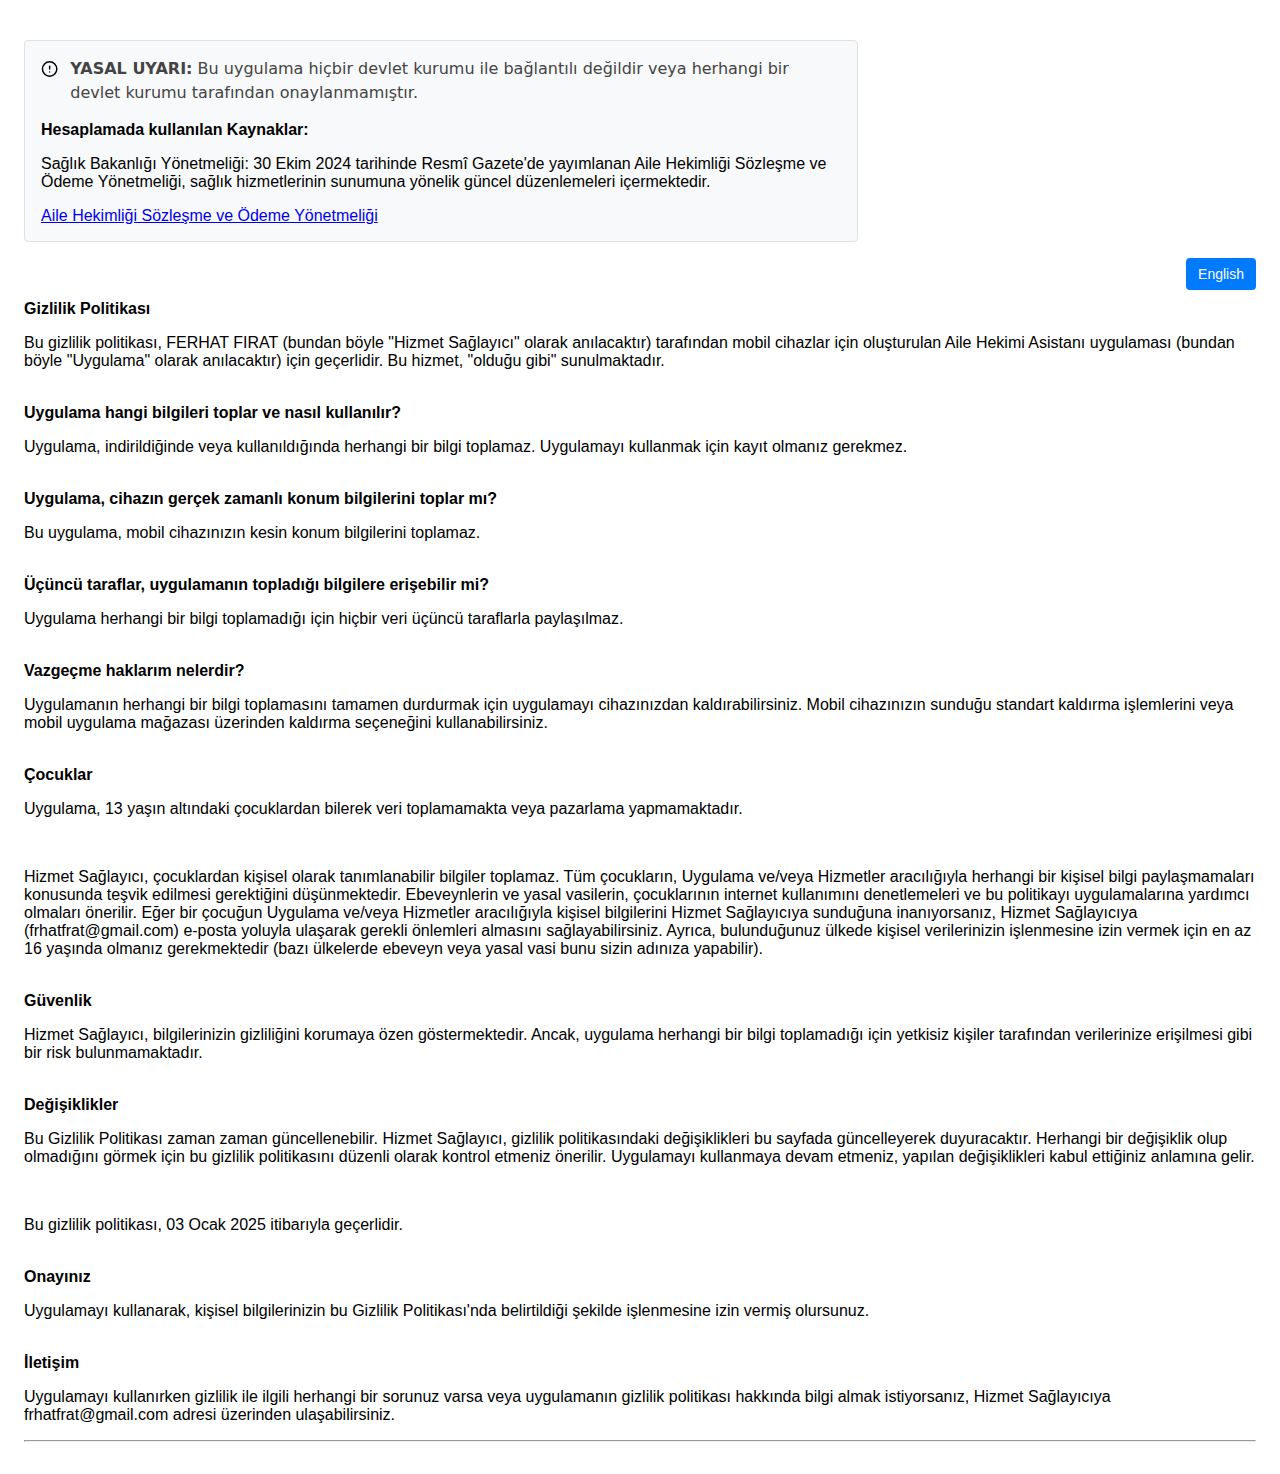
<file: privacy-policy-tr-agent.html>
<!DOCTYPE html>
<html>
<head>
  <meta charset='utf-8'>
  <meta name='viewport' content='width=device-width'>
  <title>Gizlilik Politikası</title>
  <style> 
    body { font-family: 'Helvetica Neue', Helvetica, Arial, sans-serif; padding:1em; }
    .lang-buttons { text-align: right; margin-bottom: 10px; }
    .lang-buttons button { 
      padding: 8px 12px; 
      border: none; 
      border-radius: 4px; 
      cursor: pointer; 
      font-size: 14px; 
      margin-left: 5px;
      background-color: #007bff; 
      color: white;
    }
  </style>
</head>
<body>
    <div style="background-color: #f8f9fa; border: 1px solid #dee2e6; border-radius: 4px; padding: 16px; margin: 16px 0; max-width: 800px">
      <div style="display: flex; align-items: start; gap: 12px;">
        <svg xmlns="http://www.w3.org/2000/svg" width="24" height="24" viewBox="0 0 24 24" fill="none" stroke="currentColor" stroke-width="2" stroke-linecap="round" stroke-linejoin="round">
          <circle cx="12" cy="12" r="10"/>
          <line x1="12" y1="8" x2="12" y2="12"/>
          <line x1="12" y1="16" x2="12.01" y2="16"/>
        </svg>
        <p style="margin: 0; font-family: system-ui, -apple-system, sans-serif; color: #444; font-size: 16px; line-height: 1.5;">
          <strong>YASAL UYARI:</strong> Bu uygulama hiçbir devlet kurumu ile bağlantılı değildir veya herhangi bir devlet kurumu tarafından onaylanmamıştır.
        </p>
      </div>
      <p><strong>Hesaplamada kullanılan Kaynaklar:</strong></p>
      <p>Sağlık Bakanlığı Yönetmeliği: 30 Ekim 2024 tarihinde Resmî Gazete'de yayımlanan Aile Hekimliği Sözleşme ve Ödeme Yönetmeliği, sağlık hizmetlerinin sunumuna yönelik güncel düzenlemeleri içermektedir.</p>
      <a href="https://hsgm.saglik.gov.tr/tr/ah-tarama-takip">Aile Hekimliği Sözleşme ve Ödeme Yönetmeliği</a>
    </div>

    <div class="lang-buttons">
      <button onclick="window.location.href='https://feroxx.github.io/privacy-policy.html'">English</button>
    </div>

    <strong>Gizlilik Politikası</strong>
    <p>Bu gizlilik politikası, FERHAT FIRAT (bundan böyle "Hizmet Sağlayıcı" olarak anılacaktır) tarafından mobil cihazlar için oluşturulan Aile Hekimi Asistanı uygulaması (bundan böyle "Uygulama" olarak anılacaktır) için geçerlidir. Bu hizmet, "olduğu gibi" sunulmaktadır.</p><br>

    <strong>Uygulama hangi bilgileri toplar ve nasıl kullanılır?</strong>
    <p>Uygulama, indirildiğinde veya kullanıldığında herhangi bir bilgi toplamaz. Uygulamayı kullanmak için kayıt olmanız gerekmez.</p><br>

    <strong>Uygulama, cihazın gerçek zamanlı konum bilgilerini toplar mı?</strong>
    <p>Bu uygulama, mobil cihazınızın kesin konum bilgilerini toplamaz.</p><br>

    <strong>Üçüncü taraflar, uygulamanın topladığı bilgilere erişebilir mi?</strong>
    <p>Uygulama herhangi bir bilgi toplamadığı için hiçbir veri üçüncü taraflarla paylaşılmaz.</p><br>

    <strong>Vazgeçme haklarım nelerdir?</strong>
    <p>Uygulamanın herhangi bir bilgi toplamasını tamamen durdurmak için uygulamayı cihazınızdan kaldırabilirsiniz. Mobil cihazınızın sunduğu standart kaldırma işlemlerini veya mobil uygulama mağazası üzerinden kaldırma seçeneğini kullanabilirsiniz.</p><br>

    <strong>Çocuklar</strong>
    <p>Uygulama, 13 yaşın altındaki çocuklardan bilerek veri toplamamakta veya pazarlama yapmamaktadır.</p><br>
    
    <p>Hizmet Sağlayıcı, çocuklardan kişisel olarak tanımlanabilir bilgiler toplamaz. Tüm çocukların, Uygulama ve/veya Hizmetler aracılığıyla herhangi bir kişisel bilgi paylaşmamaları konusunda teşvik edilmesi gerektiğini düşünmektedir. Ebeveynlerin ve yasal vasilerin, çocuklarının internet kullanımını denetlemeleri ve bu politikayı uygulamalarına yardımcı olmaları önerilir. Eğer bir çocuğun Uygulama ve/veya Hizmetler aracılığıyla kişisel bilgilerini Hizmet Sağlayıcıya sunduğuna inanıyorsanız, Hizmet Sağlayıcıya (frhatfrat@gmail.com) e-posta yoluyla ulaşarak gerekli önlemleri almasını sağlayabilirsiniz. Ayrıca, bulunduğunuz ülkede kişisel verilerinizin işlenmesine izin vermek için en az 16 yaşında olmanız gerekmektedir (bazı ülkelerde ebeveyn veya yasal vasi bunu sizin adınıza yapabilir).</p><br>

    <strong>Güvenlik</strong>
    <p>Hizmet Sağlayıcı, bilgilerinizin gizliliğini korumaya özen göstermektedir. Ancak, uygulama herhangi bir bilgi toplamadığı için yetkisiz kişiler tarafından verilerinize erişilmesi gibi bir risk bulunmamaktadır.</p><br>

    <strong>Değişiklikler</strong>
    <p>Bu Gizlilik Politikası zaman zaman güncellenebilir. Hizmet Sağlayıcı, gizlilik politikasındaki değişiklikleri bu sayfada güncelleyerek duyuracaktır. Herhangi bir değişiklik olup olmadığını görmek için bu gizlilik politikasını düzenli olarak kontrol etmeniz önerilir. Uygulamayı kullanmaya devam etmeniz, yapılan değişiklikleri kabul ettiğiniz anlamına gelir.</p><br>

    <p>Bu gizlilik politikası, 03 Ocak 2025 itibarıyla geçerlidir.</p><br>

    <strong>Onayınız</strong>
    <p>Uygulamayı kullanarak, kişisel bilgilerinizin bu Gizlilik Politikası'nda belirtildiği şekilde işlenmesine izin vermiş olursunuz.</p><br>

    <strong>İletişim</strong>
    <p>Uygulamayı kullanırken gizlilik ile ilgili herhangi bir sorunuz varsa veya uygulamanın gizlilik politikası hakkında bilgi almak istiyorsanız, Hizmet Sağlayıcıya frhatfrat@gmail.com adresi üzerinden ulaşabilirsiniz.</p>

    <hr>
</body>
</html>
</file>
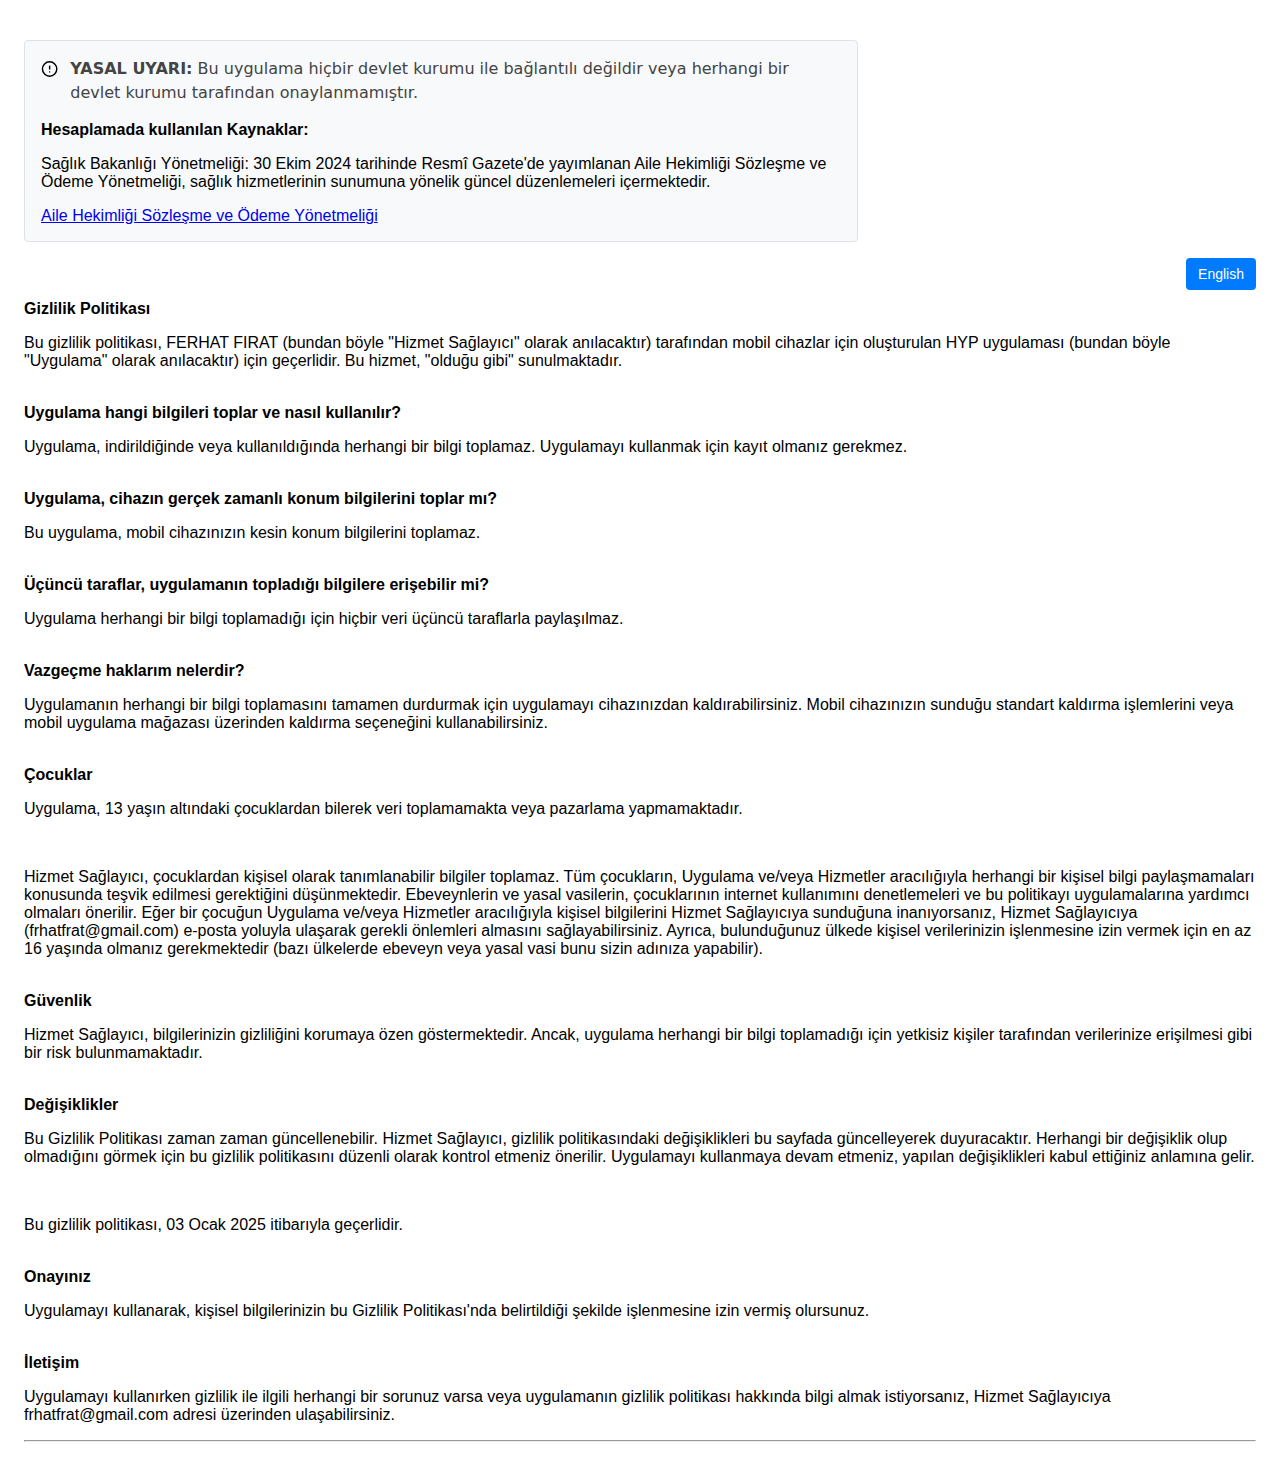
<file: privacy-policy-tr.html>
<!DOCTYPE html>
<html>
<head>
  <meta charset='utf-8'>
  <meta name='viewport' content='width=device-width'>
  <title>Gizlilik Politikası</title>
  <style> 
    body { font-family: 'Helvetica Neue', Helvetica, Arial, sans-serif; padding:1em; }
    .lang-buttons { text-align: right; margin-bottom: 10px; }
    .lang-buttons button { 
      padding: 8px 12px; 
      border: none; 
      border-radius: 4px; 
      cursor: pointer; 
      font-size: 14px; 
      margin-left: 5px;
      background-color: #007bff; 
      color: white;
    }
  </style>
</head>
<body>
    <div style="background-color: #f8f9fa; border: 1px solid #dee2e6; border-radius: 4px; padding: 16px; margin: 16px 0; max-width: 800px">
      <div style="display: flex; align-items: start; gap: 12px;">
        <svg xmlns="http://www.w3.org/2000/svg" width="24" height="24" viewBox="0 0 24 24" fill="none" stroke="currentColor" stroke-width="2" stroke-linecap="round" stroke-linejoin="round">
          <circle cx="12" cy="12" r="10"/>
          <line x1="12" y1="8" x2="12" y2="12"/>
          <line x1="12" y1="16" x2="12.01" y2="16"/>
        </svg>
        <p style="margin: 0; font-family: system-ui, -apple-system, sans-serif; color: #444; font-size: 16px; line-height: 1.5;">
          <strong>YASAL UYARI:</strong> Bu uygulama hiçbir devlet kurumu ile bağlantılı değildir veya herhangi bir devlet kurumu tarafından onaylanmamıştır.
        </p>
      </div>
      <p><strong>Hesaplamada kullanılan Kaynaklar:</strong></p>
      <p>Sağlık Bakanlığı Yönetmeliği: 30 Ekim 2024 tarihinde Resmî Gazete'de yayımlanan Aile Hekimliği Sözleşme ve Ödeme Yönetmeliği, sağlık hizmetlerinin sunumuna yönelik güncel düzenlemeleri içermektedir.</p>
      <a href="https://hsgm.saglik.gov.tr/tr/ah-tarama-takip">Aile Hekimliği Sözleşme ve Ödeme Yönetmeliği</a>
    </div>

    <div class="lang-buttons">
      <button onclick="window.location.href='https://feroxx.github.io/privacy-policy.html'">English</button>
    </div>

    <strong>Gizlilik Politikası</strong>
    <p>Bu gizlilik politikası, FERHAT FIRAT (bundan böyle "Hizmet Sağlayıcı" olarak anılacaktır) tarafından mobil cihazlar için oluşturulan HYP uygulaması (bundan böyle "Uygulama" olarak anılacaktır) için geçerlidir. Bu hizmet, "olduğu gibi" sunulmaktadır.</p><br>

    <strong>Uygulama hangi bilgileri toplar ve nasıl kullanılır?</strong>
    <p>Uygulama, indirildiğinde veya kullanıldığında herhangi bir bilgi toplamaz. Uygulamayı kullanmak için kayıt olmanız gerekmez.</p><br>

    <strong>Uygulama, cihazın gerçek zamanlı konum bilgilerini toplar mı?</strong>
    <p>Bu uygulama, mobil cihazınızın kesin konum bilgilerini toplamaz.</p><br>

    <strong>Üçüncü taraflar, uygulamanın topladığı bilgilere erişebilir mi?</strong>
    <p>Uygulama herhangi bir bilgi toplamadığı için hiçbir veri üçüncü taraflarla paylaşılmaz.</p><br>

    <strong>Vazgeçme haklarım nelerdir?</strong>
    <p>Uygulamanın herhangi bir bilgi toplamasını tamamen durdurmak için uygulamayı cihazınızdan kaldırabilirsiniz. Mobil cihazınızın sunduğu standart kaldırma işlemlerini veya mobil uygulama mağazası üzerinden kaldırma seçeneğini kullanabilirsiniz.</p><br>

    <strong>Çocuklar</strong>
    <p>Uygulama, 13 yaşın altındaki çocuklardan bilerek veri toplamamakta veya pazarlama yapmamaktadır.</p><br>
    
    <p>Hizmet Sağlayıcı, çocuklardan kişisel olarak tanımlanabilir bilgiler toplamaz. Tüm çocukların, Uygulama ve/veya Hizmetler aracılığıyla herhangi bir kişisel bilgi paylaşmamaları konusunda teşvik edilmesi gerektiğini düşünmektedir. Ebeveynlerin ve yasal vasilerin, çocuklarının internet kullanımını denetlemeleri ve bu politikayı uygulamalarına yardımcı olmaları önerilir. Eğer bir çocuğun Uygulama ve/veya Hizmetler aracılığıyla kişisel bilgilerini Hizmet Sağlayıcıya sunduğuna inanıyorsanız, Hizmet Sağlayıcıya (frhatfrat@gmail.com) e-posta yoluyla ulaşarak gerekli önlemleri almasını sağlayabilirsiniz. Ayrıca, bulunduğunuz ülkede kişisel verilerinizin işlenmesine izin vermek için en az 16 yaşında olmanız gerekmektedir (bazı ülkelerde ebeveyn veya yasal vasi bunu sizin adınıza yapabilir).</p><br>

    <strong>Güvenlik</strong>
    <p>Hizmet Sağlayıcı, bilgilerinizin gizliliğini korumaya özen göstermektedir. Ancak, uygulama herhangi bir bilgi toplamadığı için yetkisiz kişiler tarafından verilerinize erişilmesi gibi bir risk bulunmamaktadır.</p><br>

    <strong>Değişiklikler</strong>
    <p>Bu Gizlilik Politikası zaman zaman güncellenebilir. Hizmet Sağlayıcı, gizlilik politikasındaki değişiklikleri bu sayfada güncelleyerek duyuracaktır. Herhangi bir değişiklik olup olmadığını görmek için bu gizlilik politikasını düzenli olarak kontrol etmeniz önerilir. Uygulamayı kullanmaya devam etmeniz, yapılan değişiklikleri kabul ettiğiniz anlamına gelir.</p><br>

    <p>Bu gizlilik politikası, 03 Ocak 2025 itibarıyla geçerlidir.</p><br>

    <strong>Onayınız</strong>
    <p>Uygulamayı kullanarak, kişisel bilgilerinizin bu Gizlilik Politikası'nda belirtildiği şekilde işlenmesine izin vermiş olursunuz.</p><br>

    <strong>İletişim</strong>
    <p>Uygulamayı kullanırken gizlilik ile ilgili herhangi bir sorunuz varsa veya uygulamanın gizlilik politikası hakkında bilgi almak istiyorsanız, Hizmet Sağlayıcıya frhatfrat@gmail.com adresi üzerinden ulaşabilirsiniz.</p>

    <hr>
</body>
</html>
</file>
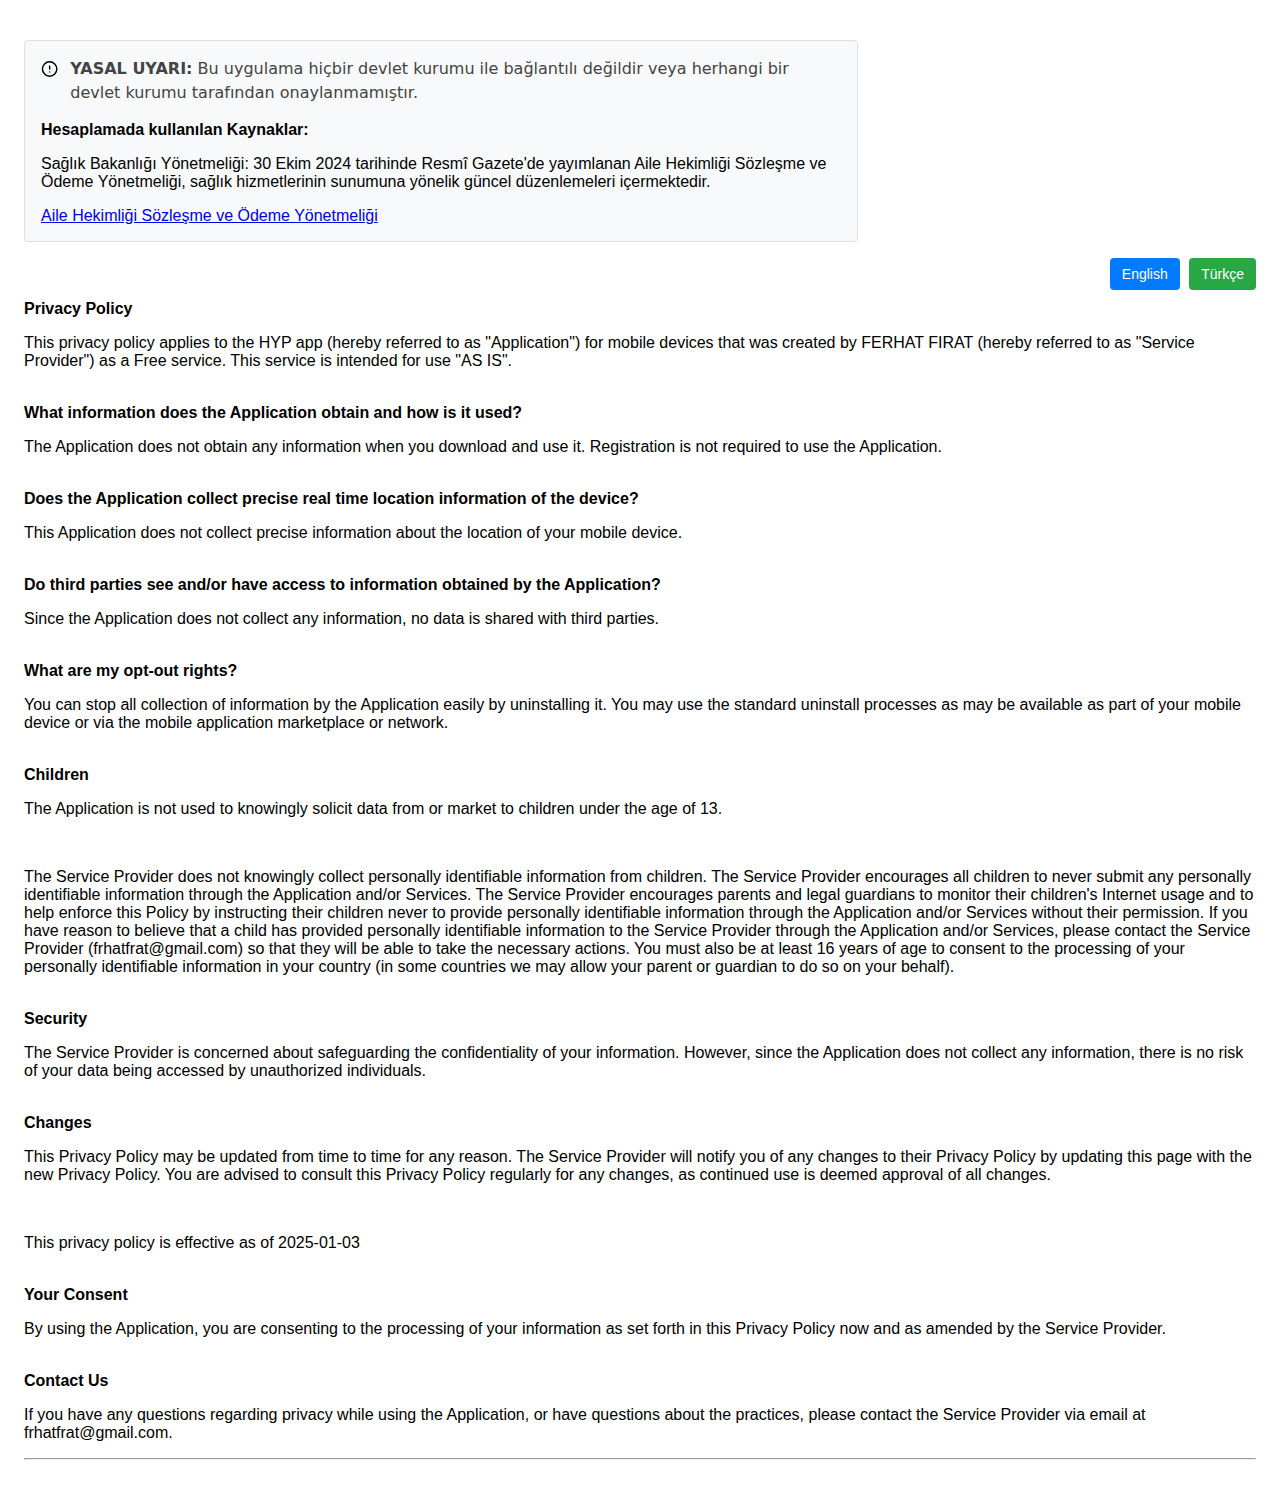
<file: privacy-policy.html>
<!DOCTYPE html>
<html>
<head>
  <meta charset='utf-8'>
  <meta name='viewport' content='width=device-width'>
  <title>Privacy Policy</title>
  <style> 
    body { font-family: 'Helvetica Neue', Helvetica, Arial, sans-serif; padding:1em; }
    .lang-buttons { text-align: right; margin-bottom: 10px; }
    .lang-buttons button { 
      padding: 8px 12px; 
      border: none; 
      border-radius: 4px; 
      cursor: pointer; 
      font-size: 14px; 
      margin-left: 5px;
    }
    .english { background-color: #007bff; color: white; }
    .turkish { background-color: #28a745; color: white; }
  </style>
</head>
<body>
    <div style="background-color: #f8f9fa; border: 1px solid #dee2e6; border-radius: 4px; padding: 16px; margin: 16px 0; max-width: 800px">
      <div style="display: flex; align-items: start; gap: 12px;">
        <svg xmlns="http://www.w3.org/2000/svg" width="24" height="24" viewBox="0 0 24 24" fill="none" stroke="currentColor" stroke-width="2" stroke-linecap="round" stroke-linejoin="round">
          <circle cx="12" cy="12" r="10"/>
          <line x1="12" y1="8" x2="12" y2="12"/>
          <line x1="12" y1="16" x2="12.01" y2="16"/>
        </svg>
        <p style="margin: 0; font-family: system-ui, -apple-system, sans-serif; color: #444; font-size: 16px; line-height: 1.5;">
          <strong>YASAL UYARI:</strong> Bu uygulama hiçbir devlet kurumu ile bağlantılı değildir veya herhangi bir devlet kurumu tarafından onaylanmamıştır.
        </p>
      </div>
      <p><strong>Hesaplamada kullanılan Kaynaklar:</strong></p>
      <p>Sağlık Bakanlığı Yönetmeliği: 30 Ekim 2024 tarihinde Resmî Gazete'de yayımlanan Aile Hekimliği Sözleşme ve Ödeme Yönetmeliği, sağlık hizmetlerinin sunumuna yönelik güncel düzenlemeleri içermektedir.</p>
      <a href="https://hsgm.saglik.gov.tr/tr/ah-tarama-takip">Aile Hekimliği Sözleşme ve Ödeme Yönetmeliği</a>
    </div>

    <div class="lang-buttons">
      <button class="english" onclick="window.location.href='privacy-policy.html'">English</button>
      <button class="turkish" onclick="window.location.href='https://feroxx.github.io/privacy-policy-tr.html'">Türkçe</button>
    </div>

    <strong>Privacy Policy</strong>
    <p>This privacy policy applies to the HYP app (hereby referred to as "Application") for mobile devices that was created by FERHAT FIRAT (hereby referred to as "Service Provider") as a Free service. This service is intended for use "AS IS".</p><br>

    <strong>What information does the Application obtain and how is it used?</strong>
    <p>The Application does not obtain any information when you download and use it. Registration is not required to use the Application.</p><br>

    <strong>Does the Application collect precise real time location information of the device?</strong>
    <p>This Application does not collect precise information about the location of your mobile device.</p><br>

    <strong>Do third parties see and/or have access to information obtained by the Application?</strong>
    <p>Since the Application does not collect any information, no data is shared with third parties.</p><br>

    <strong>What are my opt-out rights?</strong>
    <p>You can stop all collection of information by the Application easily by uninstalling it. You may use the standard uninstall processes as may be available as part of your mobile device or via the mobile application marketplace or network.</p><br>

    <strong>Children</strong>
    <p>The Application is not used to knowingly solicit data from or market to children under the age of 13.</p><br>
    
    <p>The Service Provider does not knowingly collect personally identifiable information from children. The Service Provider encourages all children to never submit any personally identifiable information through the Application and/or Services. The Service Provider encourages parents and legal guardians to monitor their children's Internet usage and to help enforce this Policy by instructing their children never to provide personally identifiable information through the Application and/or Services without their permission. If you have reason to believe that a child has provided personally identifiable information to the Service Provider through the Application and/or Services, please contact the Service Provider (frhatfrat@gmail.com) so that they will be able to take the necessary actions. You must also be at least 16 years of age to consent to the processing of your personally identifiable information in your country (in some countries we may allow your parent or guardian to do so on your behalf).</p><br>

    <strong>Security</strong>
    <p>The Service Provider is concerned about safeguarding the confidentiality of your information. However, since the Application does not collect any information, there is no risk of your data being accessed by unauthorized individuals.</p><br>

    <strong>Changes</strong>
    <p>This Privacy Policy may be updated from time to time for any reason. The Service Provider will notify you of any changes to their Privacy Policy by updating this page with the new Privacy Policy. You are advised to consult this Privacy Policy regularly for any changes, as continued use is deemed approval of all changes.</p><br>

    <p>This privacy policy is effective as of 2025-01-03</p><br>

    <strong>Your Consent</strong>
    <p>By using the Application, you are consenting to the processing of your information as set forth in this Privacy Policy now and as amended by the Service Provider.</p><br>

    <strong>Contact Us</strong>
    <p>If you have any questions regarding privacy while using the Application, or have questions about the practices, please contact the Service Provider via email at frhatfrat@gmail.com.</p>

    <hr>
</body>
</html>
</file>
